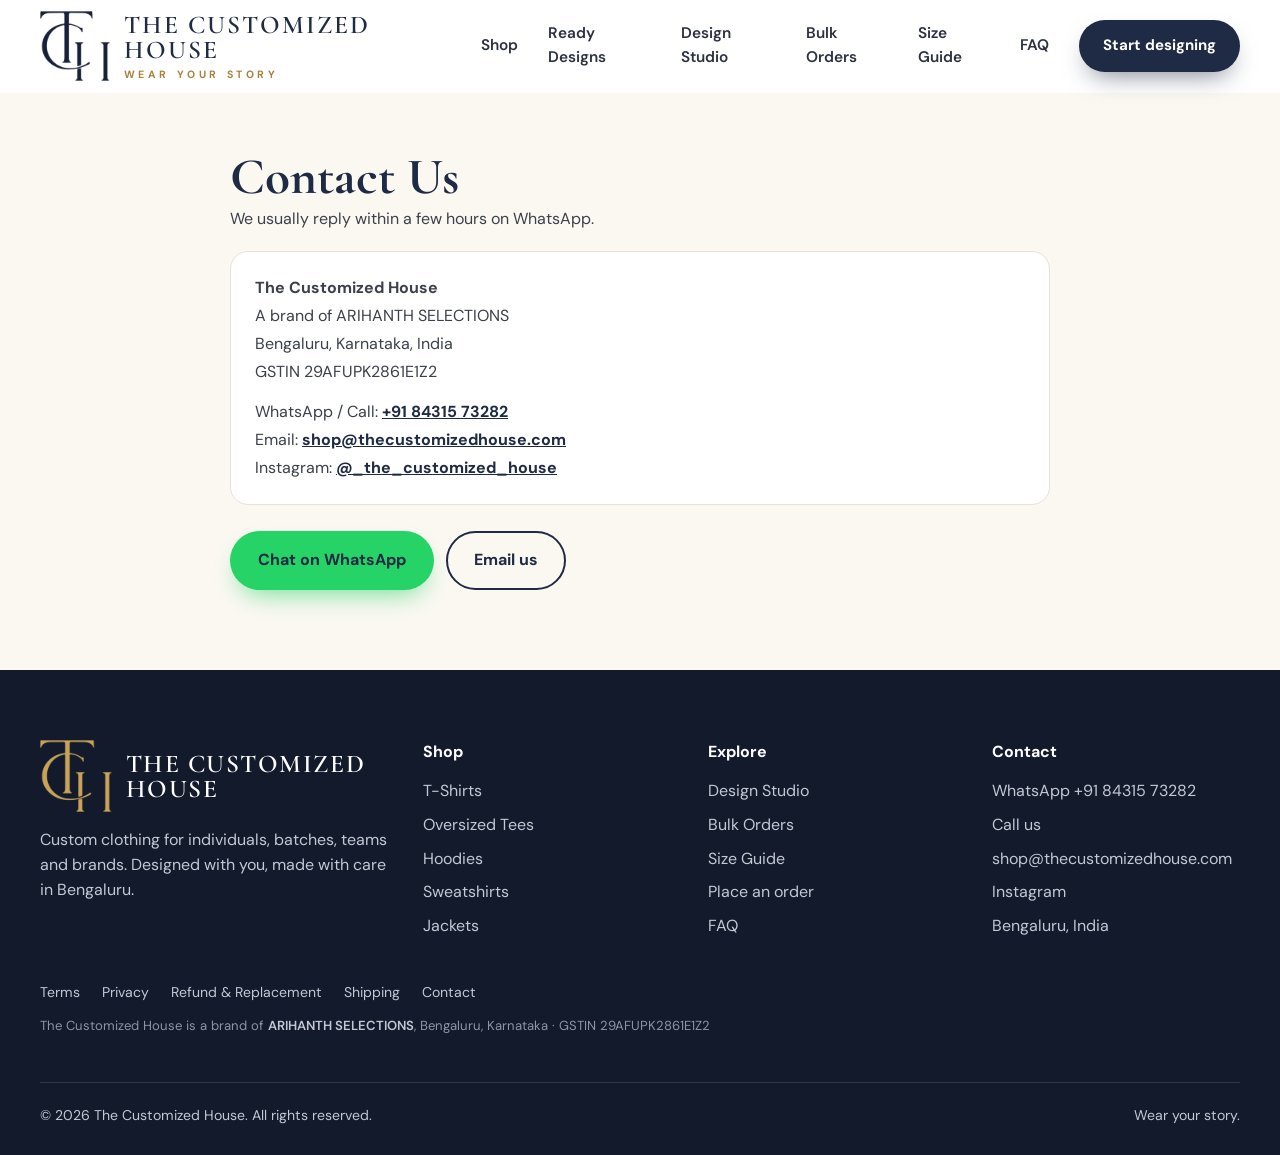
<file: contact.html>
<!DOCTYPE html>
<html lang="en" class="js">
<head>
<meta charset="UTF-8">
<meta name="viewport" content="width=device-width, initial-scale=1.0">
<title>Contact Us - The Customized House</title>
<meta name="description" content="Contact Us - The Customized House, a brand of ARIHANTH SELECTIONS, Bengaluru.">
<meta property="og:title" content="The Customized House - Wear Your Story">
<meta property="og:description" content="Custom clothing for individuals, batches, teams and brands. Design it live, see it before you pay.">
<meta property="og:image" content="assets/hero.jpg">
<meta name="theme-color" content="#1F2A44">
<link rel="icon" type="image/png" href="assets/favicon.png">
<link rel="preconnect" href="https://fonts.googleapis.com">
<link rel="preconnect" href="https://fonts.gstatic.com" crossorigin>
<link href="https://fonts.googleapis.com/css2?family=Cormorant+Garamond:ital,wght@0,500;0,600;1,500&family=DM+Sans:opsz,wght@9..40,400;9..40,500;9..40,600;9..40,700;9..40,800&display=swap" rel="stylesheet">
<link rel="stylesheet" href="css/style.css?v=20261115d">

<script src="js/pixel.js?v=20261116"></script>
</head>
<body>
<header id="hdr">
  <div class="container nav">
    <a href="index.html" class="brand" aria-label="The Customized House home">
      <img src="assets/logo-navy.png" alt="The Customized House logo">
      <div class="wm"><b>THE CUSTOMIZED HOUSE</b><span>WEAR YOUR STORY</span></div>
    </a>
    <nav class="links" id="links">
      <a href="shop.html">Shop</a>
      <a href="https://shop.thecustomizedhouse.com" target="_blank" rel="noopener">Ready Designs</a>
      <a href="studio.html">Design Studio</a>
      <a href="index.html#bulk">Bulk Orders</a>
      <a href="index.html#sizes">Size Guide</a>
      <a href="index.html#faq">FAQ</a>
      <a class="btn btn-primary" href="studio.html">Start designing</a>
    </nav>
    <button class="menu-btn" id="menuBtn" aria-label="Open menu"><span></span><span></span><span></span></button>
  </div>
</header>

<section class="policy">
  <div class="container">
    <h1>Contact Us</h1>
    
    
<p>We usually reply within a few hours on WhatsApp.</p>
<div class="box">
<p><b>The Customized House</b><br>A brand of ARIHANTH SELECTIONS<br>Bengaluru, Karnataka, India<br>GSTIN 29AFUPK2861E1Z2</p>
<p style="margin-top:12px">WhatsApp / Call: <a href="https://wa.me/918431573282" target="_blank" rel="noopener">+91 84315 73282</a><br>Email: <a href="mailto:shop@thecustomizedhouse.com">shop@thecustomizedhouse.com</a><br>Instagram: <a href="https://www.instagram.com/_the_customized_house" target="_blank" rel="noopener">@_the_customized_house</a></p>
</div>
<div class="acts"><a class="btn btn-wa" href="https://wa.me/918431573282?text=Hi%20The%20Customized%20House" target="_blank" rel="noopener">Chat on WhatsApp</a><a class="btn btn-ghost" href="mailto:shop@thecustomizedhouse.com">Email us</a></div>
  </div>
</section>

<footer>
  <div class="container">
    <div class="foot">
      <div>
        <div class="fb"><img src="assets/logo-gold.png" alt="The Customized House"><b>THE CUSTOMIZED<br>HOUSE</b></div>
        <p>Custom clothing for individuals, batches, teams and brands. Designed with you, made with care in Bengaluru.</p>
      </div>
      <div><h4>Shop</h4><a href="shop.html?c=tshirt">T-Shirts</a><a href="shop.html?c=oversized">Oversized Tees</a><a href="shop.html?c=hoodie">Hoodies</a><a href="shop.html?c=sweatshirt">Sweatshirts</a><a href="shop.html?c=jacket">Jackets</a></div>
      <div><h4>Explore</h4><a href="studio.html">Design Studio</a><a href="index.html#bulk">Bulk Orders</a><a href="index.html#sizes">Size Guide</a><a href="index.html#order">Place an order</a><a href="index.html#faq">FAQ</a></div>
      <div><h4>Contact</h4><a href="https://wa.me/918431573282" target="_blank" rel="noopener">WhatsApp +91 84315 73282</a><a href="tel:+918431573282">Call us</a><a href="mailto:shop@thecustomizedhouse.com?subject=Order%20enquiry%20-%20The%20Customized%20House">shop@thecustomizedhouse.com</a><a href="https://www.instagram.com/_the_customized_house" target="_blank" rel="noopener">Instagram</a><a>Bengaluru, India</a></div>
    </div>
    <div class="legal-links"><a href="terms.html">Terms</a><a href="privacy.html">Privacy</a><a href="refund-policy.html">Refund &amp; Replacement</a><a href="shipping-policy.html">Shipping</a><a href="contact.html">Contact</a></div>
    <p class="legal-entity">The Customized House is a brand of <b>ARIHANTH SELECTIONS</b>, Bengaluru, Karnataka &middot; GSTIN 29AFUPK2861E1Z2</p>
    <div class="foot-bottom"><span>© <span id="yr">2026</span> The Customized House. All rights reserved.</span><span>Wear your story.</span></div>
  </div>
</footer>
<script>
document.getElementById('menuBtn')&&document.getElementById('menuBtn').addEventListener('click',()=>document.getElementById('links').classList.toggle('open'));
document.getElementById('yr')&&(document.getElementById('yr').textContent=new Date().getFullYear());
</script>
</body>
</html>
</file>
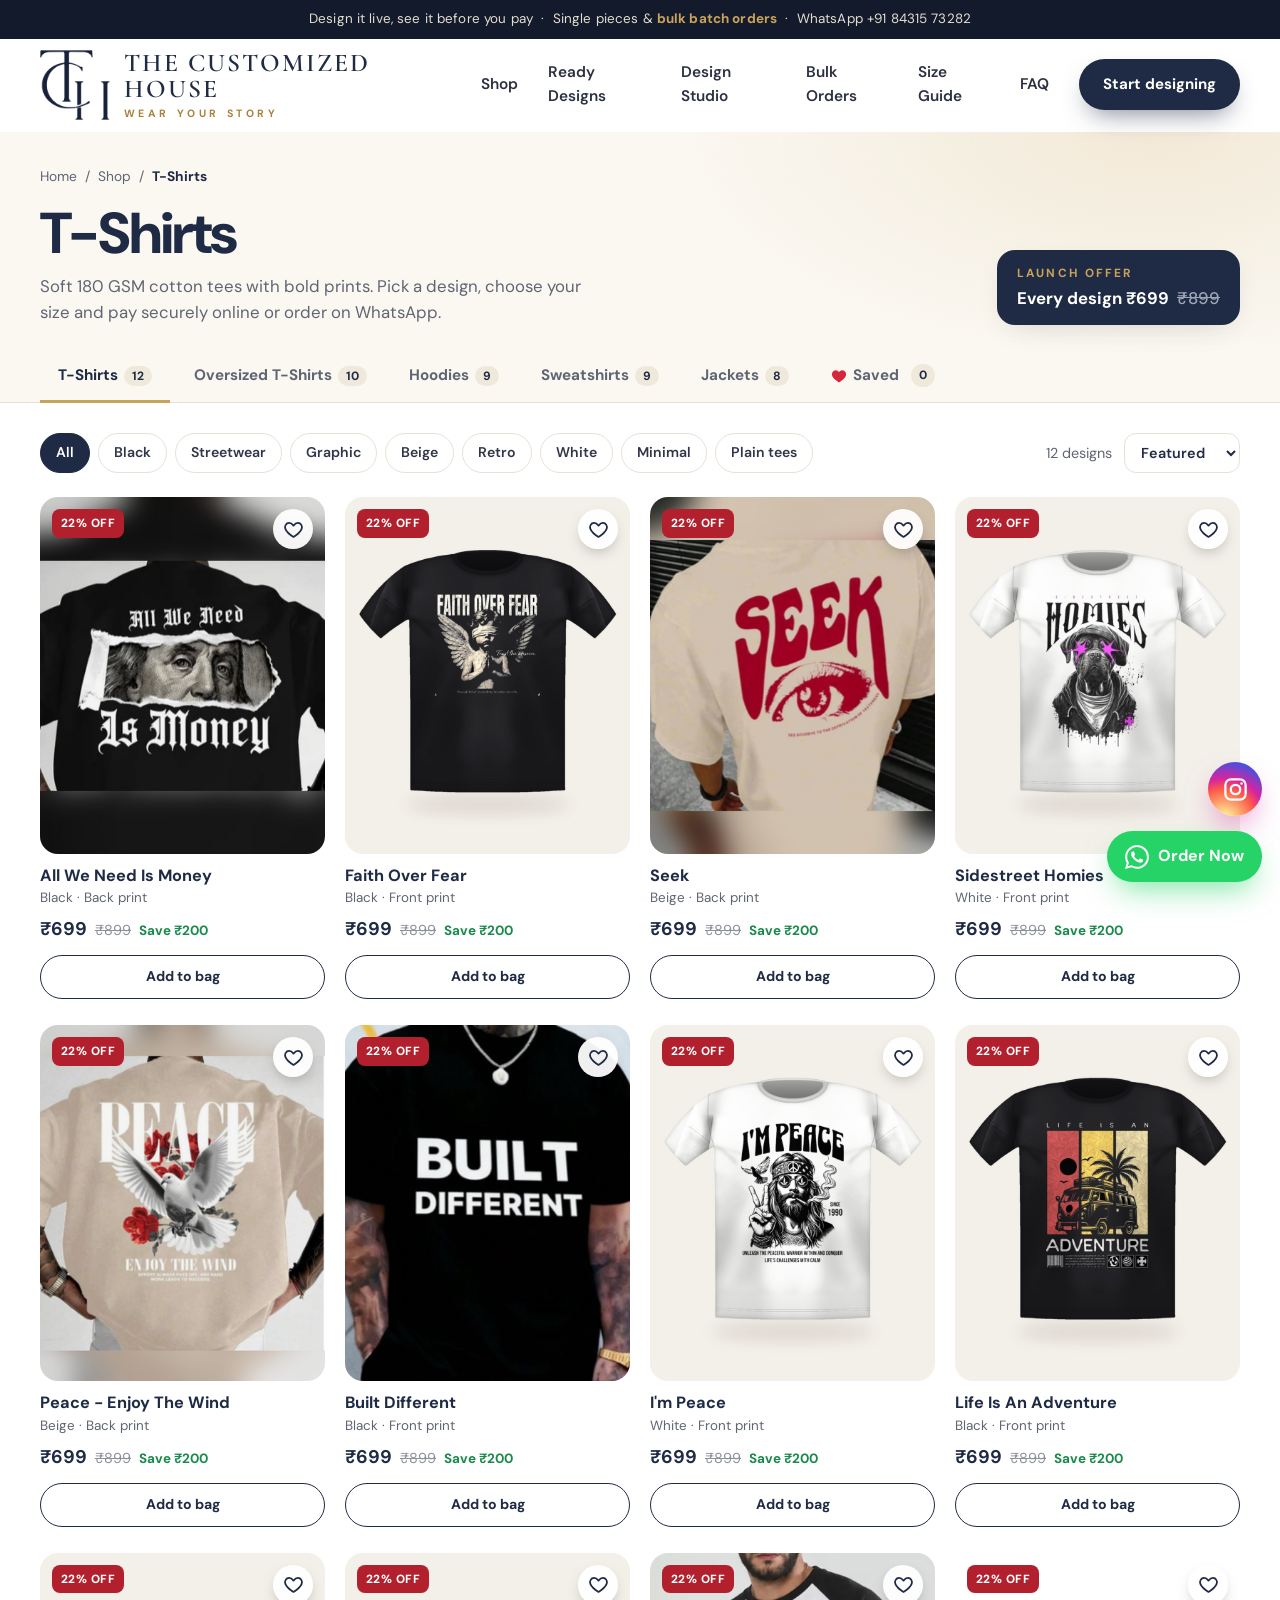
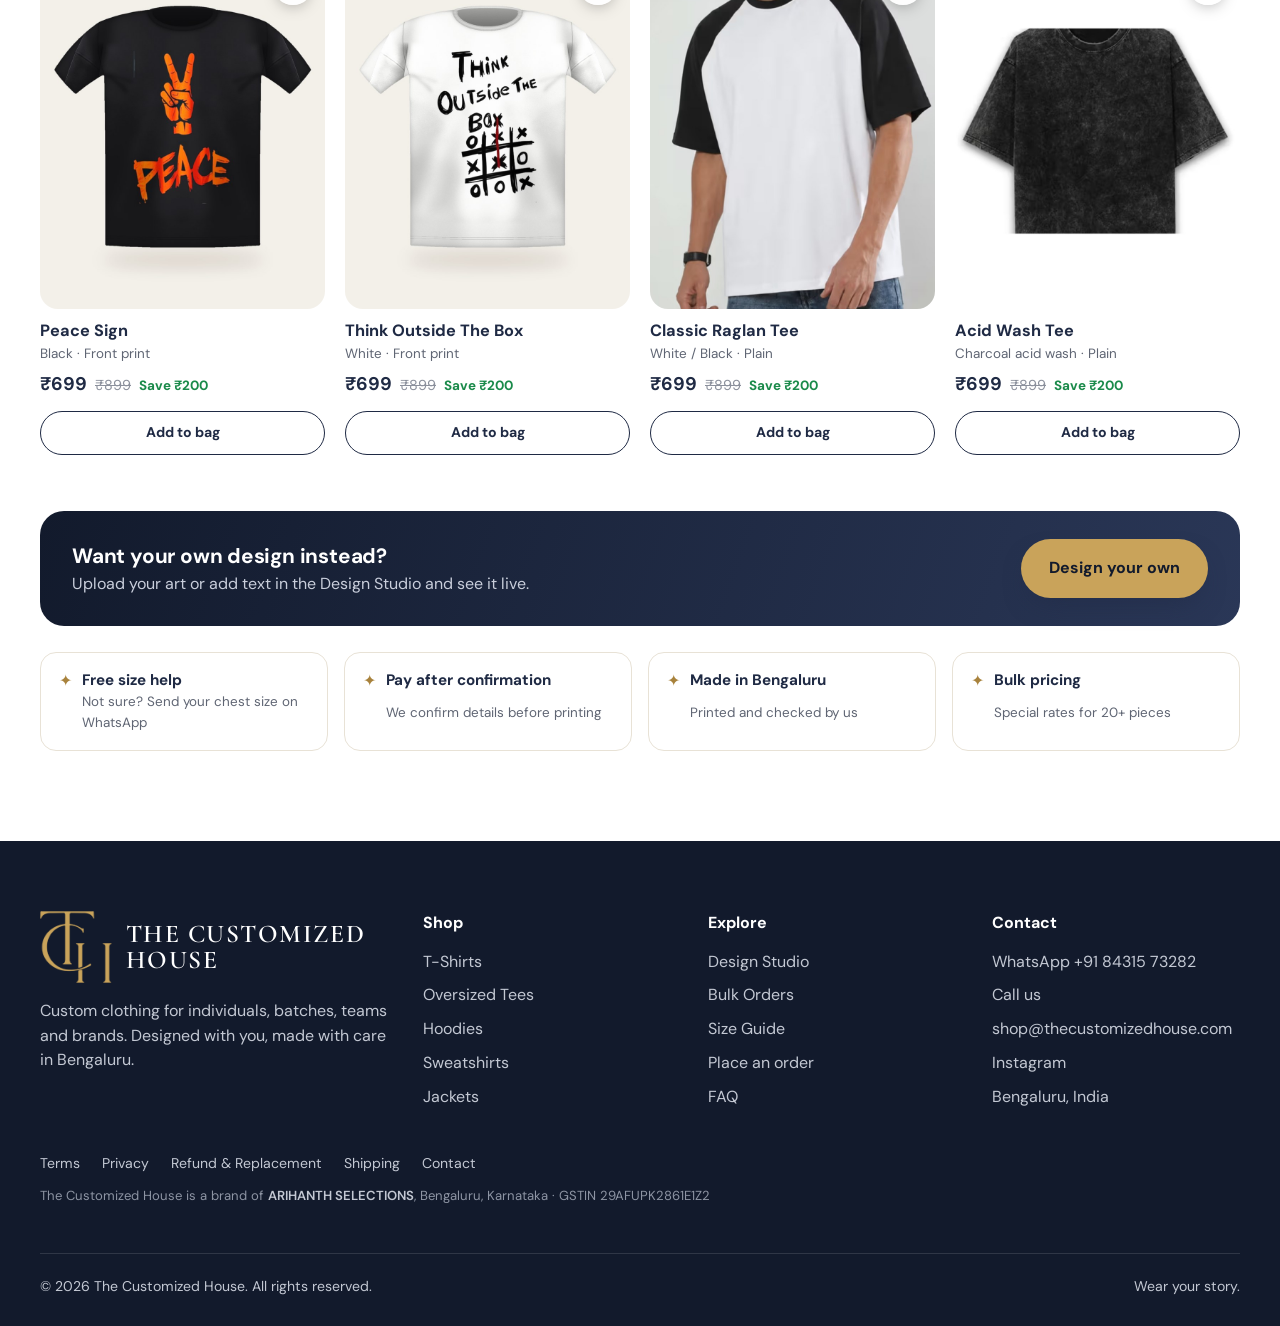
<file: live-try.html>
<!DOCTYPE html>
<html lang="en">
<head>
<meta charset="UTF-8">
<meta name="viewport" content="width=device-width, initial-scale=1.0, viewport-fit=cover">
<title>Live Try-On - The Customized House</title>
<meta name="description" content="Try The Customized House designs on yourself live with your camera.">
<meta name="theme-color" content="#121a2c">
<link rel="icon" type="image/png" href="assets/favicon.png">
<link rel="preconnect" href="https://fonts.googleapis.com">
<link rel="preconnect" href="https://fonts.gstatic.com" crossorigin>
<link href="https://fonts.googleapis.com/css2?family=DM+Sans:opsz,wght@9..40,400;9..40,600;9..40,700;9..40,800&display=swap" rel="stylesheet">
<style>
  *{box-sizing:border-box;margin:0;padding:0}
  html,body{height:100%;background:#0d111b;color:#fff;font-family:'DM Sans',Arial,sans-serif;overflow:hidden}
  button{font:inherit;cursor:pointer;border:0}
  .top{position:fixed;top:0;left:0;right:0;z-index:5;display:flex;align-items:center;gap:12px;padding:calc(env(safe-area-inset-top) + 12px) 16px 12px;background:linear-gradient(#0d111bcc,#0d111b00)}
  .top a{color:#fff;text-decoration:none;font-weight:700;font-size:.95rem;background:#ffffff1f;border-radius:999px;padding:8px 14px}
  .top .t{flex:1;min-width:0}
  .top .t b{display:block;font-size:1rem;white-space:nowrap;overflow:hidden;text-overflow:ellipsis}
  .top .t span{font-size:.78rem;color:#C9A35A;font-weight:700;letter-spacing:.08em;text-transform:uppercase}
  .stage{position:fixed;inset:0;display:grid;place-items:center}
  canvas#view{position:fixed;inset:0;width:100vw;height:100vh;height:100dvh;background:#0d111b}
  video{position:fixed;width:2px;height:2px;opacity:0;pointer-events:none}
  .count{position:fixed;inset:0;z-index:6;display:grid;place-items:center;font-size:9rem;font-weight:800;color:#fff;text-shadow:0 6px 30px #0009;pointer-events:none}
  .count:empty{display:none}
  .flash{position:fixed;inset:0;z-index:7;background:#fff;opacity:0;pointer-events:none;transition:opacity .35s}
  .review{position:fixed;inset:0;z-index:8;background:#0d111b;display:grid;grid-template-rows:auto 1fr auto;gap:12px;padding:calc(env(safe-area-inset-top) + 12px) 16px calc(env(safe-area-inset-bottom) + 16px)}
  .rtop{display:grid;gap:10px;justify-items:center}.rtop b{font-size:1.1rem}
  .segs{display:flex;gap:8px;flex-wrap:wrap;justify-content:center}
  .step{font-weight:800;font-size:.95rem;background:#ffffff1f;border-radius:999px;padding:8px 16px}
  .review[hidden]{display:none}
  .review img{width:100%;height:100%;object-fit:contain;min-height:0;border-radius:16px}
  .review .acts{padding-top:2px}
  .hint{position:fixed;left:50%;top:84px;transform:translateX(-50%);z-index:5;background:#121a2ce6;border:1px solid #ffffff22;border-radius:999px;padding:9px 16px;font-size:.88rem;font-weight:600;white-space:nowrap;max-width:calc(100% - 32px);overflow:hidden;text-overflow:ellipsis}
  .hint:empty{display:none}
  .bar{position:fixed;left:0;right:0;bottom:0;z-index:5;padding:14px 16px calc(env(safe-area-inset-bottom) + 16px);background:linear-gradient(#0d111b00,#0d111bf0 40%);display:grid;gap:12px;justify-items:center}
  .seg{display:flex;background:#ffffff1f;border-radius:999px;padding:4px}
  .seg button{background:none;color:#fff;font-weight:700;font-size:.9rem;padding:8px 18px;border-radius:999px}
  .seg button.on{background:#fff;color:#121a2c}
  .acts{display:flex;gap:10px;flex-wrap:wrap;justify-content:center}
  .btn{display:inline-flex;align-items:center;justify-content:center;gap:8px;border-radius:999px;font-weight:800;font-size:.95rem;padding:13px 22px;text-decoration:none}
  .btn-gold{background:#C9A35A;color:#121a2c}
  .btn-light{background:#fff;color:#121a2c}
  .btn-ghost{background:#ffffff1f;color:#fff}
  .gate{position:fixed;inset:0;z-index:10;display:grid;place-items:center;padding:24px;background:#0d111b}
  .gate[hidden]{display:none}
  .gate .card{max-width:420px;text-align:center}
  .gate img{width:170px;height:200px;object-fit:cover;border-radius:18px;margin-bottom:18px}
  .gate h1{font-size:1.6rem;line-height:1.2;margin-bottom:10px}
  .gate p{color:#c3c8d3;line-height:1.55;font-size:.95rem;margin-bottom:8px}
  .gate ul{text-align:left;color:#c3c8d3;font-size:.9rem;line-height:1.7;margin:12px 0 18px 18px}
  .gate .btn{width:100%;margin-top:6px}
  .gate .small{font-size:.78rem;color:#8d94a3;margin-top:12px}
  .err{color:#ffb4ab!important}
  .spin{width:44px;height:44px;border-radius:50%;border:3px solid #ffffff33;border-top-color:#C9A35A;animation:sp 1s linear infinite;margin:0 auto 14px}
  @keyframes sp{to{transform:rotate(360deg)}}
</style>
<script src="js/pixel.js?v=20261116"></script>
</head>
<body>
<div class="top"><a href="shop.html" id="back">&larr; Shop</a><div class="t"><span>Live try-on</span><b id="pname">The Customized House</b></div></div>
<div class="stage"><canvas id="view" width="720" height="1280"></canvas></div>
<video id="cam" playsinline muted autoplay></video>
<div class="count" id="count"></div><div class="flash" id="flash"></div>
<div class="review" id="review" hidden>
  <div class="rtop"><b>Your look</b><div class="segs">
    <div class="seg" id="rside"><button data-v="front" class="on">Front</button><button data-v="back">Back</button></div>
    <div class="seg" id="rbg"><button data-b="room" class="on">My room</button><button data-b="studio">Studio</button></div></div></div>
  <img id="rimg" alt="You wearing this design">
  <div class="acts"><button class="btn btn-ghost" id="retake">Retake</button><button class="btn btn-light" id="share">Save / share</button><a class="btn btn-gold" id="buy2" href="shop.html">Buy this design</a></div>
</div>
<div class="hint" id="hint"></div>
<div class="bar">
  <div class="step" id="step">Front photo · 1 of 2</div>
  <div class="acts">
    <button class="btn btn-light" id="snap">📸 Capture now</button>
    <a class="btn btn-gold" id="buy" href="shop.html">Buy this design</a>
  </div>
</div>

<div class="gate" id="gate">
  <div class="card">
    <img id="gimg" alt="">
    <h1>See it on you</h1>
    <p>Your camera takes a front and back photo and dresses you in this design.</p>
    <ul>
      <li>Prop your phone up at chest height (or ask a friend to hold it)</li>
      <li>Step back about 2 metres so you are in view from head to waist</li>
      <li>Hold still: it takes your front photo by itself, then asks you to turn around for the back</li>
      <li>Good light, and only one person in the frame</li>
    </ul>
    <button class="btn btn-gold" id="start">Start camera</button>
    <p class="small">Your camera stays on your device. Nothing is recorded or uploaded.</p>
    <p class="err" id="gerr" hidden></p>
  </div>
</div>

<script src="js/catalog.js?v=20261115e"></script>
<script src="js/mockup.js?v=20261115e"></script>
<script type="module">
const $ = s => document.querySelector(s);
const CATS = window.TCH_CATEGORIES, CAT = window.TCH_CATALOG, M = window.TCHMock;
const qs = new URLSearchParams(location.search);
const id = qs.get('id');
let prod = null;
for (const [k, l] of Object.entries(CAT)) { const p = l.find(x => x.id === id); if (p) { prod = { ...p, cat: k }; break; } }
if (!prod || !prod.art) { location.replace('shop.html'); }

const COLOR = { black: '#1B1B1E', white: '#F2F2F0', beige: '#D8C6A6', charcoal: '#3A3C42', navy: '#1F2A44', grey: '#BDBDBD' };
const colour = (() => { const c = (prod.colour || 'black').toLowerCase(); for (const k in COLOR) if (c.includes(k)) return COLOR[k]; return COLOR.black; })();
const backPrint = /back/i.test(prod.print) && !/front/i.test(prod.print);
const kind = CATS[prod.cat].name.replace(/s$/, '');
$('#pname').textContent = prod.name + ' ' + kind;
$('#gimg').src = prod.img; $('#gimg').alt = prod.name;
const shopLink = `shop.html?c=${prod.cat}#${prod.id}`;
$('#buy').href = shopLink; $('#buy2').href = shopLink; $('#back').href = shopLink;

/* garment anchors in mockup space (1000 x 1240): shoulder seams, hem, top cut-off (hides the hood), length below the hips */
const FIT = {
  tshirt:     { L: [225, 295], R: [775, 295], hem: 1040, cut: 0,   below: 0.10 },
  oversized:  { L: [230, 305], R: [770, 305], hem: 1062, cut: 0,   below: 0.16 },
  hoodie:     { L: [230, 320], R: [770, 320], hem: 1090, cut: 245, below: 0.08 },
  sweatshirt: { L: [225, 310], R: [775, 310], hem: 1095, cut: 0,   below: 0.08 },
  jacket:     { L: [230, 320], R: [770, 320], hem: 1090, cut: 245, below: 0.08 }
};
const fit = FIT[prod.cat];
const GCX = (fit.L[0] + fit.R[0]) / 2, SEAM = (fit.L[1] + fit.R[1]) / 2;

/* render the garment once per side with the mockup engine, and measure its outline row by row */
const art = new Image(); art.src = prod.art;
const garments = {}, profiles = {};
async function garment(view) {
  if (garments[view]) return garments[view];
  await art.decode().catch(() => {});
  const c = document.createElement('canvas'); c.width = M.W; c.height = M.H;
  const printHere = backPrint ? view === 'back' : view === 'front';
  await M.render(c.getContext('2d'), {
    product: prod.cat, view, color: colour, backdrop: 'none',
    drawPrint: printHere ? (ctx, a) => {
      const s = Math.min(a[2] / art.naturalWidth, a[3] / art.naturalHeight);
      const w = art.naturalWidth * s, h = art.naturalHeight * s;
      ctx.drawImage(art, a[0] + (a[2] - w) / 2, a[1] + (a[3] - h) * 0.12, w, h);
    } : null
  });
  const x = c.getContext('2d');
  if (fit.cut) { x.clearRect(0, 0, M.W, fit.cut);
    x.globalCompositeOperation = 'destination-out'; const gr = x.createLinearGradient(0, fit.cut, 0, fit.cut + 45);
    gr.addColorStop(0, 'rgba(0,0,0,1)'); gr.addColorStop(1, 'rgba(0,0,0,0)'); x.fillStyle = gr; x.fillRect(0, fit.cut, M.W, 45); x.globalCompositeOperation = 'source-over'; }
  // outline: left/right edge of the garment on every row, and its top and bottom
  const d = x.getImageData(0, 0, M.W, M.H).data, gl = new Float32Array(M.H), gr = new Float32Array(M.H);
  let top = -1, bot = -1;
  for (let y = 0; y < M.H; y++) {
    let l = -1, r = -1;
    for (let i = 0; i < M.W; i++) if (d[(y * M.W + i) * 4 + 3] > 60) { l = i; break; }
    if (l >= 0) { for (let i = M.W - 1; i >= 0; i--) if (d[(y * M.W + i) * 4 + 3] > 60) { r = i; break; } if (top < 0) top = y; bot = y; }
    gl[y] = l < 0 ? GCX : GCX - l; gr[y] = r < 0 ? 0 : r - GCX;
  }
  const torsoHalf = (gl[Math.round(fit.hem * 0.85)] + gr[Math.round(fit.hem * 0.85)]) / 2;
  profiles[view] = { gl, gr, top, bot, torsoHalf };
  garments[view] = c; return c;
}
let view = 'front';
const ready = Promise.all([garment('front'), garment('back')]);

/* canvases: "work" is the camera frame at full size (not mirrored), "view" is the full-screen display */
const cv = $('#view'), cx = cv.getContext('2d');
const work = document.createElement('canvas'), wx = work.getContext('2d');
const layer = document.createElement('canvas'), lx = layer.getContext('2d');
const shade = document.createElement('canvas'), shx = shade.getContext('2d');
const shape = document.createElement('canvas'), shapeX = shape.getContext('2d');
const mk = document.createElement('canvas'), mkx = mk.getContext('2d');
const mk2 = document.createElement('canvas'), mk2x = mk2.getContext('2d');
const FILTER = (() => { try { const t = document.createElement('canvas').getContext('2d'); t.filter = 'blur(2px)'; return t.filter === 'blur(2px)'; } catch (e) { return false; } })();
function size(c, w, h) { if (c.width !== w || c.height !== h) { c.width = w; c.height = h; } }
const sm = {};
function smooth(key, p, a = 0.5) { const o = sm[key]; if (!o) return (sm[key] = { ...p }); for (const k in p) o[k] += (p[k] - o[k]) * a; return o; }
const N = 36, widths = { l: new Float32Array(N + 1), r: new Float32Array(N + 1), ok: false };

function maskAt(m, W, H) {
  const fx = m.w / W, fy = m.h / H;
  return (x, y) => { const mx = Math.round(x * fx), my = Math.round(y * fy); if (mx < 0 || my < 0 || mx >= m.w || my >= m.h) return -1; return m.data[my * m.w + mx]; };
}
/* distance from point p along direction (ux,uy) until the body outline ends */
function walk(at, p, ux, uy, max, step) {
  let d = 0; while (d < max) { const v = at(p.x + ux * (d + step), p.y + uy * (d + step)); if (v < 0.5) break; d += step; } return d;
}
function buildMask(m) {
  const st = Math.max(1, Math.round(m.w / 360)), w = Math.floor(m.w / st), h = Math.floor(m.h / st);
  size(mk, w, h); const id = mkx.createImageData(w, h), d = id.data;
  for (let y = 0; y < h; y++) for (let x = 0; x < w; x++) {
    const v = m.data[(y * st) * m.w + x * st], i = (y * w + x) * 4;
    d[i] = d[i + 1] = d[i + 2] = 255; d[i + 3] = v > 0.4 ? 255 : v * 500;
  }
  mkx.putImageData(id, 0, 0);
  size(mk2, w, h); mk2x.clearRect(0, 0, w, h);
  if (FILTER) { mk2x.filter = 'blur(1.5px)'; for (let k = 0; k < 3; k++) mk2x.drawImage(mk, 0, 0); mk2x.filter = 'none'; }   // soft edge, grown slightly
  else for (const [ox, oy] of [[0, 0], [1, 0], [-1, 0], [0, -1]]) mk2x.drawImage(mk, ox, oy);
  return mk2;
}

/* put the garment on the person in the work canvas. Returns the torso centre (for framing) or null */
let tooClose = false;
function dress(lm, mask, W, H, flip) {
  const g = garments[view], pf = profiles[view];
  if (!lm || !g) return null;
  const P = i => ({ x: lm[i].x * W, y: lm[i].y * H, v: lm[i].visibility ?? 1 });
  let a = P(11), b = P(12);
  if (a.v < 0.5 || b.v < 0.5) return null;
  if (a.x > b.x) [a, b] = [b, a];
  const S = smooth('sh', { ax: a.x, ay: a.y, bx: b.x, by: b.y });
  const dx = S.bx - S.ax, dy = S.by - S.ay, sw = Math.hypot(dx, dy);
  if (sw < 20) return null;
  const u = { x: dx / sw, y: dy / sw }, n = { x: -u.y, y: u.x };
  const jm = { x: (S.ax + S.bx) / 2, y: (S.ay + S.by) / 2 };
  const at = mask ? maskAt(mask, W, H) : null, step = mask ? Math.max(1, W / mask.w) : 1;

  // shoulder line: the top of the shoulders from the body outline, so no real shirt shows above the seams
  let lift = sw * 0.08;
  if (at) {
    const t1 = walk(at, { x: S.ax + u.x * sw * 0.08, y: S.ay + u.y * sw * 0.08 }, -n.x, -n.y, sw * 0.5, step);
    const t2 = walk(at, { x: S.bx - u.x * sw * 0.08, y: S.by - u.y * sw * 0.08 }, -n.x, -n.y, sw * 0.5, step);
    const t = Math.min(t1, t2); if (t > sw * 0.02 && t < sw * 0.3) lift = t + sw * 0.02;
  }
  lift = smooth('lift', { v: lift }, 0.3).v;
  const mid = { x: jm.x - n.x * lift, y: jm.y - n.y * lift };

  // length: shoulders to hips, plus the style's length below the hips
  const h1 = P(23), h2 = P(24); let torso; tooClose = false;
  if (h1.v > 0.45 && h2.v > 0.45) torso = Math.hypot((h1.x + h2.x) / 2 - jm.x, (h1.y + h2.y) / 2 - jm.y) + lift;
  else { torso = sw * 1.4 + lift; tooClose = true; }
  torso = smooth('torso', { v: torso }, 0.3).v;
  const sy = torso * (1 + fit.below) / (fit.hem - SEAM);
  const sx = sw * 1.12 / (fit.R[0] - fit.L[0]);            // width from the shoulders alone

  // width: measure the body outline on each row and stretch that row of the garment to match
  const top = Math.max(pf.top, 0), bot = pf.bot, rows = (bot - top) / N;
  for (let i = 0; i <= N; i++) {
    const gy = Math.min(top + i * rows, M.H - 1), gyi = Math.round(gy);
    const gH = Math.max((pf.gl[gyi] + pf.gr[gyi]) / 2, 1);
    const sleeve = gH > pf.torsoHalf * 1.12;
    const d = (gy - SEAM) * sy, c = { x: mid.x + n.x * d, y: mid.y + n.y * d };
    let sl = sx, sr = sx;
    if (at && d > sw * 0.1) {
      const ml = walk(at, c, -u.x, -u.y, sw * 1.6, step) * 1.06, mr = walk(at, c, u.x, u.y, sw * 1.6, step) * 1.06;
      if (ml > 0 && mr > 0) {
        sl = ml / gH; sr = mr / gH;
        if (sleeve) { sl = Math.max(sl, sx); sr = Math.max(sr, sx); }   // keep sleeves on the arms
      }
    }
    sl = Math.min(Math.max(sl, sx * 0.85), sx * 1.4); sr = Math.min(Math.max(sr, sx * 0.85), sx * 1.4);
    if (!widths.ok) { widths.l[i] = sl; widths.r[i] = sr; }
    else { widths.l[i] += (sl - widths.l[i]) * 0.35; widths.r[i] += (sr - widths.r[i]) * 0.35; }
  }
  widths.ok = true;
  // smooth the width profile down the body so the side seams run in clean curves
  let WL = Float32Array.from(widths.l), WR = Float32Array.from(widths.r);
  for (let pass = 0; pass < 3; pass++) {
    const a = new Float32Array(N + 1), b = new Float32Array(N + 1);
    for (let i = 0; i <= N; i++) { let sa = 0, sb = 0, w = 0;
      for (let k = -2; k <= 2; k++) { const j = Math.min(Math.max(i + k, 0), N), wt = 3 - Math.abs(k); sa += WL[j] * wt; sb += WR[j] * wt; w += wt; }
      a[i] = sa / w; b[i] = sb / w; }
    WL = a; WR = b;
  }

  // draw the garment as a smooth mesh (left and right half). Mirror view: print reads correctly on screen
  size(layer, W, H); lx.setTransform(1, 0, 0, 1, 0, 0); lx.globalCompositeOperation = 'source-over'; lx.globalAlpha = 1; lx.clearRect(0, 0, W, H);
  const sg = flip ? -1 : 1;
  const map = (gx, gy, s) => { const d = (gy - SEAM) * sy, o = (gx - GCX) * s * sg; return [mid.x + u.x * o + n.x * d, mid.y + u.y * o + n.y * d]; };
  const tri = (S0, S1, S2, D0, D1, D2) => {
    const [u0, v0] = S0, [u1, v1] = S1, [u2, v2] = S2;
    const den = u0 * (v1 - v2) + u1 * (v2 - v0) + u2 * (v0 - v1); if (!den) return;
    const [x0, y0] = D0, [x1, y1] = D1, [x2, y2] = D2;
    const A = (x0 * (v1 - v2) + x1 * (v2 - v0) + x2 * (v0 - v1)) / den, C = (x0 * (u2 - u1) + x1 * (u0 - u2) + x2 * (u1 - u0)) / den;
    const E = (x0 * (u1 * v2 - u2 * v1) + x1 * (u2 * v0 - u0 * v2) + x2 * (u0 * v1 - u1 * v0)) / den;
    const B = (y0 * (v1 - v2) + y1 * (v2 - v0) + y2 * (v0 - v1)) / den, D = (y0 * (u2 - u1) + y1 * (u0 - u2) + y2 * (u1 - u0)) / den;
    const F = (y0 * (u1 * v2 - u2 * v1) + y1 * (u2 * v0 - u0 * v2) + y2 * (u0 * v1 - u1 * v0)) / den;
    const cx0 = (x0 + x1 + x2) / 3, cy0 = (y0 + y1 + y2) / 3, gr = (x, y) => { const dx = x - cx0, dy = y - cy0, l = Math.hypot(dx, dy) || 1; return [x + dx / l * 0.8, y + dy / l * 0.8]; };
    lx.save(); lx.setTransform(1, 0, 0, 1, 0, 0); lx.beginPath();
    lx.moveTo(...gr(x0, y0)); lx.lineTo(...gr(x1, y1)); lx.lineTo(...gr(x2, y2)); lx.closePath(); lx.clip();
    lx.setTransform(A, B, C, D, E, F);
    const bx = Math.max(Math.min(u0, u1, u2) - 2, 0), by = Math.max(Math.min(v0, v1, v2) - 2, 0);
    const bw = Math.min(Math.max(u0, u1, u2) + 2, M.W) - bx, bh = Math.min(Math.max(v0, v1, v2) + 2, M.H) - by;
    if (bw > 0 && bh > 0) lx.drawImage(g, bx, by, bw, bh, bx, by, bw, bh);
    lx.restore();
  };
  for (let i = 0; i < N; i++) {
    const y0 = top + i * rows, y1 = top + (i + 1) * rows;
    for (const half of ['L', 'R']) {
      const bodyLeft = (half === 'L') === (sg > 0);
      const s0 = bodyLeft ? WL[i] : WR[i], s1 = bodyLeft ? WL[i + 1] : WR[i + 1];
      const xa = half === 'L' ? 0 : GCX, xb = half === 'L' ? GCX : M.W;
      const p00 = map(xa, y0, s0), p10 = map(xb, y0, s0), p01 = map(xa, y1, s1), p11 = map(xb, y1, s1);
      tri([xa, y0], [xb, y0], [xa, y1], p00, p10, p01);
      tri([xb, y0], [xb, y1], [xa, y1], p10, p11, p01);
    }
  }
  lx.drawImage(layer, 0, 0); lx.drawImage(layer, 0, 0);    // fill the hairline seams between mesh pieces
  size(shape, W, H); shapeX.clearRect(0, 0, W, H); shapeX.drawImage(layer, 0, 0);

  // room lighting: soft light and shadow from the camera picture so the fabric sits in the same light
  if (FILTER) {
    const w4 = Math.round(W / 4), h4 = Math.round(H / 4); size(shade, w4, h4);
    shx.filter = 'grayscale(1) blur(4px) contrast(1.2) brightness(1.5)'; shx.drawImage(work, 0, 0, w4, h4); shx.filter = 'none';
    lx.globalAlpha = 0.4;
    lx.globalCompositeOperation = 'multiply'; lx.drawImage(shade, 0, 0, W, H);
    lx.globalAlpha = 1; lx.globalCompositeOperation = 'destination-in'; lx.drawImage(shape, 0, 0);
  }

  // forearms and hands in front of the garment stay visible
  lx.globalCompositeOperation = 'destination-out'; lx.fillStyle = '#000'; lx.lineCap = 'round';
  for (const [e, w] of [[13, 15], [14, 16]]) {
    const E = P(e), Wr = P(w); if (E.v < 0.5 || Wr.v < 0.5) continue;
    const ex = Wr.x + (Wr.x - E.x) * 0.3, ey = Wr.y + (Wr.y - E.y) * 0.3;
    lx.lineWidth = sw * 0.24; lx.beginPath(); lx.moveTo(E.x + (Wr.x - E.x) * 0.2, E.y + (Wr.y - E.y) * 0.2); lx.lineTo(ex, ey); lx.stroke();
  }
  // clip to this person's outline: nothing floating in the air or drawn over other people
  if (mask) {
    lx.globalCompositeOperation = 'destination-in'; lx.imageSmoothingEnabled = true; lx.drawImage(buildMask(mask), 0, 0, W, H);
  }
  lx.globalCompositeOperation = 'source-over';
  wx.drawImage(layer, 0, 0);
  return { x: mid.x, y: mid.y + n.y * torso * 0.45, sw };
}

/* show the work canvas full screen, mirrored, cropped to keep the person centred */
const frame = smooth('frame', { x: 0.5, y: 0.5, z: 1 });
function present(W, H, focus, mirror) {
  const dpr = Math.min(window.devicePixelRatio || 1, 2), SW = Math.round(innerWidth * dpr), SH = Math.round(innerHeight * dpr);
  size(cv, SW, SH);
  const cover = Math.max(SW / W, SH / H);
  const vw = SW / cover, vh = SH / cover;
  const f = smooth('frame', focus ? { x: focus.x / W, y: focus.y / H, z: 1 } : { x: frame.x, y: frame.y, z: 1 }, 0.08);
  const sxp = Math.min(Math.max(f.x * W - vw / 2, 0), W - vw), syp = Math.min(Math.max(f.y * H - vh / 2, 0), H - vh);
  cx.setTransform(1, 0, 0, 1, 0, 0); cx.fillStyle = '#0d111b'; cx.fillRect(0, 0, SW, SH);
  if (mirror) cx.setTransform(-1, 0, 0, 1, SW, 0);
  cx.drawImage(work, sxp, syp, vw, vh, 0, 0, SW, SH);
  cx.setTransform(1, 0, 0, 1, 0, 0);
}

/* one full frame: camera picture + garment */
function render(src, W, H, hit, mirror) {
  size(work, W, H); wx.drawImage(src, 0, 0, W, H);
  const focus = hit ? dress(hit.lm, hit.mask, W, H, mirror) : null;
  present(W, H, focus, mirror);
  return !!focus;
}

/* pick one person and stay locked on them */
let lockX = null;
function pick(r) {
  const L = r.landmarks || []; let best = -1, score = -1e9;
  L.forEach((lm, i) => {
    const a = lm[11], b = lm[12]; if (!a || !b || (a.visibility ?? 1) < 0.5 || (b.visibility ?? 1) < 0.5) return;
    const mx = (a.x + b.x) / 2, w = Math.abs(a.x - b.x);
    const sc = lockX !== null ? -Math.abs(mx - lockX) * 3 + w : w - Math.abs(mx - 0.5) * 0.8;
    if (sc > score) { score = sc; best = i; }
  });
  if (best < 0) return null;
  const lm = L[best], mx = (lm[11].x + lm[12].x) / 2;
  if (lockX !== null && Math.abs(mx - lockX) > 0.18) { for (const k in sm) if (k !== 'frame') delete sm[k]; widths.ok = false; }
  lockX = mx;
  let mask = null; const m = r.segmentationMasks && r.segmentationMasks[best];
  if (m) { try { mask = { data: new Float32Array(m.getAsFloat32Array()), w: m.width, h: m.height }; } catch (e) {} }
  return { lm, mask };
}

/* MediaPipe pose + body outline, runs fully in the browser */
const MP = 'https://cdn.jsdelivr.net/npm/@mediapipe/tasks-vision@0.10.14';
async function makeLandmarker(mode) {
  const vision = await import(MP);
  const fileset = await vision.FilesetResolver.forVisionTasks(MP + '/wasm');
  const opts = m => ({ baseOptions: { modelAssetPath: 'https://storage.googleapis.com/mediapipe-models/pose_landmarker/pose_landmarker_full/float16/1/pose_landmarker_full.task', delegate: m },
    runningMode: mode, numPoses: 2, outputSegmentationMasks: true, minPoseDetectionConfidence: 0.5, minTrackingConfidence: 0.5 });
  try { return await vision.PoseLandmarker.createFromOptions(fileset, opts('GPU')); }
  catch (e) { return await vision.PoseLandmarker.createFromOptions(fileset, opts('CPU')); }
}

const hint = t => { $('#hint').textContent = t; };
let landmarker = null, video = $('#cam'), lastT = -1, lastSeen = 0;
async function start() {
  const btn = $('#start'), err = $('#gerr'); err.hidden = true;
  btn.disabled = true; btn.innerHTML = '<span class="spin" style="width:18px;height:18px;margin:0;border-width:2px"></span> Starting...';
  try {
    const stream = await navigator.mediaDevices.getUserMedia({ video: { facingMode: 'user', width: { ideal: 1920 }, height: { ideal: 1080 } }, audio: false });
    video.srcObject = stream; await video.play();
    await ready;
    landmarker = await makeLandmarker('VIDEO');
    $('#gate').hidden = true;
    resetCapture();
    loop();
  } catch (e) {
    btn.disabled = false; btn.textContent = 'Try again';
    err.hidden = false;
    err.textContent = (e && e.name === 'NotAllowedError') ? 'Camera access was blocked. Allow camera access for this site in your browser settings, then try again.'
      : 'Live try-on could not start on this device. Try the latest Chrome or Safari, or open the site on your phone.';
  }
}
function loop() {
  if (phase !== 'done' && video.readyState >= 2 && landmarker && video.videoWidth) {
    const t = performance.now();
    if (t !== lastT) {
      lastT = t; let hit = null;
      const r = landmarker.detectForVideo(video, t); hit = pick(r);
      const k = Math.min(1, 1280 / Math.max(video.videoWidth, video.videoHeight));   // cap work size for smooth frame rate
      const ok = render(video, Math.round(video.videoWidth * k), Math.round(video.videoHeight * k), hit, true);
      if (r.close) r.close();
      if (ok) lastSeen = t; else if (t - lastSeen > 1500) lockX = null;
      autoCapture(hit, ok, t);
    }
  }
  requestAnimationFrame(loop);
}
$('#start').addEventListener('click', start);

/* guided capture: front photo, then back photo, taken automatically once the person holds still */
let phase = 'front', shots = {}, steady = [], countEnd = 0, readyAt = 0, seenSince = 0, lastHit = null;
const FRONT_HINT = 'Step back until you are in view from head to waist, then hold still';
const BACK_HINT = 'Now turn around so your back faces the camera';
function setPhase(p) {
  phase = p; steady = []; countEnd = 0; seenSince = 0;
  view = p === 'back' ? 'back' : 'front';
  $('#step').textContent = p === 'back' ? 'Back photo · 2 of 2' : 'Front photo · 1 of 2';
  hint(p === 'back' ? BACK_HINT : FRONT_HINT);
}
function resetCapture() { shots = {}; for (const k in sm) if (k !== 'frame') delete sm[k]; widths.ok = false; setPhase('front'); readyAt = performance.now() + 800; }
function grab(hit) {
  const k = Math.min(1, 1280 / Math.max(video.videoWidth, video.videoHeight));
  const c = document.createElement('canvas'); c.width = Math.round(video.videoWidth * k); c.height = Math.round(video.videoHeight * k);
  c.getContext('2d').drawImage(video, 0, 0, c.width, c.height);
  return { img: c, lm: hit.lm.map(p => ({ ...p })), mask: hit.mask };
}
function autoCapture(hit, ok, t) {
  if (ok && hit) lastHit = hit;
  if (countEnd) {                                    // counting down
    const left = Math.ceil((countEnd - t) / 1000);
    $('#count').textContent = left > 0 ? left : '';
    if (t >= countEnd) {
      $('#count').textContent = '';
      const h = (ok && hit) ? hit : lastHit;
      if (!h) { countEnd = 0; return; }
      shots[phase] = grab(h);
      const fl = $('#flash'); fl.style.opacity = 0.9; setTimeout(() => fl.style.opacity = 0, 150);
      try { navigator.vibrate && navigator.vibrate(80); } catch (e) {}
      if (phase === 'front') { setPhase('back'); readyAt = t + 2500; for (const k in sm) if (k !== 'frame') delete sm[k]; widths.ok = false; }
      else { phase = 'done'; showResult(); }
    }
    return;
  }
  if (t < readyAt) return;
  if (!ok || !hit) { steady = []; seenSince = 0; hint(phase === 'back' ? BACK_HINT : FRONT_HINT); return; }
  if (!seenSince) seenSince = t;
  const lm = hit.lm, hips = (lm[23].visibility ?? 1) > 0.5 && (lm[24].visibility ?? 1) > 0.5;
  steady.push({ x: (lm[11].x + lm[12].x) / 2, y: (lm[11].y + lm[12].y) / 2 }); if (steady.length > 18) steady.shift();
  const still = steady.length >= 18 && steady.every(p => Math.abs(p.x - steady[0].x) < 0.025 && Math.abs(p.y - steady[0].y) < 0.025);
  if ((still && hips) || (still && t - seenSince > 4000)) { countEnd = t + 3000; hint(''); }
  else hint(hips ? 'Hold still...' : 'Step back a little so your waist is in view');
}
$('#snap').addEventListener('click', () => { if (!countEnd && phase !== 'done') { countEnd = performance.now() + 3000; hint(''); } });

/* result: the person centred in a portrait frame, wearing the garment, front and back */
const results = {};
let rSide = 'front', rBg = 'room';
function compose(shot, side, bg) {
  const { img, lm, mask } = shot, W = img.width, H = img.height;
  view = side; for (const k in sm) if (k !== 'frame') delete sm[k]; widths.ok = false;
  size(work, W, H); wx.drawImage(img, 0, 0);
  const f = dress(lm, mask, W, H, false);
  const OW = 900, OH = 1200, out = document.createElement('canvas'); out.width = OW; out.height = OH; const o = out.getContext('2d');
  const P = i => ({ x: lm[i].x * W, y: lm[i].y * H, v: lm[i].visibility ?? 1 });
  const s1 = P(11), s2 = P(12), sw = Math.hypot(s1.x - s2.x, s1.y - s2.y) || W * 0.3;
  const cxp = (s1.x + s2.x) / 2, shy = (s1.y + s2.y) / 2;
  const hipOk = P(23).v > 0.45 && P(24).v > 0.45, hipY = hipOk ? (P(23).y + P(24).y) / 2 : shy + sw * 1.45;
  let top = shy - sw * 1.05, bottom = hipY + sw * 1.1;
  let bh = bottom - top, bw = bh * OW / OH;
  if (bw < sw * 2.7) { bw = sw * 2.7; bh = bw * OH / OW; const mid = (top + bottom) / 2; top = mid - bh * 0.48; }
  const bx = cxp - bw / 2, sc = OW / bw;
  if (bg === 'studio') {
    const gr = o.createLinearGradient(0, 0, 0, OH); gr.addColorStop(0, '#efe9df'); gr.addColorStop(0.72, '#e2d9cb'); gr.addColorStop(1, '#cfc4b3');
    o.fillStyle = gr; o.fillRect(0, 0, OW, OH);
    const v = o.createRadialGradient(OW / 2, OH * 0.45, OW * 0.2, OW / 2, OH * 0.45, OW * 0.9); v.addColorStop(0, 'rgba(255,255,255,0.35)'); v.addColorStop(1, 'rgba(0,0,0,0.12)');
    o.fillStyle = v; o.fillRect(0, 0, OW, OH);
    // cut the person out: body outline plus the garment
    const cut = document.createElement('canvas'); cut.width = W; cut.height = H; const c2 = cut.getContext('2d');
    if (mask) c2.drawImage(buildMask(mask), 0, 0, W, H); c2.drawImage(layer, 0, 0);
    c2.globalCompositeOperation = 'source-in'; c2.drawImage(work, 0, 0);
    o.save(); o.shadowColor = 'rgba(0,0,0,0.28)'; o.shadowBlur = 40; o.shadowOffsetY = 18;
    o.drawImage(cut, bx, top, bw, bh, 0, 0, OW, OH); o.restore();
  } else {
    // your own room: blurred backdrop for any edge outside the camera picture, then the sharp photo
    o.save(); if (FILTER) o.filter = 'blur(24px) brightness(0.9)';
    const cs = Math.max(OW / W, OH / H); o.drawImage(work, (OW - W * cs) / 2, (OH - H * cs) / 2, W * cs, H * cs); o.restore();
    o.drawImage(work, bx, top, bw, bh, 0, 0, OW, OH);
  }
  // small brand tag
  o.fillStyle = 'rgba(18,26,44,0.75)'; o.font = '700 22px DM Sans, Arial'; o.textAlign = 'right';
  o.fillText('THE CUSTOMIZED HOUSE', OW - 28, OH - 30);
  return out;
}
function drawResult() {
  const key = rSide + '-' + rBg, shot = shots[rSide] || shots.front;
  if (!results[key]) results[key] = compose(shot, rSide, rBg);
  $('#rimg').src = results[key].toDataURL('image/jpeg', 0.9);
}
function showResult() {
  for (const k in results) delete results[k];
  rSide = 'front'; hint(''); $('#review').hidden = false; drawResult();
  document.querySelectorAll('#rside button').forEach(b => b.classList.toggle('on', b.dataset.v === rSide));
  document.querySelectorAll('#rbg button').forEach(b => b.classList.toggle('on', b.dataset.b === rBg));
}
$('#rside').addEventListener('click', e => { const b = e.target.closest('button'); if (!b) return; rSide = b.dataset.v;
  document.querySelectorAll('#rside button').forEach(x => x.classList.toggle('on', x === b)); drawResult(); });
$('#rbg').addEventListener('click', e => { const b = e.target.closest('button'); if (!b) return; rBg = b.dataset.b;
  document.querySelectorAll('#rbg button').forEach(x => x.classList.toggle('on', x === b)); drawResult(); });
$('#retake').addEventListener('click', () => { $('#review').hidden = true; resetCapture(); });
$('#share').addEventListener('click', async () => {
  // front and back side by side in one picture
  const f = results['front-' + rBg] || compose(shots.front, 'front', rBg), b = shots.back ? (results['back-' + rBg] || compose(shots.back, 'back', rBg)) : null;
  const c = document.createElement('canvas'); c.width = b ? 1800 : 900; c.height = 1200; const x = c.getContext('2d');
  x.drawImage(f, 0, 0); if (b) x.drawImage(b, 900, 0);
  const blob = await new Promise(r => c.toBlob(r, 'image/jpeg', 0.92));
  const file = new File([blob], `tch-${prod.id}.jpg`, { type: 'image/jpeg' });
  if (navigator.canShare && navigator.canShare({ files: [file] })) { try { await navigator.share({ files: [file], title: 'My TCH look' }); return; } catch (e) { if (e.name === 'AbortError') return; } }
  const a = document.createElement('a'); a.href = URL.createObjectURL(blob); a.download = file.name; a.click(); setTimeout(() => URL.revokeObjectURL(a.href), 4000);
});
/* testing hooks: run the real pipeline on a still photo */
window.__tchReady = ready;
window.__tchRenderStill = async (img, opts = {}) => {
  await ready;
  if (!window.__tchImgLm) window.__tchImgLm = await makeLandmarker('IMAGE');
  const r = window.__tchImgLm.detect(img); const hit = pick(r);
  const ok = render(img, img.naturalWidth, img.naturalHeight, hit, !!opts.mirror);
  return { ok, poses: (r.landmarks || []).length, hasMask: !!(hit && hit.mask) };
};
window.__tchResult = async (front, back, bg = 'room') => { await ready; shots = { front, back }; rBg = bg; phase = 'done'; showResult(); return true; };
window.__tchRenderManual = async (img, lm, mask, mirror) => { await ready; return render(img, img.naturalWidth, img.naturalHeight, lm ? { lm, mask } : null, !!mirror); };
</script>
</body>
</html>
</file>
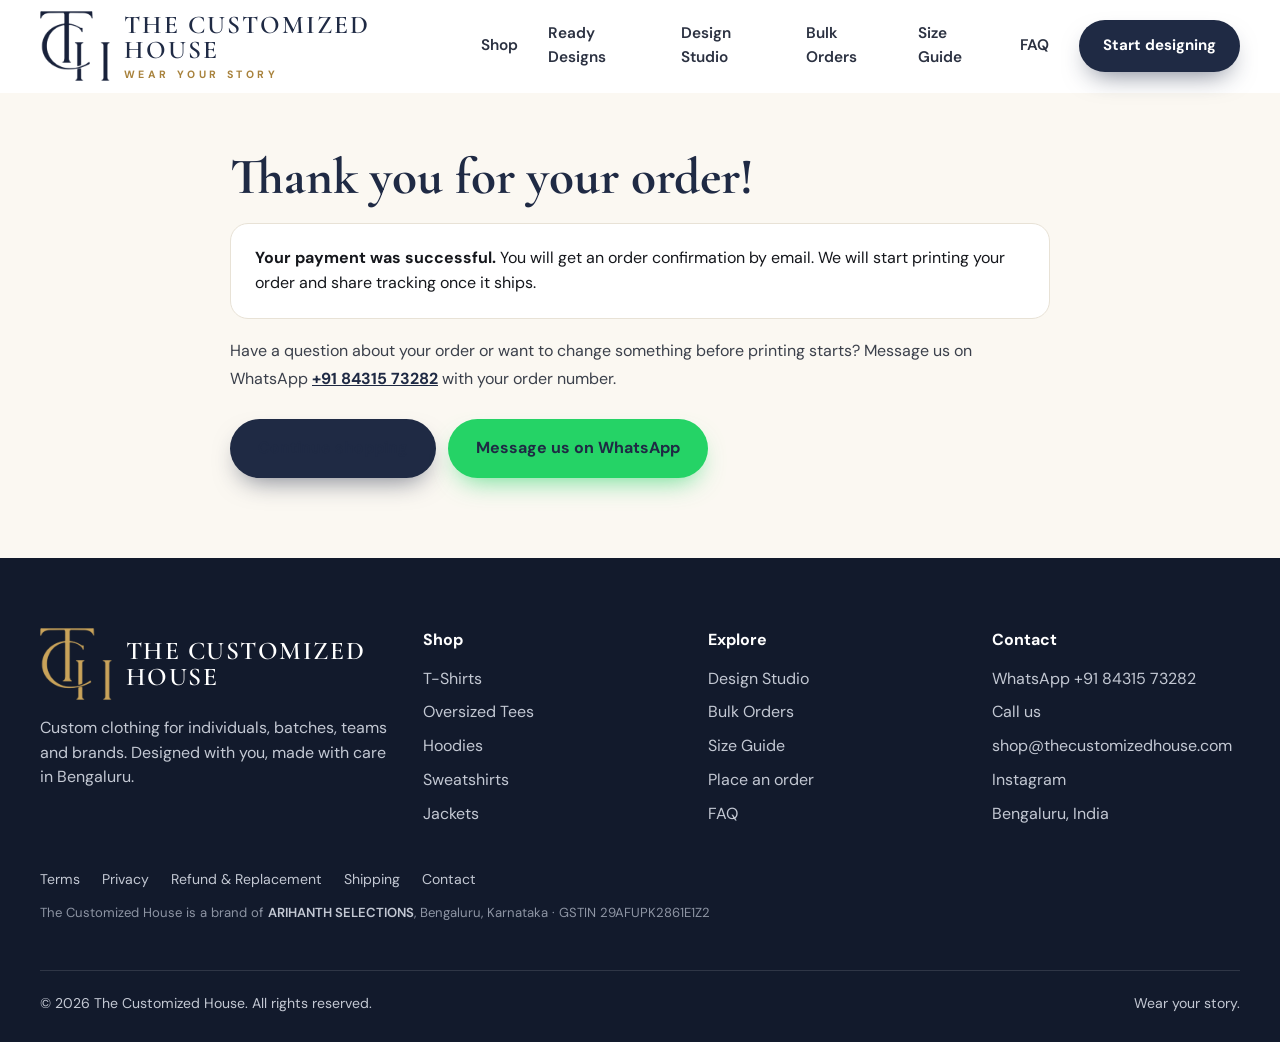
<file: order-success.html>
<!DOCTYPE html>
<html lang="en" class="js">
<head>
<meta charset="UTF-8">
<meta name="robots" content="noindex">
<meta name="viewport" content="width=device-width, initial-scale=1.0">
<title>Thank you for your order! - The Customized House</title>
<meta name="description" content="Thank you for your order! - The Customized House, a brand of ARIHANTH SELECTIONS, Bengaluru.">
<meta property="og:title" content="The Customized House - Wear Your Story">
<meta property="og:description" content="Custom clothing for individuals, batches, teams and brands. Design it live, see it before you pay.">
<meta property="og:image" content="assets/hero.jpg">
<meta name="theme-color" content="#1F2A44">
<link rel="icon" type="image/png" href="assets/favicon.png">
<link rel="preconnect" href="https://fonts.googleapis.com">
<link rel="preconnect" href="https://fonts.gstatic.com" crossorigin>
<link href="https://fonts.googleapis.com/css2?family=Cormorant+Garamond:ital,wght@0,500;0,600;1,500&family=DM+Sans:opsz,wght@9..40,400;9..40,500;9..40,600;9..40,700;9..40,800&display=swap" rel="stylesheet">
<link rel="stylesheet" href="css/style.css?v=20261115d">

<script src="js/pixel.js?v=20261116"></script>
</head>
<body>
<header id="hdr">
  <div class="container nav">
    <a href="index.html" class="brand" aria-label="The Customized House home">
      <img src="assets/logo-navy.png" alt="The Customized House logo">
      <div class="wm"><b>THE CUSTOMIZED HOUSE</b><span>WEAR YOUR STORY</span></div>
    </a>
    <nav class="links" id="links">
      <a href="shop.html">Shop</a>
      <a href="https://shop.thecustomizedhouse.com" target="_blank" rel="noopener">Ready Designs</a>
      <a href="studio.html">Design Studio</a>
      <a href="index.html#bulk">Bulk Orders</a>
      <a href="index.html#sizes">Size Guide</a>
      <a href="index.html#faq">FAQ</a>
      <a class="btn btn-primary" href="studio.html">Start designing</a>
    </nav>
    <button class="menu-btn" id="menuBtn" aria-label="Open menu"><span></span><span></span><span></span></button>
  </div>
</header>

<section class="policy">
  <div class="container">
    <h1>Thank you for your order!</h1>
    
    
<div class="box"><b>Your payment was successful.</b> You will get an order confirmation by email. We will start printing your order and share tracking once it ships.</div>
<p>Have a question about your order or want to change something before printing starts? Message us on WhatsApp <a href="https://wa.me/918431573282" target="_blank" rel="noopener">+91 84315 73282</a> with your order number.</p>
<div class="acts"><a class="btn btn-primary" href="shop.html">Continue shopping</a><a class="btn btn-wa" href="https://wa.me/918431573282?text=Hi%20The%20Customized%20House%2C%20I%20just%20placed%20an%20order" target="_blank" rel="noopener">Message us on WhatsApp</a></div>
<script>try{localStorage.removeItem('tch_bag');}catch(e){}</script>
  </div>
</section>

<footer>
  <div class="container">
    <div class="foot">
      <div>
        <div class="fb"><img src="assets/logo-gold.png" alt="The Customized House"><b>THE CUSTOMIZED<br>HOUSE</b></div>
        <p>Custom clothing for individuals, batches, teams and brands. Designed with you, made with care in Bengaluru.</p>
      </div>
      <div><h4>Shop</h4><a href="shop.html?c=tshirt">T-Shirts</a><a href="shop.html?c=oversized">Oversized Tees</a><a href="shop.html?c=hoodie">Hoodies</a><a href="shop.html?c=sweatshirt">Sweatshirts</a><a href="shop.html?c=jacket">Jackets</a></div>
      <div><h4>Explore</h4><a href="studio.html">Design Studio</a><a href="index.html#bulk">Bulk Orders</a><a href="index.html#sizes">Size Guide</a><a href="index.html#order">Place an order</a><a href="index.html#faq">FAQ</a></div>
      <div><h4>Contact</h4><a href="https://wa.me/918431573282" target="_blank" rel="noopener">WhatsApp +91 84315 73282</a><a href="tel:+918431573282">Call us</a><a href="mailto:shop@thecustomizedhouse.com?subject=Order%20enquiry%20-%20The%20Customized%20House">shop@thecustomizedhouse.com</a><a href="https://www.instagram.com/_the_customized_house" target="_blank" rel="noopener">Instagram</a><a>Bengaluru, India</a></div>
    </div>
    <div class="legal-links"><a href="terms.html">Terms</a><a href="privacy.html">Privacy</a><a href="refund-policy.html">Refund &amp; Replacement</a><a href="shipping-policy.html">Shipping</a><a href="contact.html">Contact</a></div>
    <p class="legal-entity">The Customized House is a brand of <b>ARIHANTH SELECTIONS</b>, Bengaluru, Karnataka &middot; GSTIN 29AFUPK2861E1Z2</p>
    <div class="foot-bottom"><span>© <span id="yr">2026</span> The Customized House. All rights reserved.</span><span>Wear your story.</span></div>
  </div>
</footer>
<script>
document.getElementById('menuBtn')&&document.getElementById('menuBtn').addEventListener('click',()=>document.getElementById('links').classList.toggle('open'));
document.getElementById('yr')&&(document.getElementById('yr').textContent=new Date().getFullYear());
</script>
</body>
</html>
</file>
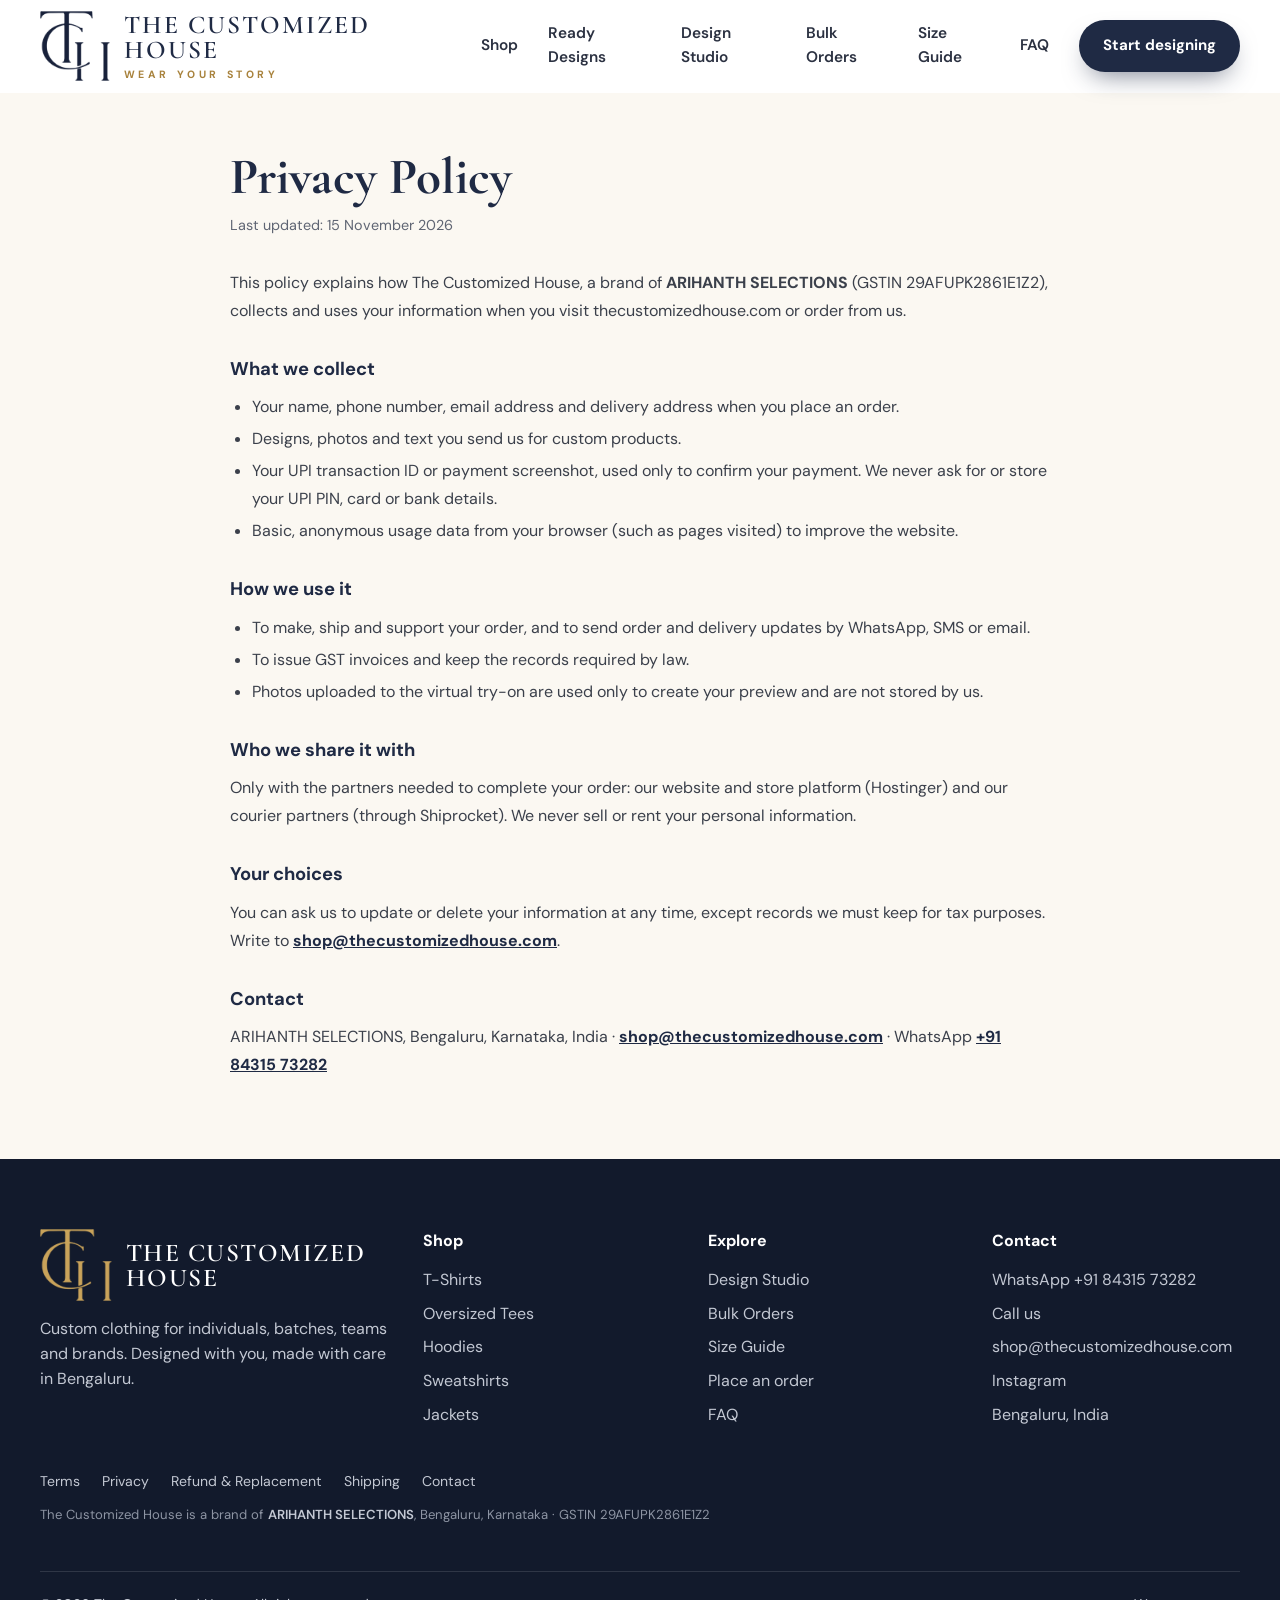
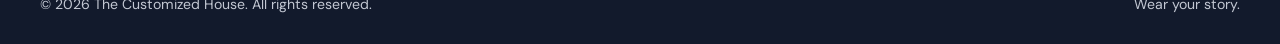
<file: privacy.html>
<!DOCTYPE html>
<html lang="en" class="js">
<head>
<meta charset="UTF-8">
<meta name="viewport" content="width=device-width, initial-scale=1.0">
<title>Privacy Policy - The Customized House</title>
<meta name="description" content="Privacy Policy - The Customized House, a brand of ARIHANTH SELECTIONS, Bengaluru.">
<meta property="og:title" content="The Customized House - Wear Your Story">
<meta property="og:description" content="Custom clothing for individuals, batches, teams and brands. Design it live, see it before you pay.">
<meta property="og:image" content="assets/hero.jpg">
<meta name="theme-color" content="#1F2A44">
<link rel="icon" type="image/png" href="assets/favicon.png">
<link rel="preconnect" href="https://fonts.googleapis.com">
<link rel="preconnect" href="https://fonts.gstatic.com" crossorigin>
<link href="https://fonts.googleapis.com/css2?family=Cormorant+Garamond:ital,wght@0,500;0,600;1,500&family=DM+Sans:opsz,wght@9..40,400;9..40,500;9..40,600;9..40,700;9..40,800&display=swap" rel="stylesheet">
<link rel="stylesheet" href="css/style.css?v=20261115d">

<script src="js/pixel.js?v=20261116"></script>
</head>
<body>
<header id="hdr">
  <div class="container nav">
    <a href="index.html" class="brand" aria-label="The Customized House home">
      <img src="assets/logo-navy.png" alt="The Customized House logo">
      <div class="wm"><b>THE CUSTOMIZED HOUSE</b><span>WEAR YOUR STORY</span></div>
    </a>
    <nav class="links" id="links">
      <a href="shop.html">Shop</a>
      <a href="https://shop.thecustomizedhouse.com" target="_blank" rel="noopener">Ready Designs</a>
      <a href="studio.html">Design Studio</a>
      <a href="index.html#bulk">Bulk Orders</a>
      <a href="index.html#sizes">Size Guide</a>
      <a href="index.html#faq">FAQ</a>
      <a class="btn btn-primary" href="studio.html">Start designing</a>
    </nav>
    <button class="menu-btn" id="menuBtn" aria-label="Open menu"><span></span><span></span><span></span></button>
  </div>
</header>

<section class="policy">
  <div class="container">
    <h1>Privacy Policy</h1>
    <p class="upd">Last updated: 15 November 2026</p>
    
<p>This policy explains how The Customized House, a brand of <b>ARIHANTH SELECTIONS</b> (GSTIN 29AFUPK2861E1Z2), collects and uses your information when you visit thecustomizedhouse.com or order from us.</p>
<h2>What we collect</h2>
<ul><li>Your name, phone number, email address and delivery address when you place an order.</li>
<li>Designs, photos and text you send us for custom products.</li>
<li>Your UPI transaction ID or payment screenshot, used only to confirm your payment. We never ask for or store your UPI PIN, card or bank details.</li>
<li>Basic, anonymous usage data from your browser (such as pages visited) to improve the website.</li></ul>
<h2>How we use it</h2>
<ul><li>To make, ship and support your order, and to send order and delivery updates by WhatsApp, SMS or email.</li>
<li>To issue GST invoices and keep the records required by law.</li>
<li>Photos uploaded to the virtual try-on are used only to create your preview and are not stored by us.</li></ul>
<h2>Who we share it with</h2>
<p>Only with the partners needed to complete your order: our website and store platform (Hostinger) and our courier partners (through Shiprocket). We never sell or rent your personal information.</p>
<h2>Your choices</h2>
<p>You can ask us to update or delete your information at any time, except records we must keep for tax purposes. Write to <a href="mailto:shop@thecustomizedhouse.com">shop@thecustomizedhouse.com</a>.</p>
<h2>Contact</h2>
<p>ARIHANTH SELECTIONS, Bengaluru, Karnataka, India &middot; <a href="mailto:shop@thecustomizedhouse.com">shop@thecustomizedhouse.com</a> &middot; WhatsApp <a href="https://wa.me/918431573282" target="_blank" rel="noopener">+91 84315 73282</a></p>
  </div>
</section>

<footer>
  <div class="container">
    <div class="foot">
      <div>
        <div class="fb"><img src="assets/logo-gold.png" alt="The Customized House"><b>THE CUSTOMIZED<br>HOUSE</b></div>
        <p>Custom clothing for individuals, batches, teams and brands. Designed with you, made with care in Bengaluru.</p>
      </div>
      <div><h4>Shop</h4><a href="shop.html?c=tshirt">T-Shirts</a><a href="shop.html?c=oversized">Oversized Tees</a><a href="shop.html?c=hoodie">Hoodies</a><a href="shop.html?c=sweatshirt">Sweatshirts</a><a href="shop.html?c=jacket">Jackets</a></div>
      <div><h4>Explore</h4><a href="studio.html">Design Studio</a><a href="index.html#bulk">Bulk Orders</a><a href="index.html#sizes">Size Guide</a><a href="index.html#order">Place an order</a><a href="index.html#faq">FAQ</a></div>
      <div><h4>Contact</h4><a href="https://wa.me/918431573282" target="_blank" rel="noopener">WhatsApp +91 84315 73282</a><a href="tel:+918431573282">Call us</a><a href="mailto:shop@thecustomizedhouse.com?subject=Order%20enquiry%20-%20The%20Customized%20House">shop@thecustomizedhouse.com</a><a href="https://www.instagram.com/_the_customized_house" target="_blank" rel="noopener">Instagram</a><a>Bengaluru, India</a></div>
    </div>
    <div class="legal-links"><a href="terms.html">Terms</a><a href="privacy.html">Privacy</a><a href="refund-policy.html">Refund &amp; Replacement</a><a href="shipping-policy.html">Shipping</a><a href="contact.html">Contact</a></div>
    <p class="legal-entity">The Customized House is a brand of <b>ARIHANTH SELECTIONS</b>, Bengaluru, Karnataka &middot; GSTIN 29AFUPK2861E1Z2</p>
    <div class="foot-bottom"><span>© <span id="yr">2026</span> The Customized House. All rights reserved.</span><span>Wear your story.</span></div>
  </div>
</footer>
<script>
document.getElementById('menuBtn')&&document.getElementById('menuBtn').addEventListener('click',()=>document.getElementById('links').classList.toggle('open'));
document.getElementById('yr')&&(document.getElementById('yr').textContent=new Date().getFullYear());
</script>
</body>
</html>
</file>
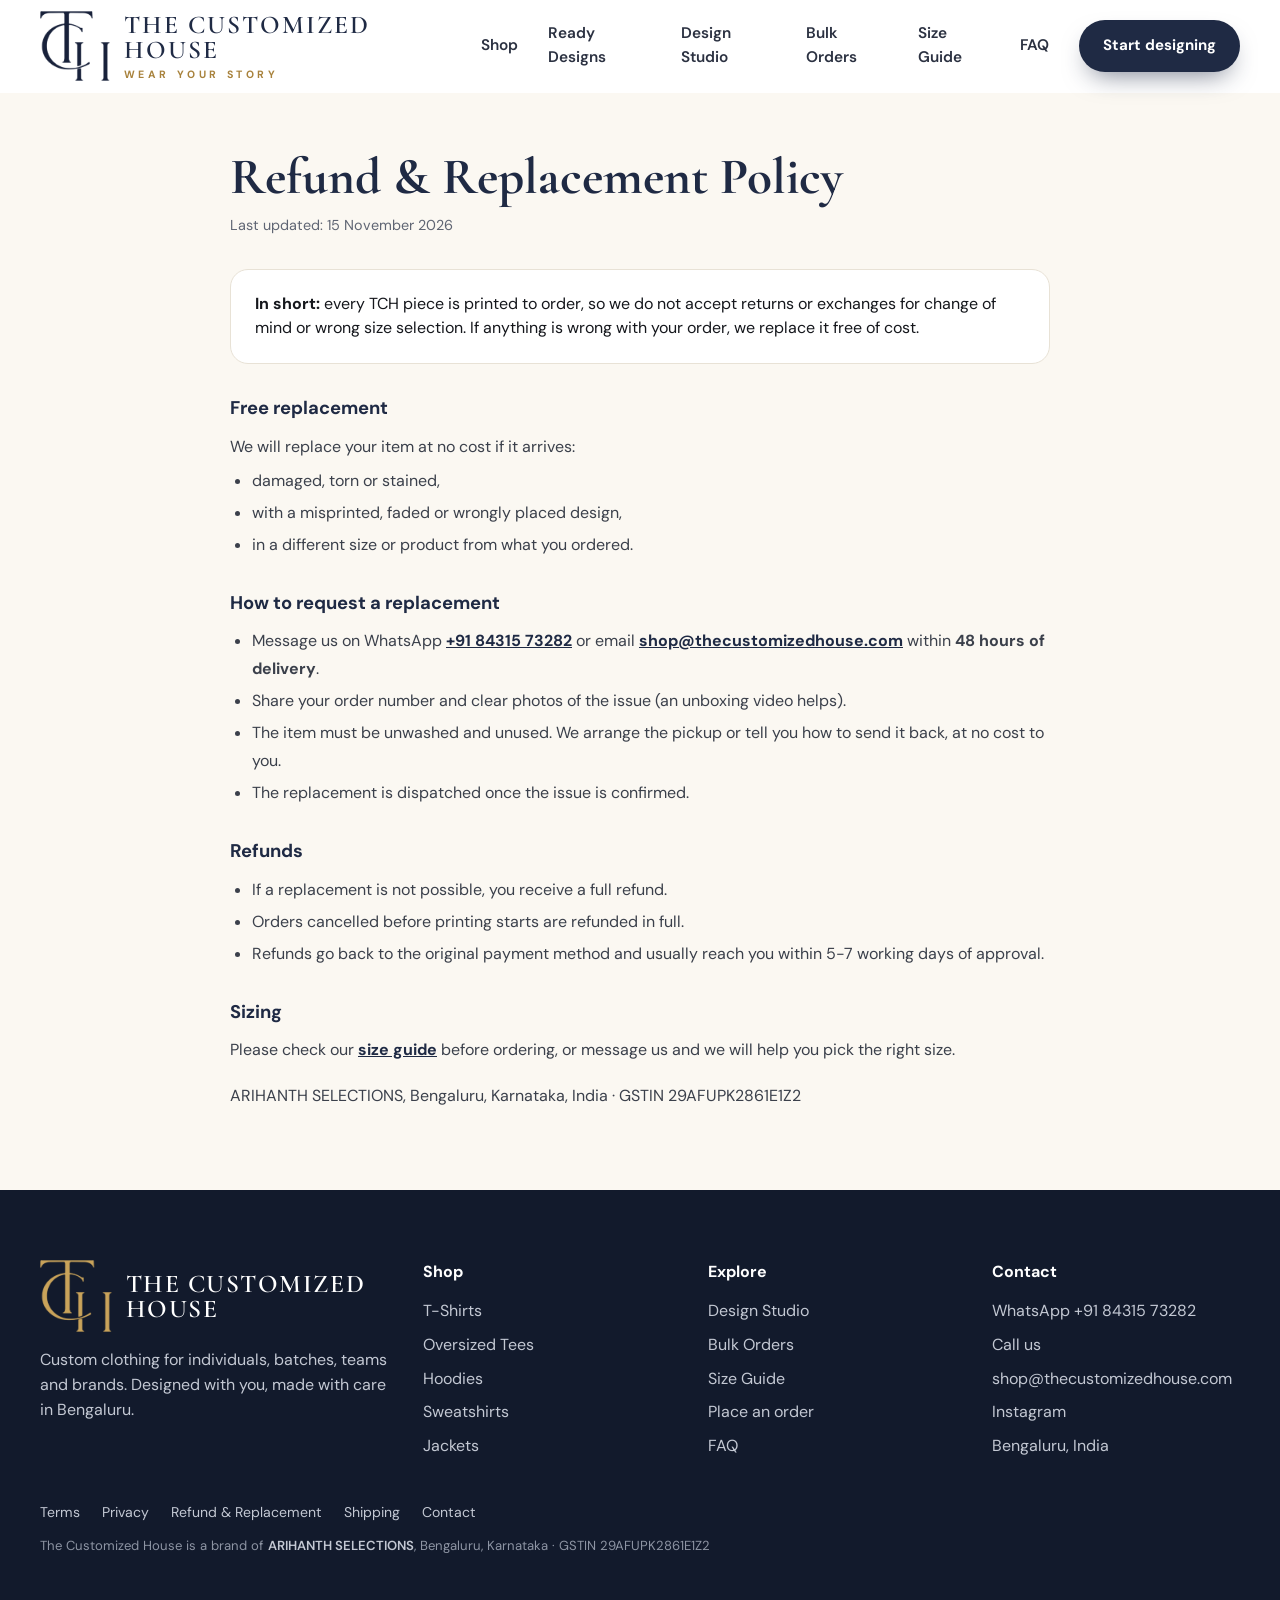
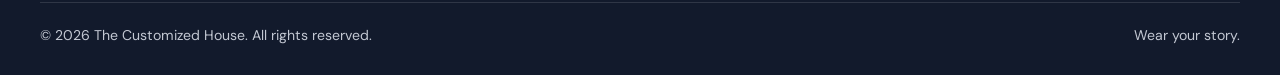
<file: refund-policy.html>
<!DOCTYPE html>
<html lang="en" class="js">
<head>
<meta charset="UTF-8">
<meta name="viewport" content="width=device-width, initial-scale=1.0">
<title>Refund & Replacement Policy - The Customized House</title>
<meta name="description" content="Refund & Replacement Policy - The Customized House, a brand of ARIHANTH SELECTIONS, Bengaluru.">
<meta property="og:title" content="The Customized House - Wear Your Story">
<meta property="og:description" content="Custom clothing for individuals, batches, teams and brands. Design it live, see it before you pay.">
<meta property="og:image" content="assets/hero.jpg">
<meta name="theme-color" content="#1F2A44">
<link rel="icon" type="image/png" href="assets/favicon.png">
<link rel="preconnect" href="https://fonts.googleapis.com">
<link rel="preconnect" href="https://fonts.gstatic.com" crossorigin>
<link href="https://fonts.googleapis.com/css2?family=Cormorant+Garamond:ital,wght@0,500;0,600;1,500&family=DM+Sans:opsz,wght@9..40,400;9..40,500;9..40,600;9..40,700;9..40,800&display=swap" rel="stylesheet">
<link rel="stylesheet" href="css/style.css?v=20261115d">

<script src="js/pixel.js?v=20261116"></script>
</head>
<body>
<header id="hdr">
  <div class="container nav">
    <a href="index.html" class="brand" aria-label="The Customized House home">
      <img src="assets/logo-navy.png" alt="The Customized House logo">
      <div class="wm"><b>THE CUSTOMIZED HOUSE</b><span>WEAR YOUR STORY</span></div>
    </a>
    <nav class="links" id="links">
      <a href="shop.html">Shop</a>
      <a href="https://shop.thecustomizedhouse.com" target="_blank" rel="noopener">Ready Designs</a>
      <a href="studio.html">Design Studio</a>
      <a href="index.html#bulk">Bulk Orders</a>
      <a href="index.html#sizes">Size Guide</a>
      <a href="index.html#faq">FAQ</a>
      <a class="btn btn-primary" href="studio.html">Start designing</a>
    </nav>
    <button class="menu-btn" id="menuBtn" aria-label="Open menu"><span></span><span></span><span></span></button>
  </div>
</header>

<section class="policy">
  <div class="container">
    <h1>Refund &amp; Replacement Policy</h1>
    <p class="upd">Last updated: 15 November 2026</p>
    
<div class="box"><b>In short:</b> every TCH piece is printed to order, so we do not accept returns or exchanges for change of mind or wrong size selection. If anything is wrong with your order, we replace it free of cost.</div>
<h2>Free replacement</h2>
<p>We will replace your item at no cost if it arrives:</p>
<ul><li>damaged, torn or stained,</li><li>with a misprinted, faded or wrongly placed design,</li><li>in a different size or product from what you ordered.</li></ul>
<h2>How to request a replacement</h2>
<ul><li>Message us on WhatsApp <a href="https://wa.me/918431573282" target="_blank" rel="noopener">+91 84315 73282</a> or email <a href="mailto:shop@thecustomizedhouse.com">shop@thecustomizedhouse.com</a> within <b>48 hours of delivery</b>.</li>
<li>Share your order number and clear photos of the issue (an unboxing video helps).</li>
<li>The item must be unwashed and unused. We arrange the pickup or tell you how to send it back, at no cost to you.</li>
<li>The replacement is dispatched once the issue is confirmed.</li></ul>
<h2>Refunds</h2>
<ul><li>If a replacement is not possible, you receive a full refund.</li>
<li>Orders cancelled before printing starts are refunded in full.</li>
<li>Refunds go back to the original payment method and usually reach you within 5-7 working days of approval.</li></ul>
<h2>Sizing</h2>
<p>Please check our <a href="index.html#sizes">size guide</a> before ordering, or message us and we will help you pick the right size.</p>
<p style="margin-top:18px">ARIHANTH SELECTIONS, Bengaluru, Karnataka, India &middot; GSTIN 29AFUPK2861E1Z2</p>
  </div>
</section>

<footer>
  <div class="container">
    <div class="foot">
      <div>
        <div class="fb"><img src="assets/logo-gold.png" alt="The Customized House"><b>THE CUSTOMIZED<br>HOUSE</b></div>
        <p>Custom clothing for individuals, batches, teams and brands. Designed with you, made with care in Bengaluru.</p>
      </div>
      <div><h4>Shop</h4><a href="shop.html?c=tshirt">T-Shirts</a><a href="shop.html?c=oversized">Oversized Tees</a><a href="shop.html?c=hoodie">Hoodies</a><a href="shop.html?c=sweatshirt">Sweatshirts</a><a href="shop.html?c=jacket">Jackets</a></div>
      <div><h4>Explore</h4><a href="studio.html">Design Studio</a><a href="index.html#bulk">Bulk Orders</a><a href="index.html#sizes">Size Guide</a><a href="index.html#order">Place an order</a><a href="index.html#faq">FAQ</a></div>
      <div><h4>Contact</h4><a href="https://wa.me/918431573282" target="_blank" rel="noopener">WhatsApp +91 84315 73282</a><a href="tel:+918431573282">Call us</a><a href="mailto:shop@thecustomizedhouse.com?subject=Order%20enquiry%20-%20The%20Customized%20House">shop@thecustomizedhouse.com</a><a href="https://www.instagram.com/_the_customized_house" target="_blank" rel="noopener">Instagram</a><a>Bengaluru, India</a></div>
    </div>
    <div class="legal-links"><a href="terms.html">Terms</a><a href="privacy.html">Privacy</a><a href="refund-policy.html">Refund &amp; Replacement</a><a href="shipping-policy.html">Shipping</a><a href="contact.html">Contact</a></div>
    <p class="legal-entity">The Customized House is a brand of <b>ARIHANTH SELECTIONS</b>, Bengaluru, Karnataka &middot; GSTIN 29AFUPK2861E1Z2</p>
    <div class="foot-bottom"><span>© <span id="yr">2026</span> The Customized House. All rights reserved.</span><span>Wear your story.</span></div>
  </div>
</footer>
<script>
document.getElementById('menuBtn')&&document.getElementById('menuBtn').addEventListener('click',()=>document.getElementById('links').classList.toggle('open'));
document.getElementById('yr')&&(document.getElementById('yr').textContent=new Date().getFullYear());
</script>
</body>
</html>
</file>
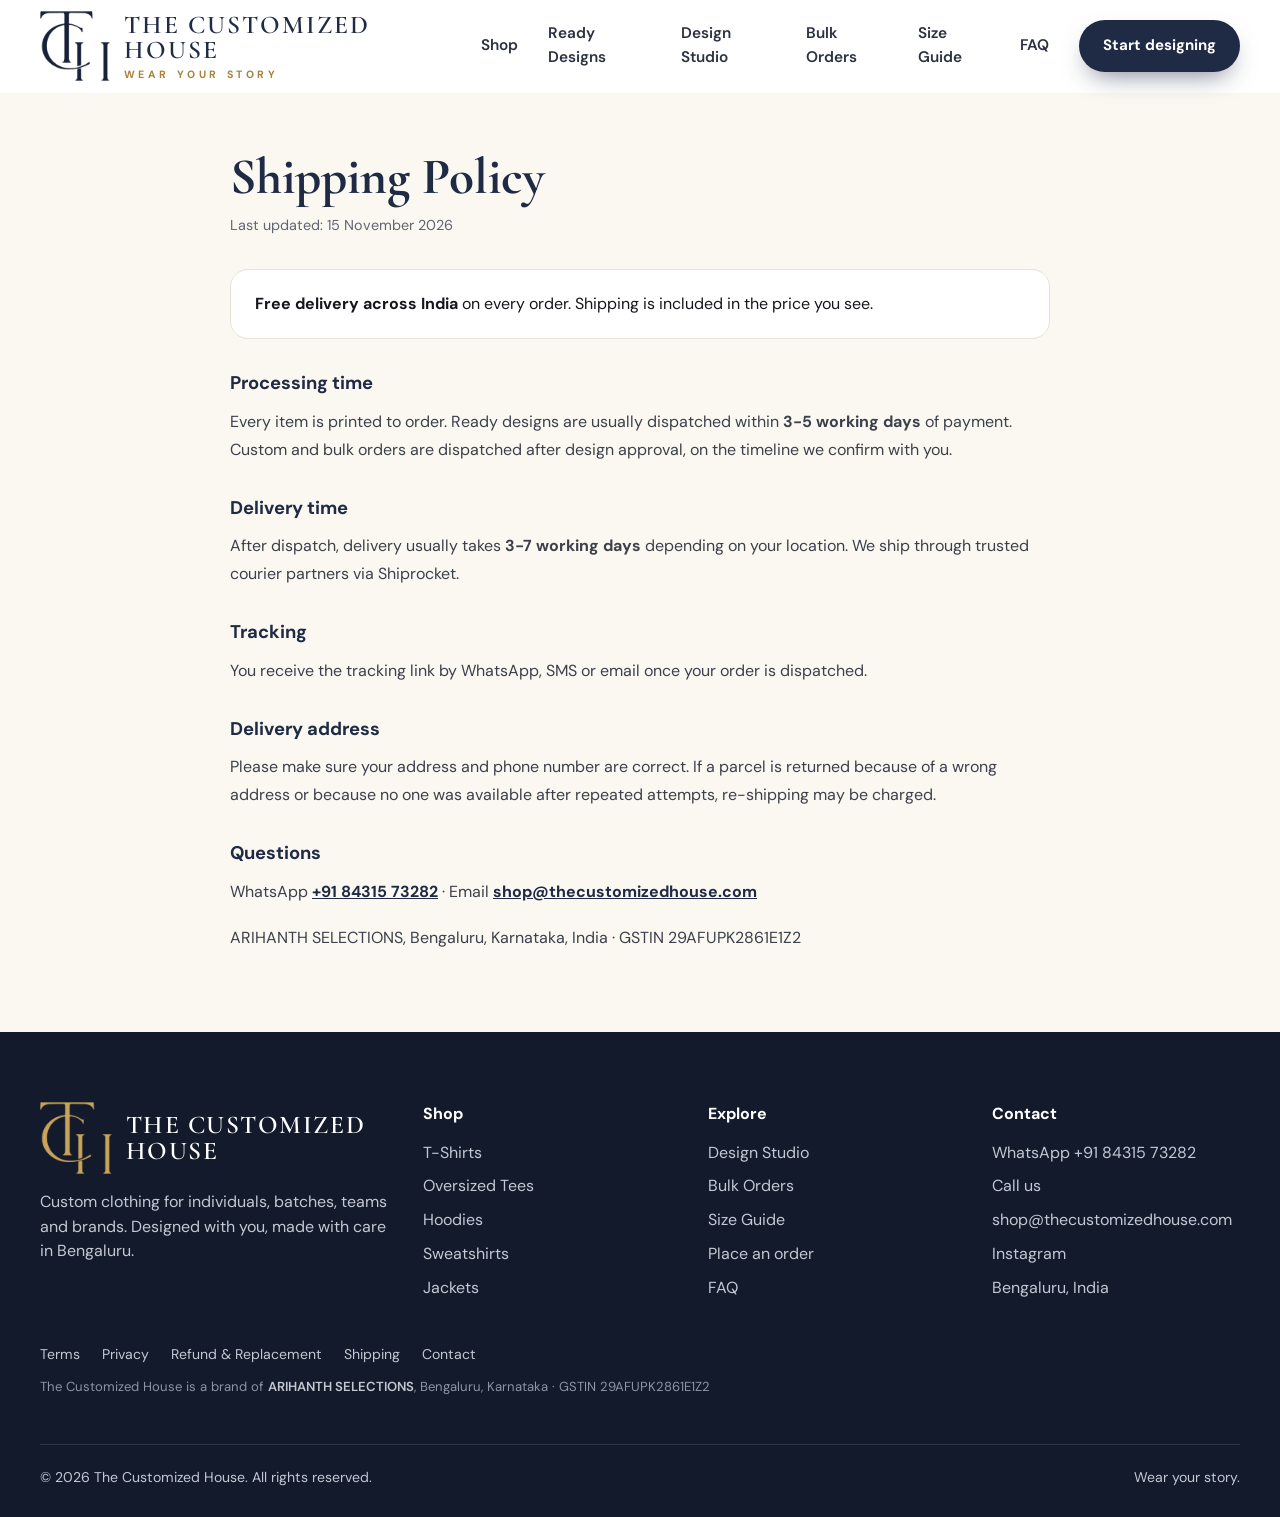
<file: shipping-policy.html>
<!DOCTYPE html>
<html lang="en" class="js">
<head>
<meta charset="UTF-8">
<meta name="viewport" content="width=device-width, initial-scale=1.0">
<title>Shipping Policy - The Customized House</title>
<meta name="description" content="Shipping Policy - The Customized House, a brand of ARIHANTH SELECTIONS, Bengaluru.">
<meta property="og:title" content="The Customized House - Wear Your Story">
<meta property="og:description" content="Custom clothing for individuals, batches, teams and brands. Design it live, see it before you pay.">
<meta property="og:image" content="assets/hero.jpg">
<meta name="theme-color" content="#1F2A44">
<link rel="icon" type="image/png" href="assets/favicon.png">
<link rel="preconnect" href="https://fonts.googleapis.com">
<link rel="preconnect" href="https://fonts.gstatic.com" crossorigin>
<link href="https://fonts.googleapis.com/css2?family=Cormorant+Garamond:ital,wght@0,500;0,600;1,500&family=DM+Sans:opsz,wght@9..40,400;9..40,500;9..40,600;9..40,700;9..40,800&display=swap" rel="stylesheet">
<link rel="stylesheet" href="css/style.css?v=20261115d">

<script src="js/pixel.js?v=20261116"></script>
</head>
<body>
<header id="hdr">
  <div class="container nav">
    <a href="index.html" class="brand" aria-label="The Customized House home">
      <img src="assets/logo-navy.png" alt="The Customized House logo">
      <div class="wm"><b>THE CUSTOMIZED HOUSE</b><span>WEAR YOUR STORY</span></div>
    </a>
    <nav class="links" id="links">
      <a href="shop.html">Shop</a>
      <a href="https://shop.thecustomizedhouse.com" target="_blank" rel="noopener">Ready Designs</a>
      <a href="studio.html">Design Studio</a>
      <a href="index.html#bulk">Bulk Orders</a>
      <a href="index.html#sizes">Size Guide</a>
      <a href="index.html#faq">FAQ</a>
      <a class="btn btn-primary" href="studio.html">Start designing</a>
    </nav>
    <button class="menu-btn" id="menuBtn" aria-label="Open menu"><span></span><span></span><span></span></button>
  </div>
</header>

<section class="policy">
  <div class="container">
    <h1>Shipping Policy</h1>
    <p class="upd">Last updated: 15 November 2026</p>
    
<div class="box"><b>Free delivery across India</b> on every order. Shipping is included in the price you see.</div>
<h2>Processing time</h2>
<p>Every item is printed to order. Ready designs are usually dispatched within <b>3-5 working days</b> of payment. Custom and bulk orders are dispatched after design approval, on the timeline we confirm with you.</p>
<h2>Delivery time</h2>
<p>After dispatch, delivery usually takes <b>3-7 working days</b> depending on your location. We ship through trusted courier partners via Shiprocket.</p>
<h2>Tracking</h2>
<p>You receive the tracking link by WhatsApp, SMS or email once your order is dispatched.</p>
<h2>Delivery address</h2>
<p>Please make sure your address and phone number are correct. If a parcel is returned because of a wrong address or because no one was available after repeated attempts, re-shipping may be charged.</p>
<h2>Questions</h2>
<p>WhatsApp <a href="https://wa.me/918431573282" target="_blank" rel="noopener">+91 84315 73282</a> &middot; Email <a href="mailto:shop@thecustomizedhouse.com">shop@thecustomizedhouse.com</a></p>
<p style="margin-top:18px">ARIHANTH SELECTIONS, Bengaluru, Karnataka, India &middot; GSTIN 29AFUPK2861E1Z2</p>
  </div>
</section>

<footer>
  <div class="container">
    <div class="foot">
      <div>
        <div class="fb"><img src="assets/logo-gold.png" alt="The Customized House"><b>THE CUSTOMIZED<br>HOUSE</b></div>
        <p>Custom clothing for individuals, batches, teams and brands. Designed with you, made with care in Bengaluru.</p>
      </div>
      <div><h4>Shop</h4><a href="shop.html?c=tshirt">T-Shirts</a><a href="shop.html?c=oversized">Oversized Tees</a><a href="shop.html?c=hoodie">Hoodies</a><a href="shop.html?c=sweatshirt">Sweatshirts</a><a href="shop.html?c=jacket">Jackets</a></div>
      <div><h4>Explore</h4><a href="studio.html">Design Studio</a><a href="index.html#bulk">Bulk Orders</a><a href="index.html#sizes">Size Guide</a><a href="index.html#order">Place an order</a><a href="index.html#faq">FAQ</a></div>
      <div><h4>Contact</h4><a href="https://wa.me/918431573282" target="_blank" rel="noopener">WhatsApp +91 84315 73282</a><a href="tel:+918431573282">Call us</a><a href="mailto:shop@thecustomizedhouse.com?subject=Order%20enquiry%20-%20The%20Customized%20House">shop@thecustomizedhouse.com</a><a href="https://www.instagram.com/_the_customized_house" target="_blank" rel="noopener">Instagram</a><a>Bengaluru, India</a></div>
    </div>
    <div class="legal-links"><a href="terms.html">Terms</a><a href="privacy.html">Privacy</a><a href="refund-policy.html">Refund &amp; Replacement</a><a href="shipping-policy.html">Shipping</a><a href="contact.html">Contact</a></div>
    <p class="legal-entity">The Customized House is a brand of <b>ARIHANTH SELECTIONS</b>, Bengaluru, Karnataka &middot; GSTIN 29AFUPK2861E1Z2</p>
    <div class="foot-bottom"><span>© <span id="yr">2026</span> The Customized House. All rights reserved.</span><span>Wear your story.</span></div>
  </div>
</footer>
<script>
document.getElementById('menuBtn')&&document.getElementById('menuBtn').addEventListener('click',()=>document.getElementById('links').classList.toggle('open'));
document.getElementById('yr')&&(document.getElementById('yr').textContent=new Date().getFullYear());
</script>
</body>
</html>
</file>
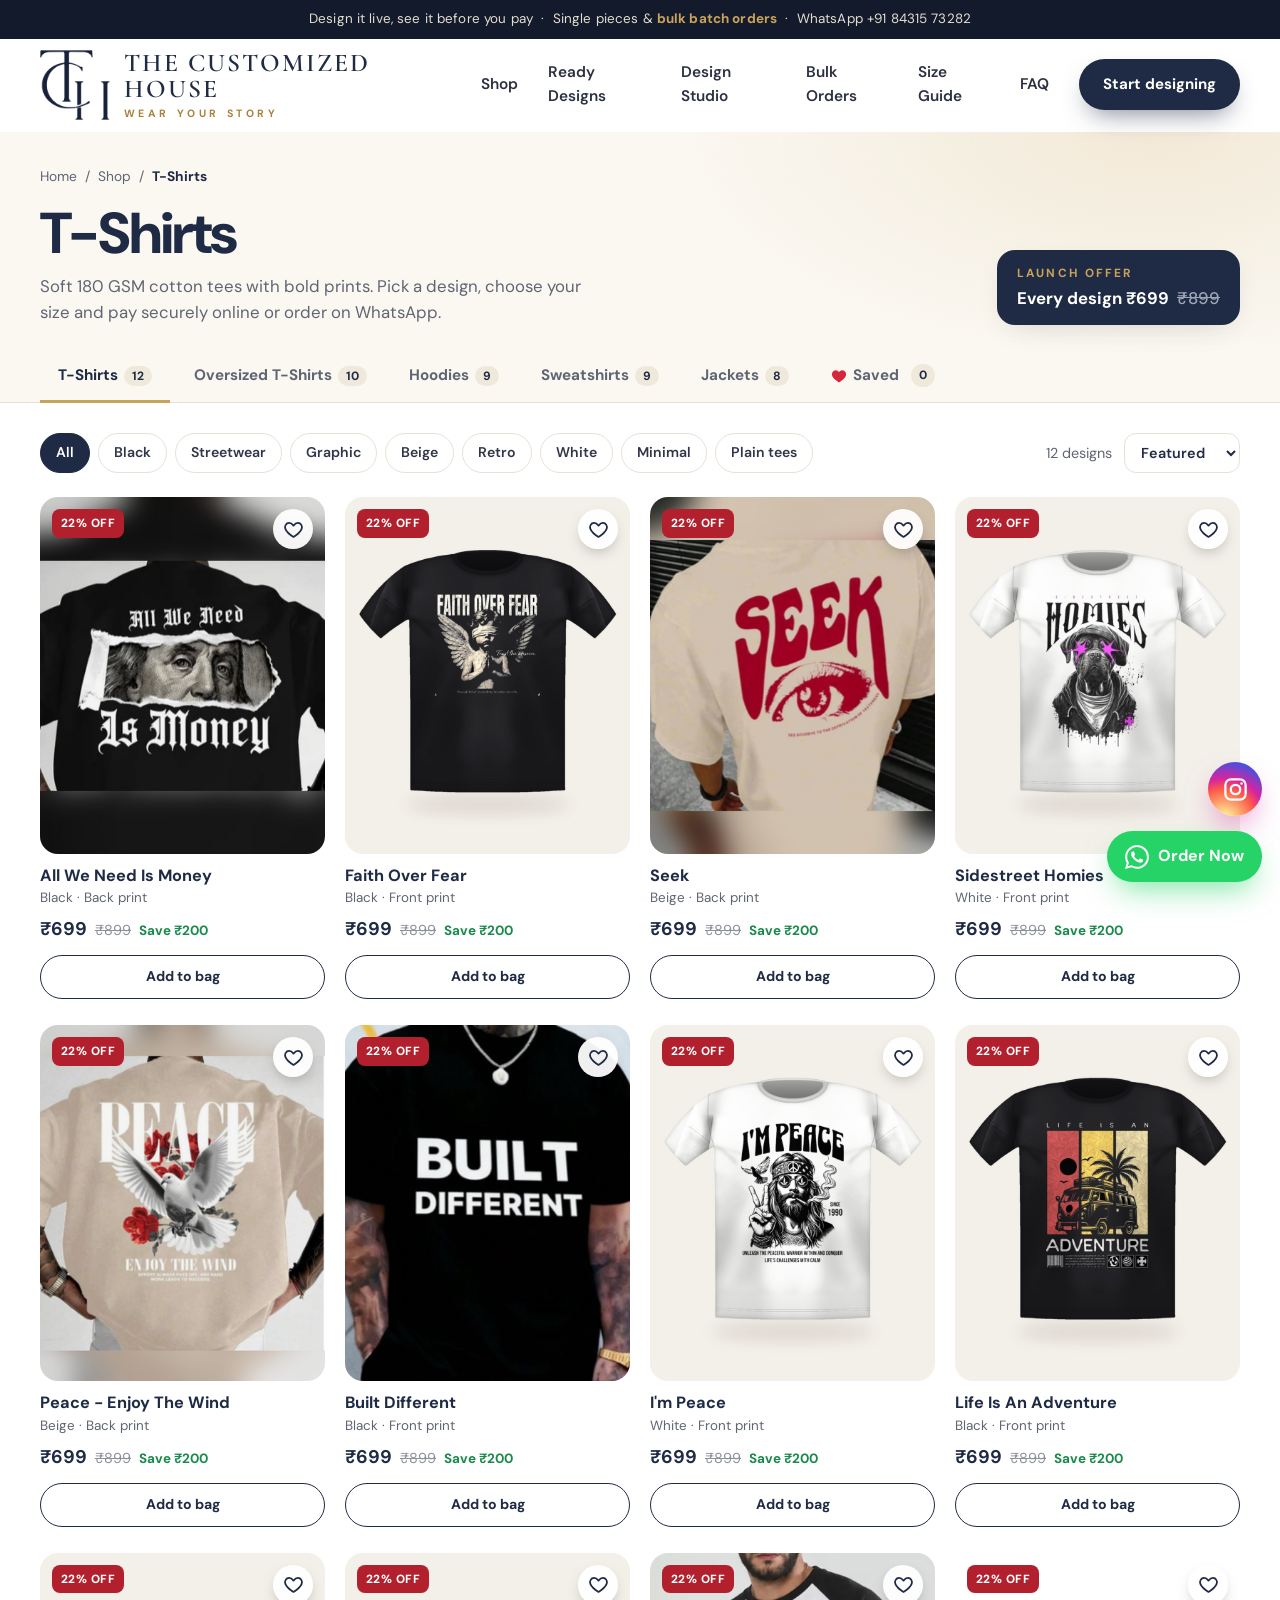
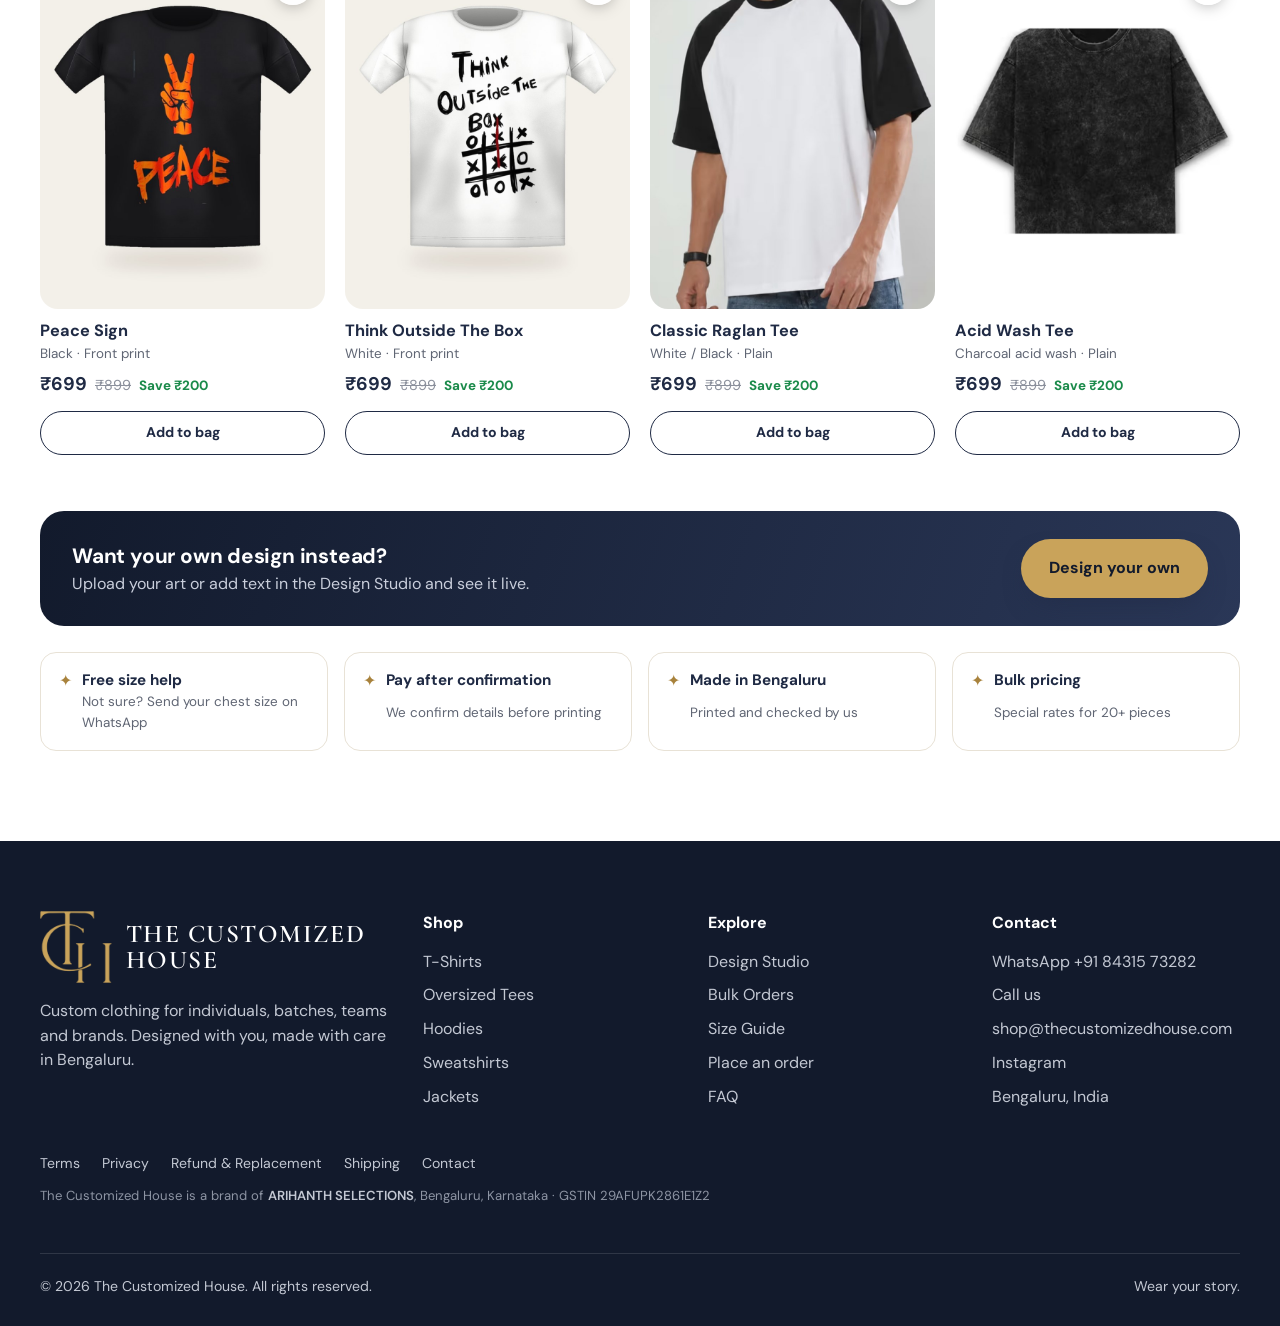
<file: shop.html>
<!DOCTYPE html>
<html lang="en" class="js">
<head>
<meta charset="UTF-8">
<meta name="viewport" content="width=device-width, initial-scale=1.0">
<title>Shop T-Shirts, Hoodies & More - The Customized House</title>
<meta name="description" content="Custom hoodies, T-shirts, sweatshirts and jackets made for you, your batch or your team. Design it yourself with a realistic live preview, single pieces and bulk orders. Order on WhatsApp +91 84315 73282.">
<meta property="og:title" content="The Customized House - Wear Your Story">
<meta property="og:description" content="Custom clothing for individuals, batches, teams and brands. Design it live, see it before you pay.">
<meta property="og:image" content="assets/hero.jpg">
<meta name="theme-color" content="#1F2A44">
<link rel="icon" type="image/png" href="assets/favicon.png">
<link rel="preconnect" href="https://fonts.googleapis.com">
<link rel="preconnect" href="https://fonts.gstatic.com" crossorigin>
<link href="https://fonts.googleapis.com/css2?family=Cormorant+Garamond:ital,wght@0,500;0,600;1,500&family=DM+Sans:opsz,wght@9..40,400;9..40,500;9..40,600;9..40,700;9..40,800&display=swap" rel="stylesheet">
<link rel="stylesheet" href="css/style.css?v=20261115d">
<link rel="stylesheet" href="css/shop.css?v=20261115d">
<script src="js/pixel.js?v=20261116"></script>
</head>
<body>
<div class="topbar">Design it live, see it before you pay &nbsp;·&nbsp; Single pieces & <b>bulk batch orders</b> &nbsp;·&nbsp; WhatsApp +91 84315 73282</div>

<header id="hdr">
  <div class="container nav">
    <a href="index.html" class="brand" aria-label="The Customized House home">
      <img src="assets/logo-navy.png" alt="The Customized House logo">
      <div class="wm"><b>THE CUSTOMIZED HOUSE</b><span>WEAR YOUR STORY</span></div>
    </a>
    <nav class="links" id="links">
      <a href="shop.html">Shop</a>
      <a href="https://shop.thecustomizedhouse.com" target="_blank" rel="noopener">Ready Designs</a>
      <a href="studio.html">Design Studio</a>
      <a href="index.html#bulk">Bulk Orders</a>
      <a href="index.html#sizes">Size Guide</a>
      <a href="index.html#faq">FAQ</a>
      <a class="btn btn-primary" href="studio.html">Start designing</a>
    </nav>
    <button class="menu-btn" id="menuBtn" aria-label="Open menu"><span></span><span></span><span></span></button>
  </div>
</header>


<section class="shop-hero">
  <div class="container">
    <nav class="crumbs"><a href="index.html">Home</a><span>/</span><a href="shop.html">Shop</a><span>/</span><b id="crumb">T-Shirts</b></nav>
    <div class="shop-head">
      <div><h1 id="catTitle">T-Shirts</h1><p id="catBlurb"></p></div>
      <div class="offer"><b>Launch offer</b><span>Every T-shirt ₹699 <s>₹899</s></span></div>
    </div>
    <div class="cat-tabs" id="catTabs"></div>
  </div>
</section>

<section class="shop-body">
  <div class="container">
    <div class="toolbar">
      <div class="chips" id="chips"></div>
      <div class="tb-right"><span id="count"></span>
        <select id="sort" aria-label="Sort"><option value="feat">Featured</option><option value="az">Name A-Z</option><option value="za">Name Z-A</option></select></div>
    </div>
    <div class="pgrid" id="pgrid"></div>
    <div class="own">
      <div><b>Want your own design instead?</b><span>Upload your art or add text in the Design Studio and see it live.</span></div>
      <a class="btn btn-primary" id="ownBtn" href="studio.html?p=tshirt">Design your own</a>
    </div>
    <div class="perks">
      <div><i>✦</i><b>Free size help</b><span>Not sure? Send your chest size on WhatsApp</span></div>
      <div><i>✦</i><b>Pay after confirmation</b><span>We confirm details before printing</span></div>
      <div><i>✦</i><b>Made in Bengaluru</b><span>Printed and checked by us</span></div>
      <div><i>✦</i><b>Bulk pricing</b><span>Special rates for 20+ pieces</span></div>
    </div>
  </div>
</section>

<!-- product modal -->
<div class="pm" id="pm" aria-hidden="true">
  <div class="pm-card" role="dialog" aria-modal="true" aria-labelledby="pmName">
    <button class="pm-x" id="pmClose" aria-label="Close">×</button>
    <div class="pm-img"><img id="pmImg" alt=""><span class="badge" id="pmBadge"></span></div>
    <div class="pm-info">
      <span class="eyebrow" id="pmCat">T-Shirt</span>
      <div class="pm-title"><h2 id="pmName"></h2><button class="fav" id="pmFav" aria-pressed="false" aria-label="Save to favourites"><svg viewBox="0 0 24 24" aria-hidden="true"><path d="M12 20.5s-7.5-4.6-9.3-9.2C1.5 8.2 3.4 4.5 7 4.5c2 0 3.4 1.1 5 3 1.6-1.9 3-3 5-3 3.6 0 5.5 3.7 4.3 6.8-1.8 4.6-9.3 9.2-9.3 9.2Z"/></svg></button></div>
      <div class="pm-price"><b id="pmPrice"></b><s id="pmMrp"></s><em id="pmSave"></em></div>
      <p class="tax">Inclusive of all taxes</p>
      <p id="pmDesc"></p>
      <div class="pm-meta"><span id="pmColour"></span><span id="pmPrint"></span><span>180 GSM cotton</span></div>
      <div class="lbl-row"><span class="lbl">Select size</span><a href="index.html#sizes" class="link">Size guide</a></div>
      <div class="szs" id="pmSizes"></div>
      <span class="lbl">Quantity</span>
      <div class="qty"><button id="qMinus" aria-label="Less">−</button><span id="qVal">1</span><button id="qPlus" aria-label="More">+</button></div>
      <div class="pm-acts">
        <button class="btn btn-ghost" id="addBag">Add to bag</button>
        <button class="btn btn-primary" id="buyNow">Buy now</button>
      </div>
      <p class="pay-note">Pay by UPI: GPay, PhonePe, Paytm &nbsp;·&nbsp; <a href="#" id="buyWa">or order on WhatsApp</a></p>
      <a class="pm-try pm-live" id="pmLive" href="live-try.html" hidden><svg viewBox="0 0 24 24" aria-hidden="true"><path d="M4 7h3l2-2.5h6L17 7h3a1 1 0 0 1 1 1v10a1 1 0 0 1-1 1H4a1 1 0 0 1-1-1V8a1 1 0 0 1 1-1Zm8 2.5a4 4 0 1 0 0 8 4 4 0 0 0 0-8Z"/></svg>Try it on live with your camera</a>
      <a class="pm-try" id="pmTry" href="try-on.html" hidden><svg viewBox="0 0 24 24" aria-hidden="true"><path d="M12 3l1.8 4.6L18 9.4l-4.2 1.8L12 16l-1.8-4.8L6 9.4l4.2-1.8z"/><path d="M19 14l.9 2.1 2.1.9-2.1.9L19 20l-.9-2.1-2.1-.9 2.1-.9z"/></svg>Try it on yourself</a>
      <a class="pm-custom" id="pmStudio" href="#">Customise this design in the Design Studio →</a>
      <ul class="pm-notes"><li>Free design check before printing</li><li>Free delivery across India</li><li>Free replacement for any print or size defect</li><li>Wash inside out in cold water</li></ul>
    </div>
  </div>
</div>

<!-- bag -->
<button class="bag-btn" id="bagBtn" aria-label="Open bag"><svg viewBox="0 0 24 24" fill="none" stroke="currentColor" stroke-width="2"><path d="M6 7h12l1 14H5L6 7Z"/><path d="M9 7a3 3 0 0 1 6 0"/></svg><span id="bagCount">0</span></button>
<div class="drawer" id="drawer" aria-hidden="true">
  <div class="dr-card">
    <div class="dr-head"><b>Your bag</b><button id="drClose" aria-label="Close">×</button></div>
    <div class="dr-items" id="drItems"></div>
    <div class="dr-foot">
      <div class="ln"><span>MRP</span><s id="drMrp"></s></div>
      <div class="ln save"><span>Discount</span><span id="drSave"></span></div>
      <div class="ln tot"><span>Total</span><b id="drTot"></b></div>
      <button class="btn btn-primary" id="checkout">Checkout &amp; pay by UPI</button>
      <button class="btn btn-ghost" id="checkoutWa">Order on WhatsApp instead</button>
      <small>Pay by UPI (GPay, PhonePe, Paytm). Free delivery across India. Prices include GST.</small>
    </div>
  </div>
</div>
<div class="toast" id="toast"></div>

<footer>
  <div class="container">
    <div class="foot">
      <div>
        <div class="fb"><img src="assets/logo-gold.png" alt="The Customized House"><b>THE CUSTOMIZED<br>HOUSE</b></div>
        <p>Custom clothing for individuals, batches, teams and brands. Designed with you, made with care in Bengaluru.</p>
      </div>
      <div><h4>Shop</h4><a href="shop.html?c=tshirt">T-Shirts</a><a href="shop.html?c=oversized">Oversized Tees</a><a href="shop.html?c=hoodie">Hoodies</a><a href="shop.html?c=sweatshirt">Sweatshirts</a><a href="shop.html?c=jacket">Jackets</a></div>
      <div><h4>Explore</h4><a href="studio.html">Design Studio</a><a href="index.html#bulk">Bulk Orders</a><a href="index.html#sizes">Size Guide</a><a href="index.html#order">Place an order</a><a href="index.html#faq">FAQ</a></div>
      <div><h4>Contact</h4><a href="https://wa.me/918431573282" target="_blank" rel="noopener">WhatsApp +91 84315 73282</a><a href="tel:+918431573282">Call us</a><a href="mailto:shop@thecustomizedhouse.com?subject=Order%20enquiry%20-%20The%20Customized%20House">shop@thecustomizedhouse.com</a><a href="https://www.instagram.com/_the_customized_house" target="_blank" rel="noopener">Instagram</a><a>Bengaluru, India</a></div>
    </div>
    <div class="legal-links"><a href="terms.html">Terms</a><a href="privacy.html">Privacy</a><a href="refund-policy.html">Refund &amp; Replacement</a><a href="shipping-policy.html">Shipping</a><a href="contact.html">Contact</a></div>
    <p class="legal-entity">The Customized House is a brand of <b>ARIHANTH SELECTIONS</b>, Bengaluru, Karnataka &middot; GSTIN 29AFUPK2861E1Z2</p>
    <div class="foot-bottom"><span>© <span id="yr">2026</span> The Customized House. All rights reserved.</span><span>Wear your story.</span></div>
  </div>
</footer>

<a class="float-ig" href="https://www.instagram.com/_the_customized_house" target="_blank" rel="noopener" aria-label="Follow The Customized House on Instagram"><svg viewBox="0 0 24 24" fill="none" stroke="#fff" stroke-width="2"><rect x="3" y="3" width="18" height="18" rx="5"/><circle cx="12" cy="12" r="4.2"/><circle cx="17.4" cy="6.6" r="1.1" fill="#fff" stroke="none"/></svg></a>
<a class="float-wa" href="https://wa.me/918431573282?text=Hi%20The%20Customized%20House%2C%20I%20want%20to%20place%20an%20order" target="_blank" rel="noopener" aria-label="Order on WhatsApp">
  <svg width="24" height="24" viewBox="0 0 24 24" fill="#fff" aria-hidden="true"><path d="M17.5 14.4c-.3-.15-1.76-.87-2.03-.97-.27-.1-.47-.15-.67.15-.2.3-.77.97-.94 1.16-.17.2-.35.22-.64.07-.3-.15-1.26-.46-2.39-1.47-.88-.79-1.48-1.76-1.65-2.06-.17-.3-.02-.46.13-.6.13-.14.3-.35.45-.52.15-.17.2-.3.3-.5.1-.2.05-.37-.03-.52-.07-.15-.67-1.61-.92-2.2-.24-.58-.49-.5-.67-.51h-.57c-.2 0-.52.07-.79.37-.27.3-1.04 1.02-1.04 2.48s1.07 2.88 1.21 3.07c.15.2 2.1 3.2 5.08 4.49.71.31 1.26.49 1.7.63.71.22 1.36.19 1.87.12.57-.09 1.76-.72 2-1.41.25-.7.25-1.29.18-1.41-.08-.13-.28-.2-.57-.35M12.05 21.8a9.87 9.87 0 0 1-5.03-1.38l-.36-.21-3.74.98 1-3.65-.24-.37a9.86 9.86 0 0 1-1.51-5.26c0-5.45 4.44-9.88 9.89-9.88a9.87 9.87 0 0 1 9.88 9.89c0 5.45-4.44 9.88-9.89 9.88m8.41-18.3A11.82 11.82 0 0 0 12.05 0C5.5 0 .16 5.34.16 11.9c0 2.1.55 4.14 1.59 5.94L.06 24l6.3-1.65a11.88 11.88 0 0 0 5.68 1.45h.01c6.55 0 11.89-5.34 11.89-11.9 0-3.18-1.24-6.17-3.48-8.41"/></svg>
  <span>Order Now</span>
</a>

<script src="js/catalog.js?v=20261115d"></script>
<script src="js/store.js?v=20261115d"></script>
<script src="js/upi-checkout.js?v=20261115d"></script>
<script src="js/shop.js?v=20261115d"></script>
</body>
</html>
</file>
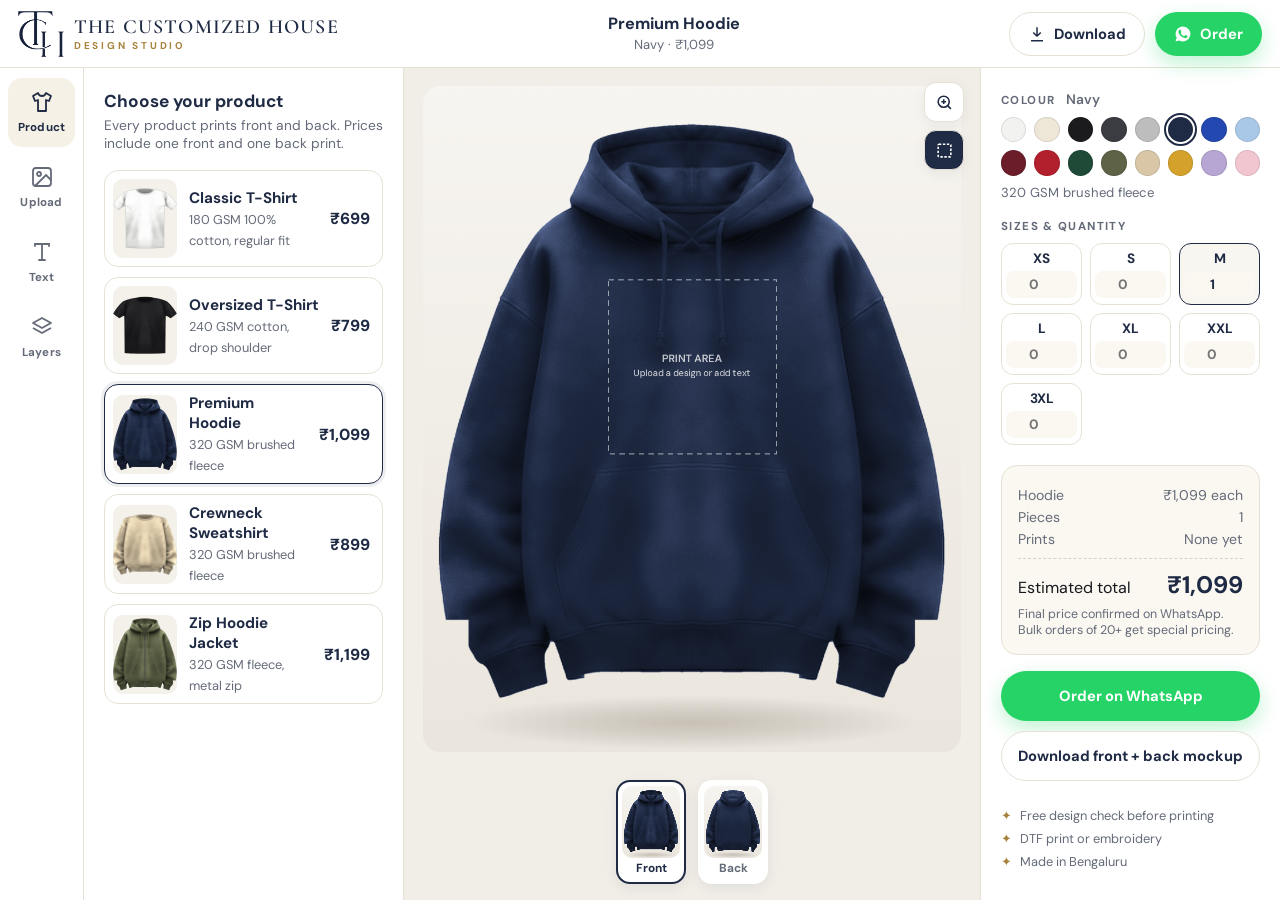
<file: studio.html>
<!DOCTYPE html>
<html lang="en">
<head>
<meta charset="UTF-8">
<meta name="viewport" content="width=device-width, initial-scale=1.0, viewport-fit=cover">
<title>Design Studio - The Customized House</title>
<meta name="description" content="Design your own hoodie, T-shirt, sweatshirt or jacket and see a realistic live preview. Upload your art or add text, pick a colour and order on WhatsApp.">
<link rel="icon" type="image/png" href="assets/favicon.png">
<link rel="preconnect" href="https://fonts.googleapis.com">
<link rel="preconnect" href="https://fonts.gstatic.com" crossorigin>
<link href="https://fonts.googleapis.com/css2?family=Cormorant+Garamond:wght@500;600&family=DM+Sans:opsz,wght@9..40,400;9..40,500;9..40,700;9..40,800&family=Anton&family=Bebas+Neue&family=Caveat:wght@700&family=Oswald:wght@600&family=Pacifico&family=Permanent+Marker&family=Playfair+Display:ital,wght@0,800;1,700&family=Poppins:wght@800&family=Rubik+Mono+One&family=UnifrakturMaguntia&family=Graduate&family=Montserrat:wght@900&display=swap" rel="stylesheet">
<link rel="stylesheet" href="css/studio.css?v=20261115d">
<script src="js/pixel.js?v=20261116"></script>
</head>
<body>

<header class="st-top">
  <a class="st-brand" href="index.html" aria-label="Back to The Customized House home">
    <img src="assets/logo-navy.png" alt="TCH">
    <div><b>THE CUSTOMIZED HOUSE</b><small>DESIGN STUDIO</small></div>
  </a>
  <div class="st-title"><b id="tProd">Premium Hoodie</b><span id="tSub">Navy · ₹899</span></div>
  <div class="st-actions">
    <button class="btn btn-line" id="dlBtn" title="Download mockup"><svg viewBox="0 0 24 24" fill="none" stroke="currentColor" stroke-width="2"><path d="M12 3v12m0 0-5-5m5 5 5-5M4 21h16"/></svg>Download</button>
    <button class="btn btn-wa" id="orderTop"><svg viewBox="0 0 24 24" fill="currentColor"><path d="M12.05 2a9.9 9.9 0 0 0-8.5 14.9L2 22l5.2-1.4A9.9 9.9 0 1 0 12.05 2Zm5.8 14.1c-.25.7-1.44 1.33-2 1.4-.52.08-1.17.11-1.88-.12-.44-.14-.99-.32-1.7-.63-3-1.29-4.95-4.3-5.1-4.5-.14-.2-1.2-1.6-1.2-3.05 0-1.46.76-2.17 1.04-2.47.27-.3.6-.37.79-.37h.57c.18 0 .43-.07.67.51.25.59.84 2.05.92 2.2.07.15.12.32.02.52-.1.2-.15.32-.3.5-.15.17-.31.38-.45.51-.15.15-.3.31-.13.6.17.3.77 1.27 1.65 2.06 1.13 1.01 2.09 1.32 2.39 1.47.3.15.47.13.64-.07.17-.2.74-.87.94-1.16.2-.3.4-.25.67-.15.27.1 1.73.82 2.03.97.3.15.5.22.57.35.07.12.07.71-.18 1.41Z"/></svg><span>Order</span></button>
  </div>
</header>

<main class="st">
  <nav class="st-rail" id="rail">
    <button data-pane="product" class="on"><svg viewBox="0 0 24 24" fill="none" stroke="currentColor" stroke-width="1.8" stroke-linejoin="round"><path d="M8 3 3 6l2 5 3-1v11h8V10l3 1 2-5-5-3c-.5 1.7-2 3-4 3S8.5 4.7 8 3Z"/></svg>Product</button>
    <button data-pane="upload"><svg viewBox="0 0 24 24" fill="none" stroke="currentColor" stroke-width="1.8"><rect x="3" y="3" width="18" height="18" rx="3"/><circle cx="9" cy="9" r="2"/><path d="m21 15-5-5L5 21"/></svg>Upload</button>
    <button data-pane="text"><svg viewBox="0 0 24 24" fill="none" stroke="currentColor" stroke-width="1.8" stroke-linecap="round"><path d="M5 6V4h14v2M12 4v16M9 20h6"/></svg>Text</button>
    <button data-pane="order" class="mob-only"><svg viewBox="0 0 24 24" fill="none" stroke="currentColor" stroke-width="1.8"><path d="M6 6h15l-1.5 9h-12L5 3H2"/><circle cx="9" cy="20" r="1.5"/><circle cx="18" cy="20" r="1.5"/></svg>Sizes</button>
    <button data-pane="layers"><svg viewBox="0 0 24 24" fill="none" stroke="currentColor" stroke-width="1.8" stroke-linejoin="round"><path d="m12 3 9 5-9 5-9-5 9-5Z"/><path d="m3 13 9 5 9-5"/></svg>Layers</button>
  </nav>

  <div class="mcolors" id="mcolors"></div>
  <section class="st-panel">
    <div class="pane on" id="pane-product">
      <h3>Choose your product</h3><p class="sub">Every product prints front and back. Prices include one front and one back print.</p>
      <div class="prod-list" id="prodList"></div>
    </div>

    <div class="pane" id="pane-upload">
      <h3>Upload your design</h3><p class="sub">It goes on the <b id="upSide">front</b>. Switch to Back below the preview to add a back print.</p>
      <label class="drop" id="drop">
        <input type="file" id="file" accept="image/png,image/jpeg,image/webp" hidden>
        <svg viewBox="0 0 24 24" fill="none" stroke="currentColor" stroke-width="1.6"><path d="M12 16V4m0 0-4 4m4-4 4 4M4 16v3a2 2 0 0 0 2 2h12a2 2 0 0 0 2-2v-3"/></svg>
        <b>Tap to upload or drop a file</b><span>PNG, JPG or WEBP</span>
      </label>
      <div class="tips">
        <div><i>✦</i>Transparent PNG gives the cleanest print.</div>
        <div><i>✦</i>White background? Use "Remove white" after uploading.</div>
        <div><i>✦</i>At least 2000 px wide prints sharp on a full back.</div>
      </div>
      <div id="imgTools" style="display:none">
        <span class="lbl">Selected image</span>
        <button class="btn btn-line" id="rmBg" style="width:100%">Remove white background</button>
      </div>
      <div class="uploads" id="uploads"></div>
    </div>

    <div class="pane" id="pane-text">
      <h3>Add text</h3><p class="sub">Names, numbers, batch year - anything.</p>
      <textarea class="field" id="txt" placeholder="Type here">CLASS OF 2026</textarea>
      <button class="btn btn-navy" id="addTxt" style="width:100%;margin-top:10px">Add text to design</button>
      <span class="lbl">Font</span>
      <div class="font-grid" id="fonts"></div>
      <span class="lbl">Text colour</span>
      <div class="swatches" id="tColors"></div>
      <span class="lbl">Outline</span>
      <div class="row2">
        <div class="swatches" id="oColors"></div>
        <div class="rangewrap"><input type="range" class="range" id="oWidth" min="0" max="14" value="0"><output id="oWOut">0</output></div>
      </div>
      <span class="lbl">Curve</span>
      <div class="rangewrap"><input type="range" class="range" id="curve" min="-100" max="100" value="0"><output id="cOut">0</output></div>
      <span class="lbl">Letter spacing</span>
      <div class="rangewrap"><input type="range" class="range" id="spacing" min="-5" max="40" value="2"><output id="sOut">2</output></div>
    </div>

    <div class="pane" id="pane-order"></div>
    <div class="pane" id="pane-layers">
      <h3>Layers</h3><p class="sub">Everything on the <b id="lySide">front</b>. Top of the list is printed on top.</p>
      <div class="layers" id="layerList"></div>
    </div>
  </section>

  <section class="st-stage">
    <div class="tool-float" id="toolFloat">
      <button data-act="center" title="Centre"><svg viewBox="0 0 24 24" fill="none" stroke="currentColor" stroke-width="2"><path d="M12 3v18M7 8h10M5 16h14"/></svg>Centre</button>
      <button data-act="dup" title="Duplicate"><svg viewBox="0 0 24 24" fill="none" stroke="currentColor" stroke-width="2"><rect x="8" y="8" width="13" height="13" rx="2"/><path d="M16 8V5a2 2 0 0 0-2-2H5a2 2 0 0 0-2 2v9a2 2 0 0 0 2 2h3"/></svg>Copy</button>
      <button data-act="flip" title="Flip"><svg viewBox="0 0 24 24" fill="none" stroke="currentColor" stroke-width="2"><path d="M12 3v18M8 7 3 12l5 5V7ZM16 7l5 5-5 5V7Z"/></svg>Flip</button>
      <button data-act="del" class="del" title="Delete"><svg viewBox="0 0 24 24" fill="none" stroke="currentColor" stroke-width="2"><path d="M4 7h16M9 7V4h6v3M6 7l1 14h10l1-14"/></svg>Delete</button>
    </div>
    <div class="zoom-btns">
      <button id="zoomBtn" title="Zoom"><svg viewBox="0 0 24 24" fill="none" stroke="currentColor" stroke-width="2"><circle cx="11" cy="11" r="7"/><path d="m20 20-4-4M11 8v6M8 11h6"/></svg></button>
      <button id="guideBtn" class="on" title="Show print area"><svg viewBox="0 0 24 24" fill="none" stroke="currentColor" stroke-width="2" stroke-dasharray="3 2"><rect x="4" y="4" width="16" height="16" rx="1"/></svg></button>
    </div>
    <div class="stage-scroll" id="scroll">
      <div class="stage" id="stage">
        <canvas id="cv" width="1000" height="1240"></canvas>
        <canvas id="ui" width="1000" height="1240"></canvas>
        <div class="loading" id="loading">Loading preview…</div>
      </div>
    </div>
    <div class="warn" id="warn">Low resolution - this may print blurry at this size</div>
    <div class="view-bar">
      <button class="vt on" data-view="front"><canvas width="250" height="310"></canvas>Front</button>
      <button class="vt" data-view="back"><canvas width="250" height="310"></canvas>Back</button>
    </div>
  </section>

  <aside class="st-side">
    <span class="lbl" style="margin-top:0">Colour <span class="cname" id="cName">Navy</span></span>
    <div class="colors" id="colors"></div>
    <p class="fabric" id="fabric"></p>
    <span class="lbl">Sizes &amp; quantity</span>
    <div class="sizes" id="sizes"></div>
    <div class="summary">
      <div class="ln"><span id="sProd">Hoodie</span><span id="sEach">₹899 each</span></div>
      <div class="ln"><span>Pieces</span><span id="sQty">1</span></div>
      <div class="ln"><span>Prints</span><span id="sPrints">-</span></div>
      <div class="tot"><span>Estimated total</span><b id="sTot">₹899</b></div>
      <small>Final price confirmed on WhatsApp. Bulk orders of 20+ get special pricing.</small>
    </div>
    <div class="side-cta">
      <button class="btn btn-wa" id="orderSide">Order on WhatsApp</button>
      <button class="btn btn-line" id="dlBoth">Download front + back mockup</button>
    </div>
    <div class="side-note">
      <div><i>✦</i>Free design check before printing</div>
      <div><i>✦</i>DTF print or embroidery</div>
      <div><i>✦</i>Made in Bengaluru</div>
    </div>
  </aside>
</main>

<div class="mob-bar">
  <div class="p"><b id="mTot">₹899</b><span id="mSub">1 piece</span></div>
  <button class="btn btn-wa" id="orderMob">Order on WhatsApp</button>
</div>
<div class="toast" id="toast"></div>

<script src="js/mockup.js?v=20261115d"></script>
<script src="js/studio.js?v=20261115d"></script>
</body>
</html>
</file>
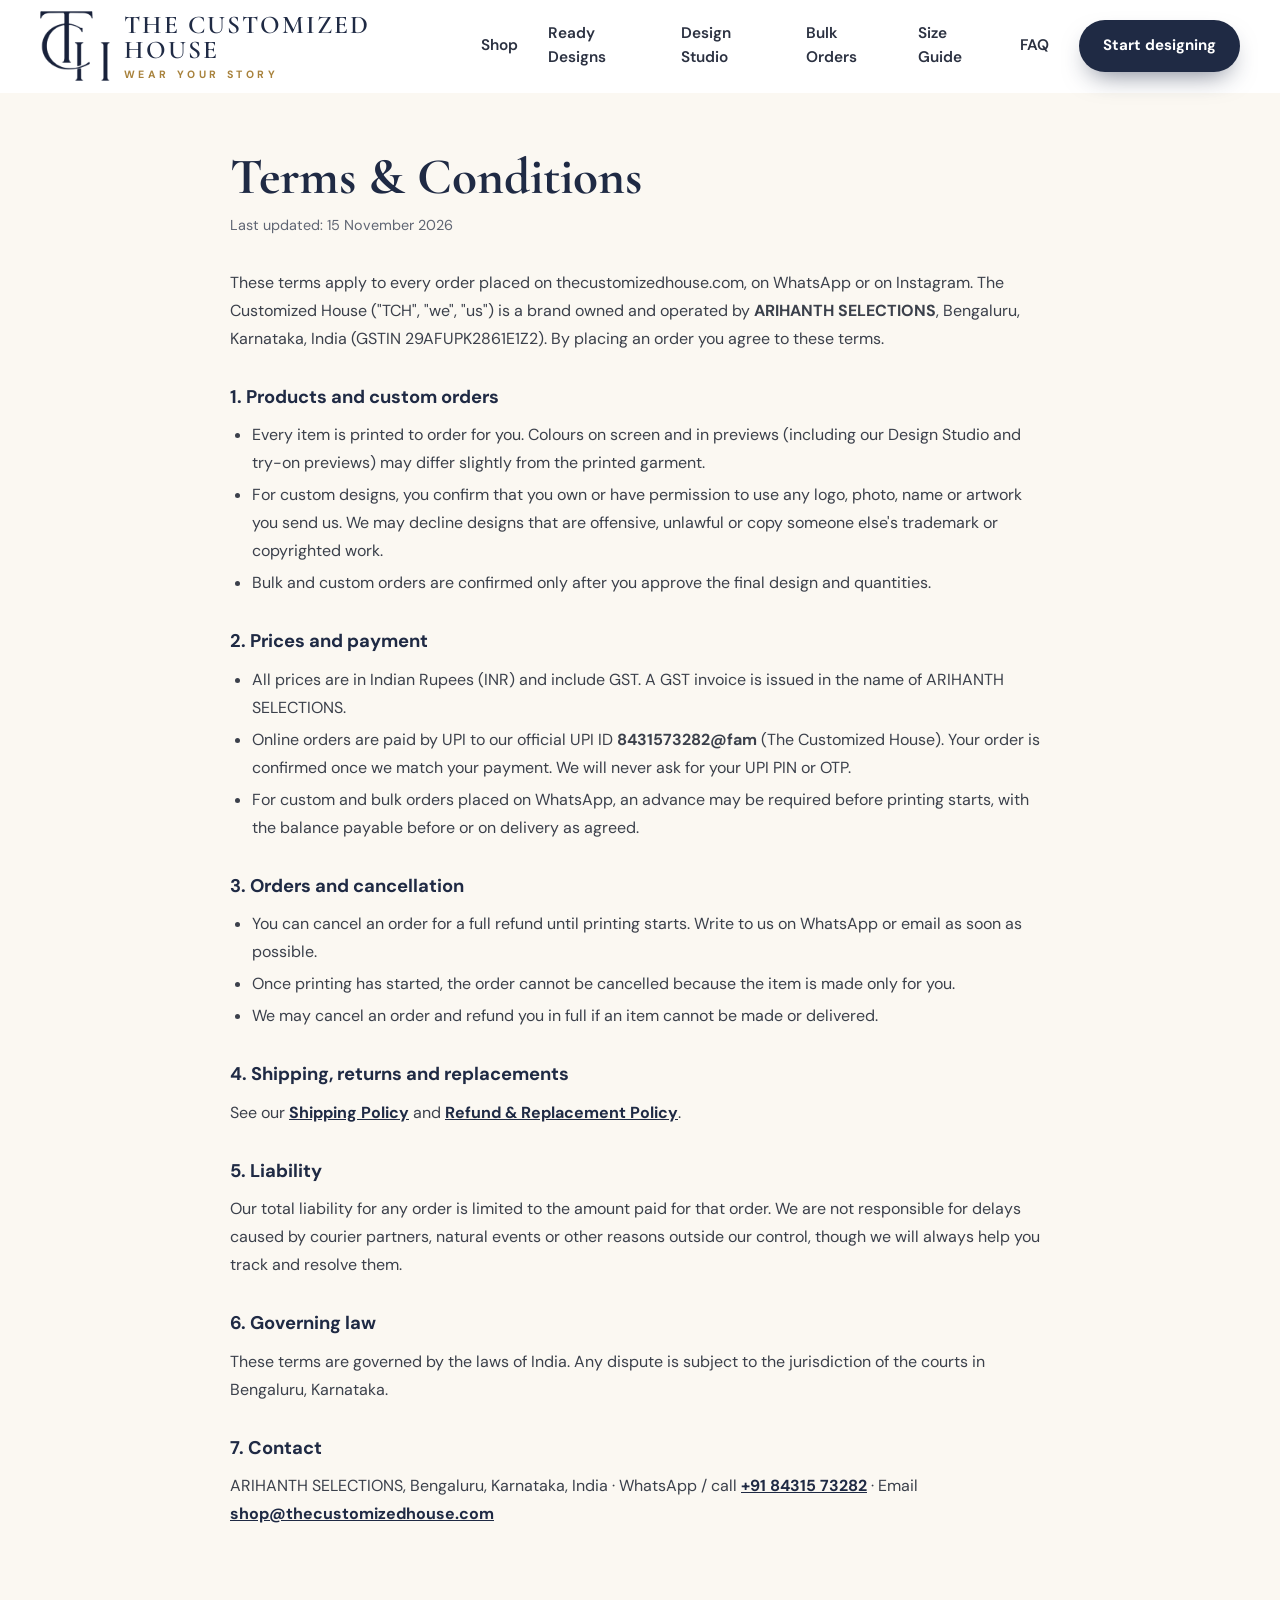
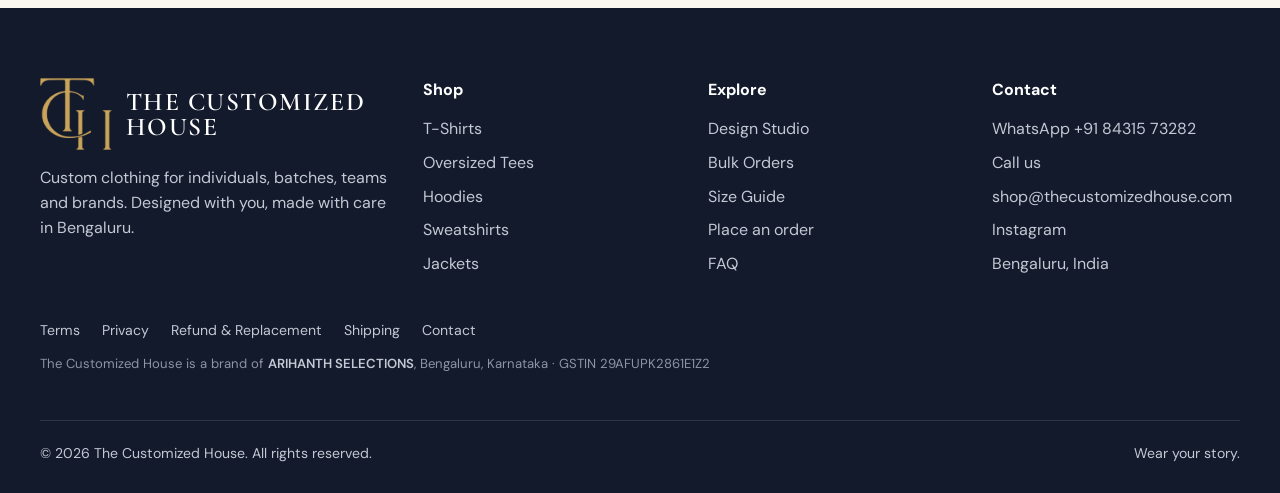
<file: terms.html>
<!DOCTYPE html>
<html lang="en" class="js">
<head>
<meta charset="UTF-8">
<meta name="viewport" content="width=device-width, initial-scale=1.0">
<title>Terms & Conditions - The Customized House</title>
<meta name="description" content="Terms & Conditions - The Customized House, a brand of ARIHANTH SELECTIONS, Bengaluru.">
<meta property="og:title" content="The Customized House - Wear Your Story">
<meta property="og:description" content="Custom clothing for individuals, batches, teams and brands. Design it live, see it before you pay.">
<meta property="og:image" content="assets/hero.jpg">
<meta name="theme-color" content="#1F2A44">
<link rel="icon" type="image/png" href="assets/favicon.png">
<link rel="preconnect" href="https://fonts.googleapis.com">
<link rel="preconnect" href="https://fonts.gstatic.com" crossorigin>
<link href="https://fonts.googleapis.com/css2?family=Cormorant+Garamond:ital,wght@0,500;0,600;1,500&family=DM+Sans:opsz,wght@9..40,400;9..40,500;9..40,600;9..40,700;9..40,800&display=swap" rel="stylesheet">
<link rel="stylesheet" href="css/style.css?v=20261115d">

<script src="js/pixel.js?v=20261116"></script>
</head>
<body>
<header id="hdr">
  <div class="container nav">
    <a href="index.html" class="brand" aria-label="The Customized House home">
      <img src="assets/logo-navy.png" alt="The Customized House logo">
      <div class="wm"><b>THE CUSTOMIZED HOUSE</b><span>WEAR YOUR STORY</span></div>
    </a>
    <nav class="links" id="links">
      <a href="shop.html">Shop</a>
      <a href="https://shop.thecustomizedhouse.com" target="_blank" rel="noopener">Ready Designs</a>
      <a href="studio.html">Design Studio</a>
      <a href="index.html#bulk">Bulk Orders</a>
      <a href="index.html#sizes">Size Guide</a>
      <a href="index.html#faq">FAQ</a>
      <a class="btn btn-primary" href="studio.html">Start designing</a>
    </nav>
    <button class="menu-btn" id="menuBtn" aria-label="Open menu"><span></span><span></span><span></span></button>
  </div>
</header>

<section class="policy">
  <div class="container">
    <h1>Terms &amp; Conditions</h1>
    <p class="upd">Last updated: 15 November 2026</p>
    
<p>These terms apply to every order placed on thecustomizedhouse.com, on WhatsApp or on Instagram. The Customized House ("TCH", "we", "us") is a brand owned and operated by <b>ARIHANTH SELECTIONS</b>, Bengaluru, Karnataka, India (GSTIN 29AFUPK2861E1Z2). By placing an order you agree to these terms.</p>
<h2>1. Products and custom orders</h2>
<ul><li>Every item is printed to order for you. Colours on screen and in previews (including our Design Studio and try-on previews) may differ slightly from the printed garment.</li>
<li>For custom designs, you confirm that you own or have permission to use any logo, photo, name or artwork you send us. We may decline designs that are offensive, unlawful or copy someone else's trademark or copyrighted work.</li>
<li>Bulk and custom orders are confirmed only after you approve the final design and quantities.</li></ul>
<h2>2. Prices and payment</h2>
<ul><li>All prices are in Indian Rupees (INR) and include GST. A GST invoice is issued in the name of ARIHANTH SELECTIONS.</li>
<li>Online orders are paid by UPI to our official UPI ID <b>8431573282@fam</b> (The Customized House). Your order is confirmed once we match your payment. We will never ask for your UPI PIN or OTP.</li>
<li>For custom and bulk orders placed on WhatsApp, an advance may be required before printing starts, with the balance payable before or on delivery as agreed.</li></ul>
<h2>3. Orders and cancellation</h2>
<ul><li>You can cancel an order for a full refund until printing starts. Write to us on WhatsApp or email as soon as possible.</li>
<li>Once printing has started, the order cannot be cancelled because the item is made only for you.</li>
<li>We may cancel an order and refund you in full if an item cannot be made or delivered.</li></ul>
<h2>4. Shipping, returns and replacements</h2>
<p>See our <a href="shipping-policy.html">Shipping Policy</a> and <a href="refund-policy.html">Refund &amp; Replacement Policy</a>.</p>
<h2>5. Liability</h2>
<p>Our total liability for any order is limited to the amount paid for that order. We are not responsible for delays caused by courier partners, natural events or other reasons outside our control, though we will always help you track and resolve them.</p>
<h2>6. Governing law</h2>
<p>These terms are governed by the laws of India. Any dispute is subject to the jurisdiction of the courts in Bengaluru, Karnataka.</p>
<h2>7. Contact</h2>
<p>ARIHANTH SELECTIONS, Bengaluru, Karnataka, India &middot; WhatsApp / call <a href="https://wa.me/918431573282" target="_blank" rel="noopener">+91 84315 73282</a> &middot; Email <a href="mailto:shop@thecustomizedhouse.com">shop@thecustomizedhouse.com</a></p>
  </div>
</section>

<footer>
  <div class="container">
    <div class="foot">
      <div>
        <div class="fb"><img src="assets/logo-gold.png" alt="The Customized House"><b>THE CUSTOMIZED<br>HOUSE</b></div>
        <p>Custom clothing for individuals, batches, teams and brands. Designed with you, made with care in Bengaluru.</p>
      </div>
      <div><h4>Shop</h4><a href="shop.html?c=tshirt">T-Shirts</a><a href="shop.html?c=oversized">Oversized Tees</a><a href="shop.html?c=hoodie">Hoodies</a><a href="shop.html?c=sweatshirt">Sweatshirts</a><a href="shop.html?c=jacket">Jackets</a></div>
      <div><h4>Explore</h4><a href="studio.html">Design Studio</a><a href="index.html#bulk">Bulk Orders</a><a href="index.html#sizes">Size Guide</a><a href="index.html#order">Place an order</a><a href="index.html#faq">FAQ</a></div>
      <div><h4>Contact</h4><a href="https://wa.me/918431573282" target="_blank" rel="noopener">WhatsApp +91 84315 73282</a><a href="tel:+918431573282">Call us</a><a href="mailto:shop@thecustomizedhouse.com?subject=Order%20enquiry%20-%20The%20Customized%20House">shop@thecustomizedhouse.com</a><a href="https://www.instagram.com/_the_customized_house" target="_blank" rel="noopener">Instagram</a><a>Bengaluru, India</a></div>
    </div>
    <div class="legal-links"><a href="terms.html">Terms</a><a href="privacy.html">Privacy</a><a href="refund-policy.html">Refund &amp; Replacement</a><a href="shipping-policy.html">Shipping</a><a href="contact.html">Contact</a></div>
    <p class="legal-entity">The Customized House is a brand of <b>ARIHANTH SELECTIONS</b>, Bengaluru, Karnataka &middot; GSTIN 29AFUPK2861E1Z2</p>
    <div class="foot-bottom"><span>© <span id="yr">2026</span> The Customized House. All rights reserved.</span><span>Wear your story.</span></div>
  </div>
</footer>
<script>
document.getElementById('menuBtn')&&document.getElementById('menuBtn').addEventListener('click',()=>document.getElementById('links').classList.toggle('open'));
document.getElementById('yr')&&(document.getElementById('yr').textContent=new Date().getFullYear());
</script>
</body>
</html>
</file>
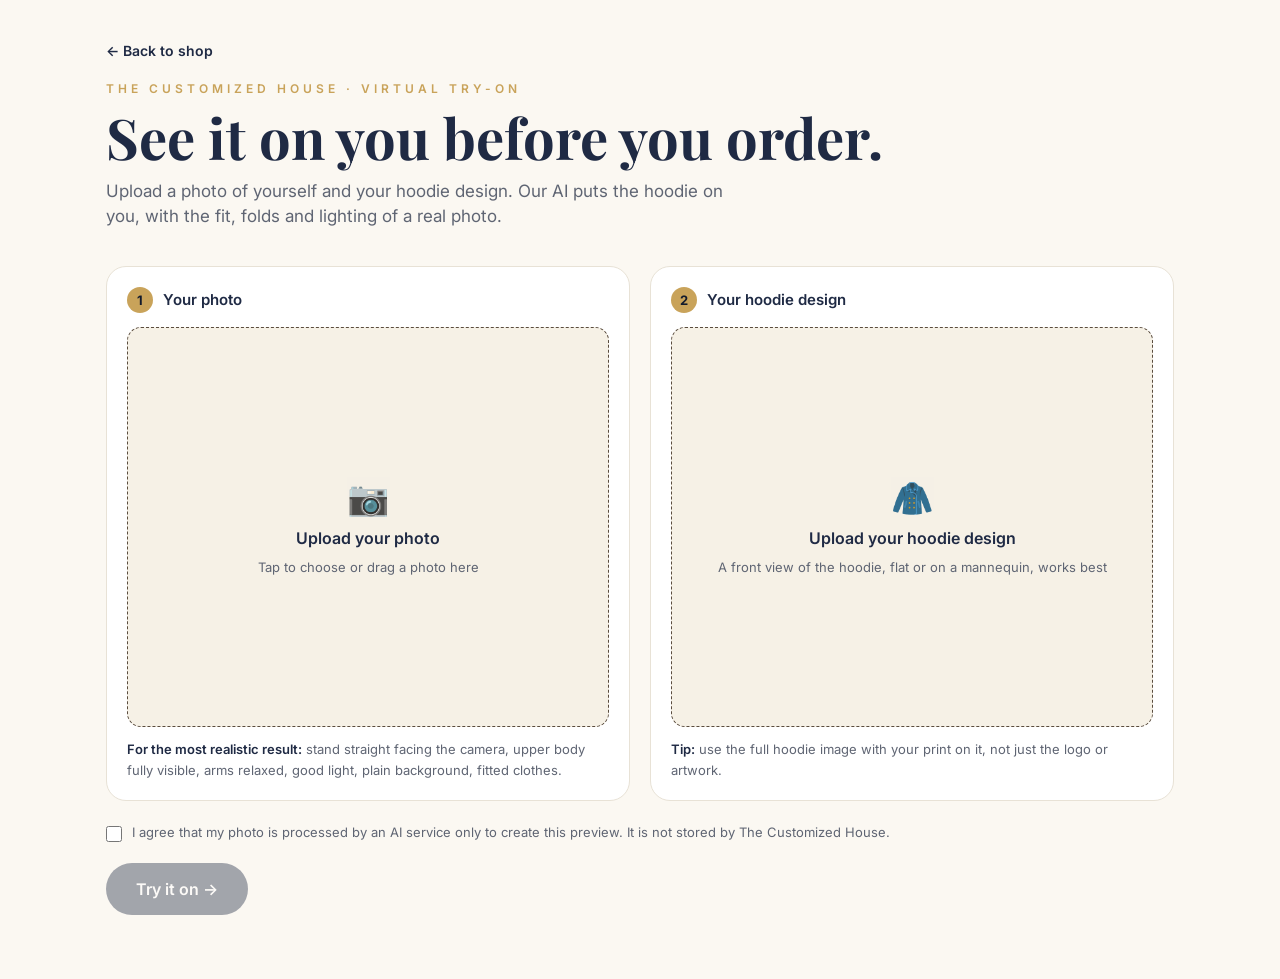
<file: try-on.html>
<!doctype html>
<html lang="en">
<head>
<meta charset="utf-8">
<meta name="viewport" content="width=device-width, initial-scale=1">
<title>Virtual Try-On - The Customized House</title>
<link rel="preconnect" href="https://fonts.googleapis.com">
<link href="https://fonts.googleapis.com/css2?family=Inter:wght@400;500;600;700&family=Playfair+Display:wght@600;700&display=swap" rel="stylesheet">
<link rel="icon" type="image/png" href="assets/favicon.png">
<!-- ================= SETTINGS: change these two lines only ================= -->
<script>
  // 1. Paste your Cloudflare Worker URL here after setup (see README).
  window.TCH_TRYON_ENDPOINT = "https://tch-tryon.YOUR-NAME.workers.dev/tryon";
  // 2. WhatsApp number for the "Order this hoodie" button.
  window.TCH_WHATSAPP = "918431573282";
</script>
<style>
  :root{
    --ink:#FBF8F2; --panel:#ffffff; --panel2:#F6F1E6; --line:#e8e2d6;
    --cream:#1F2A44; --muted:#5f6573; --gold:#C9A35A; --gold2:#E2C27F;
  }
  *{box-sizing:border-box;margin:0;padding:0}
  body{background:var(--ink);color:var(--cream);font-family:Inter,Arial,sans-serif;min-height:100vh}
  .wrap{max-width:1100px;margin:0 auto;padding:40px 16px 64px}
  .back{display:inline-block;margin-bottom:22px;color:var(--cream);font-weight:600;font-size:14px;text-decoration:none}
  .trying{margin:4px 0 10px;font-weight:600;color:var(--cream)}.trying b{color:#a8823c}
  .backnote{margin-top:12px;background:#efe2c6;border-radius:12px;padding:10px 12px;font-size:13px;line-height:1.5;color:#1F2A44}
  .eyebrow{font-size:12px;letter-spacing:4px;text-transform:uppercase;color:var(--gold);font-weight:600}
  h1{font-family:'Playfair Display',Georgia,serif;font-size:clamp(34px,6vw,56px);line-height:1.05;margin:12px 0 12px}
  .sub{color:var(--muted);font-size:17px;line-height:1.5;max-width:640px}
  .grid{display:grid;grid-template-columns:1fr 1fr;gap:20px;margin-top:36px}
  .card{background:var(--panel);border:1px solid var(--line);border-radius:20px;padding:20px}
  .card h2{font-size:15px;font-weight:600;display:flex;align-items:center;gap:10px;margin-bottom:14px}
  .num{width:26px;height:26px;border-radius:50%;background:var(--gold);color:#121a2c;display:grid;place-items:center;font-size:13px;font-weight:700}
  .drop{position:relative;height:400px;border:1.5px dashed #5A4C3E;border-radius:14px;background:var(--panel2);display:flex;flex-direction:column;align-items:center;justify-content:center;gap:10px;text-align:center;padding:20px;cursor:pointer;overflow:hidden;transition:border-color .2s}
  .drop:hover,.drop.over{border-color:var(--gold)}
  .drop img{position:absolute;inset:0;width:100%;height:100%;object-fit:contain;background:var(--panel2)}
  .drop .icon{font-size:34px;opacity:.8}
  .drop .t{font-weight:600}
  .drop .s{font-size:13px;color:var(--muted);line-height:1.45}
  .drop input{display:none}
  .change{position:absolute;bottom:10px;right:10px;background:rgba(21,18,15,.85);color:#fff;border:1px solid var(--line);border-radius:999px;font-size:12px;padding:6px 12px;z-index:2;display:none}
  .drop.has .change{display:block}
  .tips{margin-top:12px;font-size:13px;color:var(--muted);line-height:1.6}
  .tips b{color:var(--cream);font-weight:600}
  .consent{display:flex;gap:10px;align-items:flex-start;margin:22px 0 0;font-size:13px;color:var(--muted);line-height:1.5}
  .consent input{margin-top:3px;accent-color:var(--gold);width:16px;height:16px;flex:none}
  .btn{display:inline-flex;align-items:center;justify-content:center;gap:10px;border:none;border-radius:999px;font:600 16px Inter,Arial,sans-serif;padding:16px 30px;cursor:pointer;transition:transform .15s,opacity .2s;text-decoration:none}
  .btn:active{transform:scale(.98)}
  .btn-gold{background:#1F2A44;color:#fff}
  .btn-gold:hover{background:#2a3757}
  .btn-gold:disabled{opacity:.4;cursor:not-allowed}
  .btn-ghost{background:transparent;color:var(--cream);border:1px solid var(--line)}
  .actions{margin-top:20px;display:flex;gap:12px;flex-wrap:wrap}
  .result{display:none;margin-top:36px}
  .result.show{display:block}
  .stage{position:relative;max-width:520px;margin:0 auto;aspect-ratio:3/4;border-radius:20px;overflow:hidden;background:var(--panel2);border:1px solid var(--line)}
  .stage img{position:absolute;inset:0;width:100%;height:100%;object-fit:cover}
  .stage .after{clip-path:inset(0 0 0 50%)}
  .handle{position:absolute;top:0;bottom:0;left:50%;width:2px;background:var(--gold);transform:translateX(-1px);pointer-events:none}
  .handle::after{content:"\2194";position:absolute;top:50%;left:50%;transform:translate(-50%,-50%);width:38px;height:38px;border-radius:50%;background:var(--gold);color:#121a2c;display:grid;place-items:center;font-weight:700}
  .stage input[type=range]{position:absolute;inset:0;width:100%;height:100%;opacity:0;cursor:ew-resize}
  .lbl{position:absolute;top:12px;font-size:11px;letter-spacing:2px;text-transform:uppercase;background:rgba(21,18,15,.8);color:#fff;padding:5px 10px;border-radius:999px;z-index:2;pointer-events:none}
  .lbl.l{left:12px}.lbl.r{right:12px;color:var(--gold)}
  .center{text-align:center}
  .loading{display:none;margin-top:36px;text-align:center}
  .loading.show{display:block}
  .spinner{width:56px;height:56px;border-radius:50%;border:3px solid var(--line);border-top-color:var(--gold);margin:0 auto 18px;animation:spin 1s linear infinite}
  @keyframes spin{to{transform:rotate(360deg)}}
  .loading p{color:var(--muted)}
  .loading .msg{color:var(--cream);font-weight:600;font-size:18px;margin-bottom:6px}
  .err{display:none;margin-top:20px;background:#fdecea;border:1px solid #f1b3ab;color:#8c1d18;border-radius:14px;padding:14px 16px;font-size:14px;line-height:1.5}
  .err.show{display:block}
  .note{margin-top:14px;font-size:12px;color:#8C8174;text-align:center}
  @media (max-width:720px){.grid{grid-template-columns:1fr}.wrap{padding-top:28px}}
</style>
<script src="js/pixel.js?v=20261116"></script>
</head>
<body>
<div class="wrap">
  <a class="back" href="shop.html">&larr; Back to shop</a>
  <p class="eyebrow">The Customized House &middot; Virtual Try-On</p>
  <h1>See it on you before you order.</h1>
  <p class="trying" id="trying" hidden></p>
  <p class="sub">Upload a photo of yourself and your hoodie design. Our AI puts the hoodie on you, with the fit, folds and lighting of a real photo.</p>

  <div class="grid">
    <div class="card">
      <h2><span class="num">1</span>Your photo</h2>
      <label class="drop" id="dropPerson">
        <input type="file" accept="image/*" id="filePerson">
        <span class="icon">&#128247;</span>
        <span class="t">Upload your photo</span>
        <span class="s">Tap to choose or drag a photo here</span>
        <span class="change">Change</span>
      </label>
      <p class="tips"><b>For the most realistic result:</b> stand straight facing the camera, upper body fully visible, arms relaxed, good light, plain background, fitted clothes.</p>
    </div>

    <div class="card">
      <h2><span class="num">2</span>Your hoodie design</h2>
      <label class="drop" id="dropGarment">
        <input type="file" accept="image/*" id="fileGarment">
        <span class="icon">&#129509;</span>
        <span class="t">Upload your hoodie design</span>
        <span class="s">A front view of the hoodie, flat or on a mannequin, works best</span>
        <span class="change">Change</span>
      </label>
      <p class="tips"><b>Tip:</b> use the full hoodie image with your print on it, not just the logo or artwork.</p>
    </div>
  </div>

  <label class="consent"><input type="checkbox" id="consent">I agree that my photo is processed by an AI service only to create this preview. It is not stored by The Customized House.</label>

  <div class="actions">
    <button class="btn btn-gold" id="go" disabled>Try it on &rarr;</button>
  </div>
  <div class="err" id="err"></div>

  <div class="loading" id="loading">
    <div class="spinner"></div>
    <p class="msg" id="loadMsg">Putting the hoodie on you...</p>
    <p>This takes about 10-20 seconds.</p>
  </div>

  <div class="result" id="result">
    <div class="stage" id="stage">
      <img id="imgBefore" alt="Your photo">
      <img id="imgAfter" class="after" alt="You wearing your TCH hoodie">
      <span class="lbl l">Before</span><span class="lbl r">TCH</span>
      <div class="handle" id="handle"></div>
      <input type="range" min="0" max="100" value="50" id="slider" aria-label="Compare before and after">
    </div>
    <p class="note">Drag to compare. Final print colours may vary slightly from the preview.</p>
    <div class="actions" style="justify-content:center">
      <a class="btn btn-gold" id="order" target="_blank" rel="noopener">Order this hoodie</a>
      <a class="btn btn-ghost" id="download" download="tch-try-on.png">Download</a>
      <button class="btn btn-ghost" id="again">Try another</button>
    </div>
  </div>
</div>

<script>
(function(){
  const $ = id => document.getElementById(id);
  const state = { person:null, garment:null };

  // Downscale big phone photos so uploads are fast (max 1280px long side).
  function toDataURL(file, max=1280){
    return new Promise((resolve, reject)=>{
      const img = new Image();
      img.onload = ()=>{
        const s = Math.min(1, max/Math.max(img.width, img.height));
        const c = document.createElement('canvas');
        c.width = Math.round(img.width*s); c.height = Math.round(img.height*s);
        const ctx = c.getContext('2d');
        ctx.fillStyle = '#fff'; ctx.fillRect(0,0,c.width,c.height);
        ctx.drawImage(img,0,0,c.width,c.height);
        URL.revokeObjectURL(img.src);
        resolve(c.toDataURL('image/jpeg',0.9));
      };
      img.onerror = ()=>reject(new Error('Could not read that image. Try a JPG or PNG.'));
      img.src = URL.createObjectURL(file);
    });
  }

  function setupDrop(dropId, inputId, key){
    const drop = $(dropId), input = $(inputId);
    const load = async file => {
      if(!file || !file.type.startsWith('image/')) return;
      try{
        state[key] = await toDataURL(file);
        let img = drop.querySelector('img');
        if(!img){ img = document.createElement('img'); drop.prepend(img); }
        img.src = state[key];
        drop.classList.add('has');
        refresh();
      }catch(e){ showErr(e.message); }
    };
    input.addEventListener('change', e => load(e.target.files[0]));
    drop.addEventListener('dragover', e => { e.preventDefault(); drop.classList.add('over'); });
    drop.addEventListener('dragleave', () => drop.classList.remove('over'));
    drop.addEventListener('drop', e => { e.preventDefault(); drop.classList.remove('over'); load(e.dataTransfer.files[0]); });
  }
  setupDrop('dropPerson','filePerson','person');
  setupDrop('dropGarment','fileGarment','garment');

  // Your design tool can open this page with the hoodie pre-filled:
  // try-on.html?garment=https://your-site/designs/abc.png
  const pre = new URLSearchParams(location.search).get('garment');
  const P=new URLSearchParams(location.search), pname=P.get('name');
  if(pname){ const t=document.getElementById('trying'); t.innerHTML='Trying on: <b></b>'; t.querySelector('b').textContent=pname; t.hidden=false; }
  if(P.get('view')==='back'){ const n=document.createElement('p'); n.className='backnote'; n.textContent='This design is printed on the back. For the most accurate preview, upload a photo of your back.'; document.querySelector('#dropPerson').after(n); }
  if(pre){
    state.garment = pre;
    const d = $('dropGarment'); const img = document.createElement('img');
    img.src = pre; d.prepend(img); d.classList.add('has');
  }

  $('consent').addEventListener('change', refresh);
  function refresh(){ $('go').disabled = !(state.person && state.garment && $('consent').checked); }

  function showErr(msg){ const e=$('err'); e.textContent = msg; e.classList.add('show'); }
  function hideErr(){ $('err').classList.remove('show'); }

  const msgs = ['Putting the hoodie on you...','Matching the fit to your body...','Adding real folds and lighting...','Almost ready...'];
  let msgTimer;

  $('go').addEventListener('click', async ()=>{
    hideErr();
    if(window.TCH_TRYON_ENDPOINT.includes('YOUR-NAME')){
      showErr('Try-on is not connected yet. Add your Worker URL in the settings at the top of this file (see README).');
      return;
    }
    $('go').disabled = true; $('result').classList.remove('show'); $('loading').classList.add('show');
    let i=0; $('loadMsg').textContent = msgs[0];
    msgTimer = setInterval(()=>{ i=Math.min(i+1,msgs.length-1); $('loadMsg').textContent = msgs[i]; }, 5000);
    try{
      const res = await fetch(window.TCH_TRYON_ENDPOINT, {
        method:'POST', headers:{'Content-Type':'application/json'},
        body: JSON.stringify({ model_image: state.person, garment_image: state.garment })
      });
      const data = await res.json().catch(()=>({}));
      if(!res.ok || !data.image) throw new Error(data.error || 'Something went wrong. Please try again.');
      showResult(data.image);
    }catch(e){
      showErr(e.message);
    }finally{
      clearInterval(msgTimer); $('loading').classList.remove('show'); refresh();
    }
  });

  function showResult(url){
    $('imgBefore').src = state.person;
    $('imgAfter').src = url;
    $('download').href = url;
    const text = encodeURIComponent('Hi TCH! I tried my design on with your virtual try-on and I want to order this hoodie.');
    $('order').href = `https://wa.me/${window.TCH_WHATSAPP}?text=${text}`;
    setSlider(50);
    $('result').classList.add('show');
    $('result').scrollIntoView({behavior:'smooth', block:'start'});
  }

  function setSlider(v){
    $('imgAfter').style.clipPath = `inset(0 0 0 ${v}%)`;
    $('handle').style.left = v + '%';
  }
  $('slider').addEventListener('input', e => setSlider(e.target.value));

  $('again').addEventListener('click', ()=>{
    $('result').classList.remove('show');
    window.scrollTo({top:0, behavior:'smooth'});
  });
})();
</script>
</body>
</html>
</file>
<file: css/style.css>
/* The Customized House - site styles */
:root{
  --navy:#1F2A44; --navy-2:#121a2c; --navy-3:#2a3757; --gold:#C9A35A; --gold-2:#a8823c; --gold-soft:#efe2c6;
  --cream:#F6F1E6; --paper:#FBF8F2; --ink:#15171c; --muted:#5f6573; --line:#e8e2d6;
  --wa:#25D366; --r:20px; --shadow:0 24px 60px -24px rgba(18,26,44,.28); --shadow-s:0 10px 30px -12px rgba(18,26,44,.18);
}
*{box-sizing:border-box;margin:0;padding:0}
html{scroll-behavior:smooth;scroll-padding-top:90px}
body{font-family:'DM Sans',system-ui,-apple-system,Segoe UI,Roboto,sans-serif;color:var(--ink);background:#fff;line-height:1.55;-webkit-font-smoothing:antialiased;overflow-x:hidden}
img{max-width:100%;display:block}
a{color:inherit;text-decoration:none}
button{font:inherit;cursor:pointer}
.container{width:min(1200px,100% - 40px);margin-inline:auto}
.serif{font-family:'Cormorant Garamond',Georgia,serif}

/* buttons */
.btn{display:inline-flex;align-items:center;justify-content:center;gap:10px;padding:15px 26px;border-radius:999px;font-weight:700;font-size:1rem;border:2px solid transparent;transition:transform .18s,box-shadow .18s,background .18s,color .18s;white-space:nowrap}
.btn:hover{transform:translateY(-2px)}
.btn svg{width:20px;height:20px;flex:none}
.btn-primary{background:var(--navy);color:#fff;box-shadow:0 12px 26px -10px rgba(31,42,68,.6)}
.btn-primary:hover{background:var(--navy-3)}
.btn-gold{background:var(--gold);color:var(--navy-2);box-shadow:0 12px 26px -10px rgba(201,163,90,.7)}
.btn-wa{background:var(--wa);color:#fff;box-shadow:0 12px 26px -10px rgba(37,211,102,.7)}
.btn-ghost{border-color:var(--navy);color:var(--navy);background:transparent}
.btn-ghost:hover{background:var(--navy);color:#fff}
.btn-light{border-color:rgba(255,255,255,.5);color:#fff}
.btn-light:hover{background:#fff;color:var(--navy)}

.eyebrow{display:inline-flex;align-items:center;gap:10px;font-size:.76rem;font-weight:800;letter-spacing:.2em;text-transform:uppercase;color:var(--gold-2)}
.eyebrow:before{content:"";width:22px;height:1.5px;background:currentColor}
.section{padding:110px 0}
.section-head{text-align:center;max-width:720px;margin:0 auto 56px}
.section-head .eyebrow:after{content:"";width:22px;height:1.5px;background:currentColor}
.section-head h2,.h2{font-size:clamp(2.1rem,4.4vw,3.4rem);line-height:1.04;font-weight:800;letter-spacing:-.035em;margin:14px 0 16px;color:var(--navy)}
.section-head h2 em,.h2 em{font-family:'Cormorant Garamond',Georgia,serif;font-style:italic;font-weight:500;color:var(--gold-2);letter-spacing:-.01em}
.section-head p{color:var(--muted);font-size:1.1rem}

/* top strip + header */
.topbar{background:var(--navy-2);color:#e5dece;font-size:.84rem;text-align:center;padding:9px 16px;letter-spacing:.01em}
.topbar b{color:var(--gold);font-weight:700}
header{position:sticky;top:0;z-index:50;background:rgba(255,255,255,.88);backdrop-filter:saturate(1.4) blur(14px);-webkit-backdrop-filter:saturate(1.4) blur(14px);border-bottom:1px solid transparent;transition:border-color .2s,box-shadow .2s}
header.scrolled{border-color:var(--line);box-shadow:0 8px 30px -18px rgba(18,26,44,.25)}
.nav{display:flex;align-items:center;justify-content:space-between;height:92px;gap:20px;transition:height .2s}
header.scrolled .nav{height:76px}
.brand{display:flex;align-items:center;gap:14px}
.brand img{height:70px;width:auto;transition:height .2s}
header.scrolled .brand img{height:56px}
.brand .wm{display:flex;flex-direction:column;line-height:1}
.brand .wm b{font-family:'Cormorant Garamond',Georgia,serif;font-weight:600;font-size:1.6rem;letter-spacing:.08em;color:var(--navy)}
.brand .wm span{font-size:.66rem;letter-spacing:.34em;color:var(--gold-2);margin-top:7px;font-weight:700}
.links{display:flex;align-items:center;gap:30px;font-weight:600;font-size:.96rem;color:#2b3141}
.links a:not(.btn){position:relative;padding:6px 0}
.links a:not(.btn):after{content:"";position:absolute;left:0;right:0;bottom:0;height:2px;background:var(--gold);transform:scaleX(0);transition:transform .2s;transform-origin:left}
.links a:not(.btn):hover:after{transform:scaleX(1)}
.links .btn{padding:12px 22px;font-size:.94rem}
.menu-btn{display:none;background:none;border:0;padding:8px}
.menu-btn span{display:block;width:26px;height:2.5px;background:var(--navy);margin:5px 0;border-radius:2px;transition:.2s}

/* hero */
.hero{position:relative;background:radial-gradient(900px 520px at 88% 0%,rgba(201,163,90,.20),transparent 60%),radial-gradient(700px 500px at 0% 100%,rgba(31,42,68,.06),transparent 60%),var(--paper);padding:70px 0 86px;overflow:hidden}
.hero-grid{display:grid;grid-template-columns:1.05fr .95fr;gap:64px;align-items:center}
.hero-logo{display:flex;align-items:center;gap:18px;margin-bottom:28px}
.hero-logo img{height:112px}
.hero-logo div{font-family:'Cormorant Garamond',Georgia,serif;font-size:2.15rem;line-height:1;letter-spacing:.06em;color:var(--navy);font-weight:600}
.hero-logo small{display:block;font-family:'DM Sans',sans-serif;font-size:.72rem;letter-spacing:.3em;color:var(--gold-2);margin-top:10px;font-weight:700}
.hero h1{font-size:clamp(2.8rem,6.2vw,5rem);line-height:.98;font-weight:800;letter-spacing:-.045em;color:var(--navy)}
.hero h1 em{font-family:'Cormorant Garamond',Georgia,serif;font-style:italic;font-weight:500;color:var(--gold-2);letter-spacing:-.015em}
.hero p.lead{font-size:1.2rem;color:var(--muted);margin:24px 0 34px;max-width:540px}
.hero-ctas{display:flex;flex-wrap:wrap;gap:14px}
.hero-pills{display:flex;flex-wrap:wrap;gap:10px;margin-top:36px}
.pill{display:inline-flex;align-items:center;gap:8px;background:#fff;border:1px solid var(--line);padding:9px 15px;border-radius:999px;font-size:.88rem;font-weight:600;color:#30364a}
.pill i{font-style:normal;color:var(--gold-2)}
.hero-art{position:relative}
.hero-art .main{border-radius:32px;overflow:hidden;box-shadow:var(--shadow);aspect-ratio:4/5;transform:rotate(1.2deg)}
.hero-art .main img{width:100%;height:100%;object-fit:cover}
.hero-art .float{position:absolute;background:#fff;border-radius:18px;padding:14px 18px;box-shadow:var(--shadow-s);display:flex;gap:12px;align-items:center;max-width:270px}
.hero-art .f1{left:-34px;bottom:44px}
.hero-art .f2{right:-18px;top:36px}
.hero-art .float b{display:block;color:var(--navy);font-size:.98rem}
.hero-art .float span{font-size:.84rem;color:var(--muted)}
.hero-art .float .ic{width:44px;height:44px;border-radius:12px;background:var(--cream);display:grid;place-items:center;font-size:1.3rem;flex:none}
.dots{display:flex;gap:5px}.dots i{width:16px;height:16px;border-radius:50%;border:1.5px solid rgba(0,0,0,.1)}

/* marquee */
.marquee{background:var(--navy);color:var(--cream);overflow:hidden;white-space:nowrap;padding:18px 0;font-weight:800;letter-spacing:.16em;font-size:.88rem}
.marquee .track{display:inline-block;animation:mq 30s linear infinite}
.marquee span{margin:0 24px}.marquee span.g{color:var(--gold)}
@keyframes mq{to{transform:translateX(-50%)}}

/* studio showcase */
.showcase{background:radial-gradient(900px 600px at 15% 10%,rgba(201,163,90,.18),transparent 60%),linear-gradient(180deg,var(--navy-2),#1a2440);color:#fff;overflow:hidden}
.sc-grid{display:grid;grid-template-columns:1.05fr .95fr;gap:70px;align-items:center}
.sc-stage{position:relative;background:linear-gradient(180deg,#f7f5f1,#ebe6dd);border-radius:32px;padding:18px;box-shadow:0 40px 80px -30px rgba(0,0,0,.6)}
.sc-stage canvas{width:100%;height:auto;display:block;border-radius:20px}
.sc-tabs{position:absolute;left:50%;top:22px;transform:translateX(-50%);display:flex;max-width:calc(100% - 24px);overflow-x:auto;scrollbar-width:none;background:rgba(255,255,255,.92);backdrop-filter:blur(8px);border-radius:999px;padding:4px;box-shadow:0 10px 26px -12px rgba(18,26,44,.35)}
.sc-tabs button{white-space:nowrap;border:0;background:none;border-radius:999px;padding:8px 14px;font-weight:700;font-size:.82rem;color:var(--muted)}
.sc-tabs button.on{background:var(--navy);color:#fff}
.sc-view{position:absolute;right:28px;bottom:28px;display:flex;gap:6px}
.sc-view button{border:0;background:#fff;border-radius:999px;padding:8px 14px;font-weight:700;font-size:.8rem;color:var(--navy);box-shadow:0 6px 18px -8px rgba(18,26,44,.4)}
.sc-view button.on{background:var(--gold);color:var(--navy-2)}
.sc-colors{display:flex;flex-wrap:wrap;gap:10px;margin:26px 0 8px}
.sc-colors button{width:34px;height:34px;border-radius:50%;border:2px solid rgba(255,255,255,.25);transition:transform .15s}
.sc-colors button:hover{transform:scale(1.12)}
.sc-colors button.on{outline:2.5px solid var(--gold);outline-offset:3px}
.sc-copy h2{font-size:clamp(2.2rem,4.4vw,3.5rem);line-height:1.02;font-weight:800;letter-spacing:-.035em;margin:14px 0 18px}
.sc-copy h2 em{font-family:'Cormorant Garamond',Georgia,serif;font-style:italic;font-weight:500;color:var(--gold)}
.sc-copy p.lead{color:#c9cedb;font-size:1.12rem;max-width:520px}
.sc-feats{display:grid;grid-template-columns:1fr 1fr;gap:14px 22px;margin:30px 0 34px}
.sc-feats div{display:flex;gap:12px;align-items:flex-start;font-size:.97rem;color:#e7e9ef}
.sc-feats i{font-style:normal;width:32px;height:32px;border-radius:10px;background:rgba(201,163,90,.16);color:var(--gold);display:grid;place-items:center;flex:none;font-size:.95rem}
.sc-note{font-size:.85rem;color:#9ea6b8;margin-top:16px}

/* steps */
.steps{display:grid;grid-template-columns:repeat(3,1fr);gap:24px;counter-reset:s}
.step{position:relative;background:var(--paper);border:1px solid var(--line);border-radius:var(--r);padding:34px;transition:transform .2s,box-shadow .2s}
.step:hover{transform:translateY(-4px);box-shadow:var(--shadow-s)}
.step .n{width:50px;height:50px;border-radius:16px;background:var(--navy);color:var(--gold);display:grid;place-items:center;font-weight:800;font-size:1.15rem;margin-bottom:20px}
.step h3{font-size:1.28rem;color:var(--navy);margin-bottom:8px;letter-spacing:-.01em}
.step p{color:var(--muted)}

/* categories */
.cats{display:grid;grid-template-columns:repeat(5,1fr);gap:18px}
.cat{position:relative;border-radius:var(--r);overflow:hidden;background:var(--cream);display:block;isolation:isolate}
.cat img{aspect-ratio:4/5;width:100%;object-fit:cover;transition:transform .6s}
.cat:hover img{transform:scale(1.06)}
.cat .info{position:absolute;inset:auto 0 0 0;padding:18px;background:linear-gradient(transparent,rgba(14,18,30,.86));color:#fff}
.cat .info b{display:block;font-size:1.12rem}
.cat .info span{font-size:.9rem;color:#f0e6cf}
.cat .go{position:absolute;top:14px;right:14px;background:#fff;color:var(--navy);font-weight:700;font-size:.78rem;padding:7px 12px;border-radius:999px;opacity:0;transform:translateY(-6px);transition:.2s}
.cat:hover .go{opacity:1;transform:none}

/* collection */
.collection{background:var(--paper)}
.filters{display:flex;flex-wrap:wrap;justify-content:center;gap:10px;margin-bottom:34px}
.filters button{border:1.5px solid var(--line);background:#fff;padding:10px 18px;border-radius:999px;font-weight:600;font-size:.94rem}
.filters button.on{background:var(--navy);color:#fff;border-color:var(--navy)}
.grid{display:grid;grid-template-columns:repeat(3,1fr);gap:22px}
.card{background:#fff;border-radius:var(--r);overflow:hidden;border:1px solid var(--line);display:flex;flex-direction:column;transition:box-shadow .2s,transform .2s}
.card:hover{box-shadow:var(--shadow);transform:translateY(-4px)}
.card .ph{background:#f1ede5;aspect-ratio:4/3;overflow:hidden;cursor:zoom-in}
.card .ph img{width:100%;height:100%;object-fit:cover;object-position:var(--pos,center)}
.card .bd{padding:18px 20px 20px;display:flex;flex-direction:column;gap:6px;flex:1}
.card .tag{font-size:.72rem;font-weight:700;letter-spacing:.14em;color:var(--gold-2);text-transform:uppercase}
.card h3{font-size:1.15rem;color:var(--navy)}
.card p{color:var(--muted);font-size:.95rem;flex:1}
.card .row{display:flex;align-items:center;justify-content:space-between;margin-top:10px}
.card .price{font-weight:800;color:var(--navy)}
.card .row a{font-weight:700;color:#128C4A;font-size:.95rem}
.soon{display:grid;grid-template-columns:1fr auto;gap:30px;align-items:center;background:#fff;border:1px solid var(--line);border-radius:28px;padding:40px 44px;box-shadow:var(--shadow-s);position:relative;overflow:hidden}
.soon:before{content:"";position:absolute;right:-80px;top:-80px;width:260px;height:260px;border-radius:50%;background:radial-gradient(circle,rgba(201,163,90,.25),transparent 70%)}
.soon h3{font-size:clamp(1.5rem,2.6vw,2rem);color:var(--navy);letter-spacing:-.02em;line-height:1.15}
.soon p{color:var(--muted);margin-top:8px;max-width:560px}
.soon .acts{display:flex;gap:12px;flex-wrap:wrap;position:relative}

/* bulk */
.bulk{background:var(--navy);color:#fff;position:relative;overflow:hidden}
.bulk:before{content:"";position:absolute;inset:0;background:radial-gradient(800px 400px at 10% 0%,rgba(201,163,90,.22),transparent 60%)}
.bulk .container{position:relative}
.bulk-grid{display:grid;grid-template-columns:1fr 1fr;gap:64px;align-items:center}
.bulk h2{font-size:clamp(2.1rem,4.2vw,3.2rem);line-height:1.05;font-weight:800;letter-spacing:-.03em;margin-top:14px}
.bulk h2 em{font-family:'Cormorant Garamond',Georgia,serif;font-weight:500;color:var(--gold)}
.bulk p.lead{color:#cfd3dd;margin:18px 0 26px;font-size:1.08rem}
.bulk ul{list-style:none;display:grid;gap:13px;margin-bottom:32px}
.bulk li{display:flex;gap:12px;align-items:flex-start}
.bulk li:before{content:"✦";color:var(--gold);flex:none}
.bulk-pics{display:grid;grid-template-columns:1fr 1fr;gap:14px}
.bulk-pics img{border-radius:18px;width:100%;height:100%;object-fit:cover;aspect-ratio:1/1}
.bulk-pics img:first-child{grid-column:1/3;aspect-ratio:16/10}

/* features */
.feats{display:grid;grid-template-columns:repeat(3,1fr);gap:22px}
.feat{border:1px solid var(--line);border-radius:var(--r);padding:30px;background:#fff;transition:transform .2s,box-shadow .2s,border-color .2s}
.feat:hover{transform:translateY(-4px);box-shadow:var(--shadow-s);border-color:#ddd3bf}
.feat .ic{width:54px;height:54px;border-radius:16px;background:var(--cream);display:grid;place-items:center;font-size:1.5rem;margin-bottom:18px}
.feat h3{color:var(--navy);margin-bottom:6px;font-size:1.16rem}
.feat p{color:var(--muted);font-size:.97rem}

/* size chart */
.sizes-sec{background:var(--paper)}
.size-wrap{display:grid;grid-template-columns:.9fr 1.1fr;gap:56px;align-items:center}
.size-wrap h2{font-size:clamp(2rem,3.6vw,2.8rem);color:var(--navy);font-weight:800;letter-spacing:-.03em;margin:12px 0 14px;line-height:1.05}
.size-wrap p{color:var(--muted)}
.tabs{display:inline-flex;background:#fff;border:1px solid var(--line);border-radius:999px;padding:4px;margin-bottom:16px}
.tabs button{border:0;background:none;border-radius:999px;padding:9px 16px;font-weight:700;font-size:.88rem;color:var(--muted)}
.tabs button.on{background:var(--navy);color:#fff}
table.sz{width:100%;border-collapse:separate;border-spacing:0;border:1px solid var(--line);border-radius:18px;overflow:hidden;font-size:.98rem;background:#fff}
table.sz th,table.sz td{padding:14px 10px;text-align:center;border-bottom:1px solid var(--line)}
table.sz th{background:var(--navy);color:#fff;font-weight:700}
table.sz td:first-child{text-align:left;font-weight:700;color:var(--navy);padding-left:18px}
table.sz tr:last-child td{border-bottom:0}
table.sz tr:nth-child(even) td{background:var(--paper)}

/* order form */
.order-box{display:grid;grid-template-columns:.85fr 1.15fr;gap:44px;background:#fff;border:1px solid var(--line);border-radius:30px;padding:44px;box-shadow:var(--shadow)}
.order-box h2{font-size:clamp(1.9rem,3.4vw,2.6rem);color:var(--navy);font-weight:800;letter-spacing:-.03em;margin:12px 0 12px;line-height:1.05}
.order-box p{color:var(--muted)}
.contact-list{display:grid;gap:12px;margin-top:26px}
.contact-list a{display:flex;align-items:center;gap:12px;font-weight:700;color:var(--navy)}
.contact-list a span{width:42px;height:42px;border-radius:13px;background:var(--cream);display:grid;place-items:center}
form.of{display:grid;grid-template-columns:1fr 1fr;gap:14px}
form.of .full{grid-column:1/3}
form.of label{font-size:.78rem;font-weight:700;letter-spacing:.06em;color:var(--muted);display:block;margin-bottom:6px;text-transform:uppercase}
form.of input,form.of select,form.of textarea{width:100%;padding:14px 15px;border:1.5px solid var(--line);border-radius:14px;font:500 1rem 'DM Sans',sans-serif;background:#fff;transition:border-color .15s,box-shadow .15s}
form.of input:focus,form.of select:focus,form.of textarea:focus{outline:none;border-color:var(--navy);box-shadow:0 0 0 4px rgba(31,42,68,.08)}
form.of textarea{min-height:100px;resize:vertical}
form.of .btn{width:100%}

/* faq */
.faq{max-width:840px;margin:0 auto;display:grid;gap:12px}
.faq details{border:1px solid var(--line);border-radius:18px;padding:20px 24px;background:#fff;transition:box-shadow .2s}
.faq details[open]{box-shadow:var(--shadow-s)}
.faq summary{cursor:pointer;font-weight:700;color:var(--navy);list-style:none;display:flex;justify-content:space-between;gap:16px;font-size:1.06rem}
.faq summary::-webkit-details-marker{display:none}
.faq summary:after{content:"+";font-size:1.5rem;line-height:1;color:var(--gold-2);transition:transform .2s}
.faq details[open] summary:after{transform:rotate(45deg)}
.faq details p{color:var(--muted);margin-top:10px}

/* cta band */
.band{background:linear-gradient(110deg,var(--gold),#d9b977);padding:70px 0}
.band .container{display:flex;flex-wrap:wrap;align-items:center;justify-content:space-between;gap:24px}
.band h2{font-size:clamp(1.9rem,3.8vw,3rem);font-weight:800;color:var(--navy-2);letter-spacing:-.03em;line-height:1.05}
.band p{color:#3a3020;margin-top:8px;font-weight:600}
.band .acts{display:flex;gap:12px;flex-wrap:wrap}

/* footer */
footer{background:var(--navy-2);color:#c3c8d3;padding:70px 0 28px}
.foot{display:grid;grid-template-columns:1.4fr 1fr 1fr 1fr;gap:36px}
.foot .fb{display:flex;align-items:center;gap:14px;margin-bottom:16px}
.foot .fb img{height:72px}
.foot .fb b{font-family:'Cormorant Garamond',Georgia,serif;font-size:1.6rem;color:#fff;letter-spacing:.06em;font-weight:600;line-height:1}
.foot h4{color:#fff;margin-bottom:14px;font-size:1rem}
.foot a{display:block;margin-bottom:9px;transition:color .15s}
.foot a:hover{color:var(--gold)}
.foot-bottom{border-top:1px solid rgba(255,255,255,.12);margin-top:46px;padding-top:22px;display:flex;flex-wrap:wrap;justify-content:space-between;gap:12px;font-size:.88rem}

/* floating wa + lightbox */
.float-wa{position:fixed;right:18px;bottom:18px;z-index:60;background:var(--wa);color:#fff;border-radius:999px;padding:13px 18px;display:flex;gap:9px;align-items:center;font-weight:700;box-shadow:0 14px 30px -8px rgba(37,211,102,.6);transition:transform .2s}
.float-wa:hover{transform:translateY(-3px)}
.float-ig{position:fixed;right:18px;bottom:84px;z-index:60;width:54px;height:54px;border-radius:50%;display:grid;place-items:center;background:radial-gradient(circle at 30% 107%,#fdf497 0%,#fdf497 5%,#fd5949 45%,#d6249f 60%,#285AEB 90%);box-shadow:0 14px 30px -8px rgba(214,36,159,.55);transition:transform .2s}
.float-ig:hover{transform:translateY(-3px)}
.float-ig svg{width:27px;height:27px}
.lightbox{position:fixed;inset:0;background:rgba(10,12,18,.9);display:none;place-items:center;z-index:80;padding:20px;cursor:zoom-out}
.lightbox.on{display:grid}
.lightbox img{max-height:90vh;border-radius:14px}

.js .reveal{opacity:0;transform:translateY(22px);transition:opacity .7s cubic-bezier(.2,.7,.2,1),transform .7s cubic-bezier(.2,.7,.2,1)}
.js .reveal.in{opacity:1;transform:none}
@media (prefers-reduced-motion:reduce){.js .reveal{opacity:1;transform:none}.marquee .track{animation:none}}

@media (max-width:1080px){
  .cats{grid-template-columns:repeat(3,1fr)}
  .grid,.feats{grid-template-columns:repeat(2,1fr)}
  .foot{grid-template-columns:1fr 1fr}
  .links{gap:22px}
}
@media (max-width:900px){
  .nav,header.scrolled .nav{height:74px}
  .brand img,header.scrolled .brand img{height:52px}.brand .wm b{font-size:1.2rem}.brand .wm span{font-size:.56rem;letter-spacing:.28em}
  .menu-btn{display:block}
  .links{position:absolute;top:74px;left:0;right:0;background:#fff;flex-direction:column;align-items:stretch;gap:0;padding:6px 20px 20px;border-bottom:1px solid var(--line);display:none;box-shadow:0 20px 40px -20px rgba(18,26,44,.3)}
  .links.open{display:flex}
  .links a{padding:14px 2px;border-bottom:1px solid var(--line)}
  .links a:not(.btn):after{display:none}
  .links .btn{margin-top:14px;border-bottom:0}
  .hero-grid,.bulk-grid,.size-wrap,.order-box,.sc-grid{grid-template-columns:1fr}
  .sc-grid{gap:40px}
  .hero{padding:40px 0 64px}
  .hero-grid{gap:44px}
  .hero-logo img{height:84px}.hero-logo div{font-size:1.6rem}
  .hero-art .f1{left:10px;bottom:20px}.hero-art .f2{right:10px;top:16px}
  .hero-art .main{transform:none}
  .steps{grid-template-columns:1fr}
  .section{padding:76px 0}
  .order-box{padding:26px}
  form.of{grid-template-columns:1fr} form.of .full{grid-column:auto}
  .soon{grid-template-columns:1fr;padding:30px}
}
@media (max-width:560px){
  .container{width:min(1200px,100% - 32px)}
  .cats{grid-template-columns:repeat(2,1fr);gap:12px}
  .cats .cat:last-child{grid-column:1/3}
  .cats .cat:last-child img{aspect-ratio:16/10}
  .grid,.feats{grid-template-columns:1fr}
  .sc-feats{grid-template-columns:1fr}
  .foot{grid-template-columns:1fr}
  .float-wa span{display:none}
  .hero-ctas .btn,.soon .acts .btn,.band .acts .btn{width:100%}
  .hero-art .f2{display:none}
  .sc-tabs button{padding:7px 10px;font-size:.75rem}
  .sc-view{right:18px;bottom:18px}
  .topbar{font-size:.76rem}
}

/* legal + policy pages */
.legal-links{display:flex;flex-wrap:wrap;gap:8px 22px;margin-top:34px;font-size:.88rem}
.legal-links a{color:#c3c8d3}.legal-links a:hover{color:var(--gold)}
.legal-entity{margin-top:12px;font-size:.82rem;color:#8d94a3}
.legal-entity b{color:#c3c8d3;font-weight:600}
.policy{padding:56px 0 80px;background:var(--paper)}
.policy .container{max-width:820px}
.policy h1{font-family:'Cormorant Garamond',serif;font-size:clamp(2.2rem,5vw,3.2rem);color:var(--navy);line-height:1.1}
.policy .upd{color:var(--muted);font-size:.9rem;margin:8px 0 30px}
.policy h2{font-size:1.15rem;color:var(--navy);margin:30px 0 10px}
.policy p,.policy li{color:#3b404b;line-height:1.75;font-size:1rem}
.policy ul{padding-left:22px;margin:6px 0}.policy li{margin:4px 0}
.policy a{color:var(--navy);font-weight:700;text-decoration:underline}
.policy .box{background:#fff;border:1px solid var(--line);border-radius:18px;padding:22px 24px;margin:18px 0}
.policy .acts{display:flex;flex-wrap:wrap;gap:12px;margin-top:26px}
.policy .acts a{text-decoration:none}
</file>
<file: css/shop.css>
/* shop pages */
.shop-hero{background:radial-gradient(800px 380px at 90% 0%,rgba(201,163,90,.18),transparent 60%),var(--paper);padding:34px 0 0;border-bottom:1px solid var(--line)}
.crumbs{display:flex;gap:8px;font-size:.86rem;color:var(--muted);align-items:center}
.crumbs a:hover{color:var(--navy)} .crumbs b{color:var(--navy)}
.shop-head{display:flex;justify-content:space-between;align-items:flex-end;gap:24px;margin:18px 0 26px;flex-wrap:wrap}
.shop-head h1{font-size:clamp(2.3rem,5vw,3.6rem);line-height:1;font-weight:800;letter-spacing:-.04em;color:var(--navy)}
.shop-head p{color:var(--muted);margin-top:10px;max-width:560px;font-size:1.05rem}
.offer{background:var(--navy);color:#fff;border-radius:18px;padding:14px 20px;display:flex;flex-direction:column;gap:2px;box-shadow:var(--shadow-s)}
.offer b{color:var(--gold);font-size:.74rem;letter-spacing:.18em;text-transform:uppercase}
.offer span{font-weight:700;font-size:1.05rem}.offer s{color:#9ea6b8;font-weight:500;margin-left:4px}
.cat-tabs{display:flex;gap:6px;overflow-x:auto;scrollbar-width:none;margin-bottom:-1px}
.cat-tabs::-webkit-scrollbar{display:none}
.cat-tabs a{padding:13px 18px;font-weight:700;color:var(--muted);border-bottom:3px solid transparent;white-space:nowrap;font-size:.95rem}
.cat-tabs a.on{color:var(--navy);border-color:var(--gold)}
.cat-tabs a span{font-size:.75rem;background:#efe9dc;border-radius:999px;padding:2px 8px;margin-left:6px;color:var(--navy)}

.shop-body{padding:30px 0 90px}
.toolbar{display:flex;justify-content:space-between;align-items:center;gap:14px;margin-bottom:24px;flex-wrap:wrap}
.chips{display:flex;gap:8px;flex-wrap:wrap}
.chips button{border:1.5px solid var(--line);background:#fff;border-radius:999px;padding:8px 15px;font-weight:600;font-size:.88rem;color:#30364a}
.chips button.on{background:var(--navy);border-color:var(--navy);color:#fff}
.tb-right{display:flex;align-items:center;gap:12px;color:var(--muted);font-size:.9rem}
.tb-right select{border:1.5px solid var(--line);border-radius:12px;padding:9px 12px;font:600 .9rem 'DM Sans',sans-serif;background:#fff;color:var(--navy)}

.pgrid{display:grid;grid-template-columns:repeat(4,1fr);gap:26px 20px}
.pc{display:flex;flex-direction:column;cursor:pointer;text-align:left;background:none;border:0;padding:0;color:inherit}
.pc .ph{position:relative;border-radius:18px;overflow:hidden;background:#f3f0ea;aspect-ratio:4/5}
.pc .ph img{width:100%;height:100%;object-fit:cover;transition:transform .5s}
.pc:hover .ph img{transform:scale(1.04)}
.badge{position:absolute;left:12px;top:12px;background:#B3202D;color:#fff;font-weight:800;font-size:.74rem;letter-spacing:.04em;padding:5px 9px;border-radius:8px}
.pc .quick{position:absolute;left:12px;right:12px;bottom:12px;background:rgba(255,255,255,.95);color:var(--navy);font-weight:700;font-size:.88rem;text-align:center;padding:11px;border-radius:12px;opacity:0;transform:translateY(8px);transition:.2s}
.pc:hover .quick{opacity:1;transform:none}
.pc .nm{margin-top:12px;font-weight:700;color:var(--navy);font-size:1.02rem;line-height:1.25}
.pc .sub{font-size:.84rem;color:var(--muted);margin-top:2px}
.pr{display:flex;align-items:baseline;gap:8px;margin-top:6px;flex-wrap:wrap}
.pr b{font-size:1.15rem;color:var(--navy)}
.pr s{color:#8b909c;font-size:.9rem}
.pr em{font-style:normal;color:#1a8a4a;font-weight:700;font-size:.84rem}
.pempty{grid-column:1/-1;text-align:center;background:#fff;border:1px dashed #d8cfbd;border-radius:24px;padding:56px 20px}
.pempty h3{color:var(--navy);font-size:1.5rem;margin-bottom:8px}
.pempty p{color:var(--muted);margin-bottom:22px}
.pempty .acts{display:flex;gap:12px;justify-content:center;flex-wrap:wrap}

.own{margin-top:56px;display:flex;align-items:center;justify-content:space-between;gap:20px;flex-wrap:wrap;background:linear-gradient(110deg,var(--navy-2),var(--navy-3));color:#fff;border-radius:24px;padding:28px 32px}
.own b{display:block;font-size:1.3rem;letter-spacing:-.01em}
.own span{color:#c9cedb}
.own .btn-primary{background:var(--gold);color:var(--navy-2)}
.perks{display:grid;grid-template-columns:repeat(4,1fr);gap:16px;margin-top:26px}
.perks div{border:1px solid var(--line);border-radius:16px;padding:16px 18px;display:grid;grid-template-columns:auto 1fr;column-gap:10px}
.perks i{font-style:normal;color:var(--gold-2);grid-row:1/3}
.perks b{color:var(--navy);font-size:.95rem}.perks span{color:var(--muted);font-size:.84rem}

/* product modal */
.pm{position:fixed;inset:0;background:rgba(12,15,24,.6);backdrop-filter:blur(4px);z-index:90;display:none;align-items:center;justify-content:center;padding:24px}
.pm.on{display:flex}
.pm-card{position:relative;background:#fff;border-radius:28px;width:min(1000px,100%);max-height:calc(100vh - 48px);overflow:auto;display:grid;grid-template-columns:1fr 1fr;box-shadow:0 40px 100px -30px rgba(0,0,0,.5);animation:pmIn .25s ease}
@keyframes pmIn{from{opacity:0;transform:translateY(16px) scale(.98)}}
.pm-x{position:absolute;right:14px;top:12px;width:40px;height:40px;border-radius:50%;border:0;background:#f3f0ea;font-size:1.6rem;line-height:1;color:var(--navy);z-index:2}
.pm-img{position:relative;background:#f3f0ea}
.pm-img img{width:100%;height:100%;object-fit:cover;aspect-ratio:4/5}
.pm-info{padding:34px 34px 30px}
.pm-info h2{font-size:clamp(1.6rem,3vw,2.2rem);color:var(--navy);letter-spacing:-.03em;line-height:1.1;margin:10px 0 12px}
.pm-price{display:flex;align-items:baseline;gap:10px;flex-wrap:wrap}
.pm-price b{font-size:1.9rem;color:var(--navy)}
.pm-price s{color:#8b909c;font-size:1.1rem}
.pm-price em{font-style:normal;background:#e7f6ec;color:#1a7a43;font-weight:800;font-size:.85rem;padding:4px 10px;border-radius:999px}
.tax{font-size:.8rem;color:var(--muted);margin:4px 0 14px}
#pmDesc{color:#3b4150}
.pm-meta{display:flex;flex-wrap:wrap;gap:8px;margin:14px 0 4px}
.pm-meta span{background:var(--paper);border:1px solid var(--line);border-radius:999px;padding:5px 12px;font-size:.82rem;font-weight:600;color:#3b4150}
.lbl{display:block;font-size:.74rem;font-weight:800;letter-spacing:.14em;text-transform:uppercase;color:var(--muted);margin:20px 0 10px}
.lbl-row{display:flex;justify-content:space-between;align-items:baseline}
.link{font-size:.85rem;font-weight:700;color:var(--navy);text-decoration:underline}
.szs{display:flex;gap:8px;flex-wrap:wrap}
.szs button{min-width:52px;height:46px;border-radius:12px;border:1.5px solid var(--line);background:#fff;font-weight:700;color:var(--navy)}
.szs button.on{background:var(--navy);border-color:var(--navy);color:#fff}
.szs.err button{border-color:#e08a8a;animation:shake .35s}
@keyframes shake{25%{transform:translateX(-4px)}75%{transform:translateX(4px)}}
.qty{display:inline-flex;align-items:center;border:1.5px solid var(--line);border-radius:12px;overflow:hidden}
.qty button{width:44px;height:44px;border:0;background:#fff;font-size:1.3rem;color:var(--navy)}
.qty span{min-width:40px;text-align:center;font-weight:800;color:var(--navy)}
.pm-acts{display:grid;grid-template-columns:1fr 1fr;gap:10px;margin-top:24px}
.pm-acts .btn{padding:15px 12px;font-size:.95rem}
.pm-custom{display:block;margin-top:14px;font-weight:700;color:var(--gold-2);font-size:.92rem}
.pm-notes{list-style:none;margin-top:18px;display:grid;gap:6px;font-size:.86rem;color:var(--muted)}
.pm-notes li:before{content:"✓ ";color:#1a8a4a;font-weight:800}

/* bag */
.bag-btn{position:fixed;right:18px;bottom:84px;z-index:61;width:56px;height:56px;border-radius:50%;border:0;background:var(--navy);color:#fff;display:grid;place-items:center;box-shadow:0 14px 30px -8px rgba(18,26,44,.6)}
.bag-btn svg{width:24px;height:24px}
.bag-btn span{position:absolute;top:-4px;right:-4px;background:var(--gold);color:var(--navy-2);font-weight:800;font-size:.75rem;min-width:22px;height:22px;border-radius:11px;display:grid;place-items:center;padding:0 5px}
.bag-btn.pop{animation:pop .4s}
@keyframes pop{50%{transform:scale(1.18)}}
.drawer{position:fixed;inset:0;background:rgba(12,15,24,.5);z-index:95;display:none;justify-content:flex-end}
.drawer.on{display:flex}
.dr-card{width:min(420px,100%);height:100%;background:#fff;display:flex;flex-direction:column;animation:drIn .25s ease}
@keyframes drIn{from{transform:translateX(30px);opacity:0}}
.dr-head{display:flex;justify-content:space-between;align-items:center;padding:20px 22px;border-bottom:1px solid var(--line)}
.dr-head b{font-size:1.2rem;color:var(--navy)}
.dr-head button{width:38px;height:38px;border-radius:50%;border:0;background:#f3f0ea;font-size:1.5rem;color:var(--navy)}
.dr-items{flex:1;overflow:auto;padding:12px 22px}
.dri{display:grid;grid-template-columns:72px 1fr auto;gap:12px;padding:12px 0;border-bottom:1px solid var(--line);align-items:center}
.dri img{width:72px;height:90px;object-fit:cover;border-radius:10px;background:#f3f0ea}
.dri b{display:block;color:var(--navy);font-size:.95rem}
.dri span{font-size:.82rem;color:var(--muted)}
.dri .q{display:flex;align-items:center;gap:6px;margin-top:6px}
.dri .q button{width:28px;height:28px;border-radius:8px;border:1.5px solid var(--line);background:#fff;color:var(--navy);font-weight:800}
.dri .q .rm{width:auto;height:auto;margin-left:6px;border:0;background:none;color:#b3261e;font-size:.8rem;font-weight:700}
.dri .amt{font-weight:800;color:var(--navy);text-align:right}
.dr-empty{text-align:center;color:var(--muted);padding:50px 10px}
.dr-foot{border-top:1px solid var(--line);padding:16px 22px 22px;display:grid;gap:6px}
.dr-foot .ln{display:flex;justify-content:space-between;color:var(--muted);font-size:.92rem}
.dr-foot .save span:last-child{color:#1a8a4a;font-weight:700}
.dr-foot .tot{color:var(--navy);font-size:1.05rem;margin-top:4px}.dr-foot .tot b{font-size:1.35rem}
.dr-foot .btn{margin-top:10px;width:100%}
.dr-foot small{color:var(--muted);text-align:center;font-size:.78rem}
.toast{position:fixed;left:50%;bottom:30px;transform:translateX(-50%) translateY(20px);background:var(--navy);color:#fff;padding:12px 20px;border-radius:999px;font-weight:600;font-size:.92rem;opacity:0;transition:.25s;z-index:99;pointer-events:none;white-space:nowrap}
.toast.on{opacity:1;transform:translateX(-50%)}

/* homepage trending strip */
.strip-head{display:flex;justify-content:space-between;align-items:baseline;margin:10px 0 18px;gap:12px}
.strip-head+.trend-grid{margin-bottom:46px}
.strip-head h3{font-size:1.5rem;color:var(--navy);letter-spacing:-.02em}
.strip-head h3 span{font-size:1rem;color:#1a8a4a;margin-left:8px;font-weight:800}
.strip-head h3 s{color:#8b909c;font-weight:500;margin-left:4px}
.strip-head a{font-weight:700;color:var(--navy);text-decoration:underline;white-space:nowrap}
.trend-grid{display:grid;grid-template-columns:repeat(4,1fr);gap:26px 20px}
.see-all{text-align:center;margin-top:40px}

@media (max-width:1000px){ .pgrid,.trend-grid{grid-template-columns:repeat(3,1fr)} .perks{grid-template-columns:1fr 1fr} }
@media (max-width:760px){
  .pgrid,.trend-grid{grid-template-columns:repeat(2,1fr);gap:22px 12px}
  .pc .quick{display:none}
  .pc .nm{font-size:.95rem}
  .pm{padding:0;align-items:flex-end}
  .pm-card{grid-template-columns:1fr;border-radius:24px 24px 0 0;max-height:94vh}
  .pm-img img{aspect-ratio:1/1}
  .pm-info{padding:22px 18px 28px}
  .pm-acts{grid-template-columns:1fr}
  .perks{grid-template-columns:1fr}
  .own{padding:22px}
  .own .btn{width:100%}
  .toolbar{flex-direction:column;align-items:stretch}
  .chips{flex-wrap:nowrap;overflow-x:auto;scrollbar-width:none}
  .chips button{flex:none}
  .tb-right{justify-content:space-between}
  .offer{width:100%}
}

.trend-tabs{display:flex;gap:8px;justify-content:center;flex-wrap:wrap;margin:-20px 0 30px}
.trend-tabs button{border:1.5px solid var(--line);background:#fff;border-radius:999px;padding:10px 16px;font-weight:700;font-size:.92rem;color:#30364a;display:flex;gap:8px;align-items:center}
.trend-tabs button span{font-size:.78rem;color:#1a8a4a}
.trend-tabs button.on{background:var(--navy);border-color:var(--navy);color:#fff}
.trend-tabs button.on span{color:var(--gold)}
@media (max-width:760px){.trend-tabs{flex-wrap:nowrap;overflow-x:auto;justify-content:flex-start;scrollbar-width:none;margin:-10px -16px 22px;padding:0 16px}.trend-tabs button{flex:none}}
.bag-btn{bottom:150px}

/* online checkout */
.pay-note{margin-top:10px;font-size:.84rem;color:var(--muted);text-align:center}
.pay-note a{color:var(--navy);font-weight:700;text-decoration:underline}
.dr-foot .btn-ghost{margin-top:2px;padding:12px}
.btn.busy{opacity:.6;pointer-events:none}

/* UPI checkout */
.upi{position:fixed;inset:0;background:rgba(12,15,24,.6);backdrop-filter:blur(4px);z-index:97;display:none;align-items:center;justify-content:center;padding:20px}
.upi.on{display:flex}
.upi-card{position:relative;background:#fff;border-radius:26px;width:min(560px,100%);max-height:calc(100vh - 40px);overflow:auto;padding:30px 30px 26px;box-shadow:0 40px 100px -30px rgba(0,0,0,.5);animation:pmIn .25s ease}
.upi-x{position:absolute;top:16px;right:16px;width:38px;height:38px;border-radius:50%;background:var(--cream);font-size:1.4rem;line-height:1;color:var(--navy)}
.upi-steps{display:flex;gap:8px;margin:0 44px 18px 0;flex-wrap:wrap}
.upi-steps span{font-size:.76rem;font-weight:700;letter-spacing:.04em;color:#a3a8b3;background:var(--paper);border:1px solid var(--line);padding:6px 10px;border-radius:999px}
.upi-steps span.on{color:var(--navy);border-color:var(--gold);background:var(--gold-soft)}
.upi h3{font-size:1.35rem;color:var(--navy);margin-bottom:12px}
.upi-sum{background:var(--paper);border:1px solid var(--line);border-radius:14px;padding:12px 14px;margin-bottom:16px;font-size:.9rem}
.upi-sum div{display:flex;justify-content:space-between;gap:10px;padding:3px 0;color:var(--muted)}
.upi-sum .t{border-top:1px dashed var(--line);margin-top:6px;padding-top:8px;color:var(--navy);font-weight:700}
.upi form{display:grid;gap:12px}
.upi label{display:grid;gap:6px;font-size:.82rem;font-weight:700;color:var(--navy)}
.upi input,.upi textarea{font:inherit;font-weight:500;font-size:.95rem;color:var(--ink);border:1.5px solid var(--line);border-radius:12px;padding:11px 12px;background:#fff;width:100%;resize:vertical}
.upi input:focus,.upi textarea:focus{outline:none;border-color:var(--gold)}
.upi .f2{display:grid;grid-template-columns:1fr 1fr;gap:12px}.upi .f3{display:grid;grid-template-columns:1fr 1fr 1fr;gap:12px}
.upi .opt{font-weight:500;color:var(--muted)}
.upi-go{width:100%;margin-top:6px}
.upi-fine{text-align:center;color:var(--muted);font-size:.78rem}
.upi-err{color:#b3261e;font-size:.85rem;font-weight:600;min-height:0}
.upi-err:empty{display:none}
.upi-ref{color:var(--muted);font-size:.9rem;margin:-4px 0 14px}
.upi-qr{display:flex;gap:16px;align-items:center;background:var(--paper);border:1px solid var(--line);border-radius:16px;padding:14px;margin:16px 0}
.upi-qr img{width:150px;height:150px;border-radius:10px;background:#fff;flex:none}
.upi-qr p{font-size:.88rem;color:#3b404b;line-height:1.55}
.upi-id{margin-top:8px}.upi-id button{margin-left:6px;font-weight:700;font-size:.78rem;color:var(--navy);background:var(--gold-soft);border-radius:999px;padding:4px 10px}
.upi section>label{margin-bottom:6px}
.upi-back{display:block;margin:12px auto 0;color:var(--muted);font-weight:600;font-size:.86rem}
.upi section[data-step="3"] p{color:#3b404b;line-height:1.6;margin-bottom:10px}
.upi section[data-step="3"] a{color:var(--navy);font-weight:700;text-decoration:underline}
.upi label,.upi input,.upi textarea,.upi .f2>*,.upi .f3>*{min-width:0}
.upi-card{box-sizing:border-box}
@media (max-width:560px){.upi{padding:0;align-items:flex-end}.upi-card{width:100%;border-radius:24px 24px 0 0;max-height:94vh;padding:24px 18px 20px}.upi .f3{grid-template-columns:1fr 1fr}.upi .f3 label:last-child{grid-column:1/-1}.upi .f2{grid-template-columns:1fr}.upi-qr img{width:120px;height:120px}}
.chips{min-width:0;max-width:100%}.toolbar{min-width:0;max-width:100%}
.upi-x,.upi-back,.upi-id button{border:0}.upi-back{background:none}

/* favourites + quick add */
.pc .ph .fav{position:absolute;right:12px;top:12px;z-index:2;width:40px;height:40px;border-radius:50%;border:0;background:rgba(255,255,255,.94);display:grid;place-items:center;box-shadow:0 6px 16px -6px rgba(0,0,0,.35);cursor:pointer;transition:transform .15s}
.pc .ph .fav:hover{transform:scale(1.08)}
.fav svg{width:21px;height:21px;fill:none;stroke:var(--navy);stroke-width:2;stroke-linejoin:round}
.fav.on svg{fill:#d6263b;stroke:#d6263b}
.fav.pulse{animation:pop .35s}
.qa{margin-top:12px}
.qa-btn{width:100%;border:1.5px solid var(--navy);color:var(--navy);background:#fff;border-radius:999px;padding:10px 12px;font-weight:700;font-size:.88rem;cursor:pointer;transition:.15s}
.qa-btn:hover{background:var(--navy);color:#fff}
.qa-btn.done{background:#1a8a4a;border-color:#1a8a4a;color:#fff}
.qa-sizes span{display:block;font-size:.76rem;font-weight:700;letter-spacing:.06em;text-transform:uppercase;color:var(--muted);margin-bottom:6px}
.qa-sizes div{display:flex;gap:6px}
.qa-sizes button{flex:1;min-width:0;padding:9px 0;border:1.5px solid var(--line);border-radius:10px;background:#fff;color:var(--navy);font-weight:700;font-size:.85rem;cursor:pointer}
.qa-sizes button:hover{border-color:var(--gold);background:var(--gold-soft)}
.cat-tabs .fav-tab{display:inline-flex;align-items:center;gap:6px}
.cat-tabs .fav-tab i{display:grid}.cat-tabs .fav-tab svg{width:16px;height:16px;fill:#d6263b;stroke:#d6263b;stroke-width:2}
@media (hover:none){.pc .quick{display:none}}
.pm-title{display:flex;align-items:flex-start;justify-content:space-between;gap:12px}
#pmFav{flex:none;width:44px;height:44px;border-radius:50%;border:1.5px solid var(--line);background:#fff;display:grid;place-items:center;cursor:pointer;margin-top:4px}
#pmFav:hover{border-color:#d6263b}

.pm-try{display:flex;align-items:center;justify-content:center;gap:8px;margin-top:14px;padding:13px;border-radius:999px;background:linear-gradient(135deg,#C9A35A,#e2c27f);color:#121a2c;font-weight:800;font-size:.95rem}
.pm-try svg{width:18px;height:18px;fill:#121a2c}
.pm-try:hover{filter:brightness(1.05)}
.pm-try[hidden]{display:none}
.pm-live{background:#1F2A44;color:#fff}.pm-live svg{fill:#fff}
.pm-live+.pm-try{margin-top:8px}
</file>
<file: css/studio.css>
:root{
  --navy:#1F2A44; --navy-2:#141c30; --gold:#C9A35A; --gold-2:#a8823c;
  --cream:#F6F1E6; --paper:#FBF8F2; --ink:#16181d; --muted:#646a78; --line:#e7e1d5; --bg:#f1eee8;
  --wa:#25D366; --r:16px;
}
*{box-sizing:border-box;margin:0;padding:0}
html,body{height:100%}
body{font-family:'DM Sans',system-ui,-apple-system,Segoe UI,Roboto,sans-serif;color:var(--ink);background:var(--bg);-webkit-font-smoothing:antialiased;overflow:hidden}
button,input,select,textarea{font:inherit;color:inherit}
button{cursor:pointer}
a{color:inherit;text-decoration:none}

/* top bar */
.st-top{height:68px;background:#fff;border-bottom:1px solid var(--line);display:flex;align-items:center;gap:16px;padding:0 18px;position:relative;z-index:5}
.st-brand{display:flex;align-items:center;gap:10px;min-width:0}
.st-brand img{height:46px}
.st-brand b{font-family:'Cormorant Garamond',Georgia,serif;font-weight:600;font-size:1.25rem;letter-spacing:.06em;color:var(--navy);white-space:nowrap}
.st-brand small{display:block;font-size:.62rem;letter-spacing:.28em;color:var(--gold-2);font-weight:700}
.st-title{margin-left:auto;margin-right:auto;text-align:center;line-height:1.2}
.st-title b{display:block;color:var(--navy);font-size:1.02rem}
.st-title span{font-size:.82rem;color:var(--muted)}
.st-actions{display:flex;gap:10px}
.btn{display:inline-flex;align-items:center;justify-content:center;gap:8px;border-radius:999px;padding:11px 18px;font-weight:700;font-size:.92rem;border:1.5px solid transparent;transition:transform .12s,box-shadow .12s,background .12s;white-space:nowrap}
.btn:active{transform:scale(.97)}
.btn-wa{background:var(--wa);color:#fff;box-shadow:0 8px 20px rgba(37,211,102,.28)}
.btn-navy{background:var(--navy);color:#fff}
.btn-line{border-color:var(--line);background:#fff;color:var(--navy)}
.btn-line:hover{border-color:var(--navy)}
.btn svg{width:18px;height:18px}

/* layout */
.st{display:grid;grid-template-columns:84px 320px 1fr 300px;height:calc(100% - 68px)}
.st-rail{background:#fff;border-right:1px solid var(--line);display:flex;flex-direction:column;padding:10px 8px;gap:6px}
.st-rail button{border:0;background:none;border-radius:14px;padding:12px 4px;display:flex;flex-direction:column;align-items:center;gap:6px;font-size:.72rem;font-weight:700;color:var(--muted);letter-spacing:.02em}
.st-rail button svg{width:24px;height:24px}
.st-rail button.on{background:var(--cream);color:var(--navy)}
.st-rail button:hover{color:var(--navy)}
.st-panel{background:#fff;border-right:1px solid var(--line);overflow-y:auto;padding:22px 20px 40px}
.st-panel h3{font-size:1.08rem;color:var(--navy);margin-bottom:4px}
.st-panel .sub{color:var(--muted);font-size:.86rem;margin-bottom:18px}
.pane{display:none}.pane.on{display:block}
.lbl{display:block;font-size:.72rem;font-weight:700;letter-spacing:.12em;text-transform:uppercase;color:var(--muted);margin:18px 0 9px}

/* product list */
.prod-list{display:grid;gap:10px}
.prod{display:flex;align-items:center;gap:12px;border:1.5px solid var(--line);border-radius:14px;padding:8px 12px 8px 8px;background:#fff;text-align:left;transition:border-color .15s,box-shadow .15s}
.prod:hover{border-color:#cfc6b4}
.prod.on{border-color:var(--navy);box-shadow:0 0 0 3px rgba(31,42,68,.08)}
.prod canvas{width:64px;height:79px;border-radius:10px;background:#f4f1eb;flex:none}
.prod b{display:block;color:var(--navy);font-size:.95rem}
.prod span{font-size:.8rem;color:var(--muted)}
.prod em{margin-left:auto;font-style:normal;font-weight:800;color:var(--navy)}

/* upload */
.drop{border:2px dashed #d4ccbc;border-radius:16px;padding:26px 16px;text-align:center;background:var(--paper);cursor:pointer;transition:border-color .15s,background .15s}
.drop:hover,.drop.over{border-color:var(--navy);background:#fff}
.drop svg{width:34px;height:34px;color:var(--navy);margin-bottom:8px}
.drop b{display:block;color:var(--navy)}
.drop span{font-size:.82rem;color:var(--muted)}
.tips{margin-top:16px;display:grid;gap:8px;font-size:.84rem;color:var(--muted)}
.tips div{display:flex;gap:8px}.tips i{font-style:normal;color:var(--gold-2)}
.uploads{display:grid;grid-template-columns:repeat(3,1fr);gap:8px;margin-top:16px}
.uploads button{aspect-ratio:1;border:1.5px solid var(--line);border-radius:12px;background:#f6f3ee center/contain no-repeat;padding:6px}
.uploads button:hover{border-color:var(--navy)}

/* text */
.field{width:100%;border:1.5px solid var(--line);border-radius:12px;padding:11px 12px;background:#fff;font-size:.95rem}
.field:focus{outline:none;border-color:var(--navy)}
textarea.field{min-height:70px;resize:vertical}
.font-grid{display:grid;grid-template-columns:1fr 1fr;gap:8px}
.font-grid button{border:1.5px solid var(--line);background:#fff;border-radius:12px;padding:10px 6px;font-size:1.05rem;line-height:1.1;color:var(--navy);white-space:nowrap;overflow:hidden;text-overflow:ellipsis}
.font-grid button.on{border-color:var(--navy);box-shadow:0 0 0 3px rgba(31,42,68,.08)}
.row2{display:grid;grid-template-columns:1fr 1fr;gap:10px}
.swatches{display:flex;flex-wrap:wrap;gap:8px}
.sw{width:30px;height:30px;border-radius:50%;border:2px solid rgba(0,0,0,.08);position:relative}
.sw.on{outline:2.5px solid var(--navy);outline-offset:2px}
.sw input{position:absolute;inset:0;opacity:0;cursor:pointer}
.range{width:100%;accent-color:var(--navy)}
.rangewrap{display:flex;align-items:center;gap:10px}
.rangewrap output{min-width:38px;text-align:right;font-size:.82rem;color:var(--muted)}

/* layers */
.layers{display:grid;gap:8px}
.layer{display:flex;align-items:center;gap:10px;border:1.5px solid var(--line);border-radius:12px;padding:8px;background:#fff}
.layer.on{border-color:var(--navy)}
.layer .th{width:42px;height:42px;border-radius:8px;background:#f2efe9 center/contain no-repeat;flex:none;display:grid;place-items:center;font-weight:800;color:var(--navy)}
.layer b{font-size:.88rem;color:var(--navy);flex:1;min-width:0;white-space:nowrap;overflow:hidden;text-overflow:ellipsis}
.layer button{border:0;background:#f4f1eb;border-radius:8px;width:30px;height:30px;display:grid;place-items:center}
.layer button svg{width:16px;height:16px}
.empty{color:var(--muted);font-size:.88rem;background:var(--paper);border-radius:12px;padding:16px;text-align:center}

/* stage */
.st-stage{position:relative;display:flex;flex-direction:column;min-width:0;min-height:0}
.stage-scroll{flex:1;min-height:0;overflow:auto;display:flex;align-items:center;justify-content:center;padding:18px}
.stage{position:relative;height:100%;max-height:100%;aspect-ratio:1000/1240;flex:none}
.stage.zoom{height:170%;max-height:none}
.stage canvas{position:absolute;inset:0;width:100%;height:100%;border-radius:18px}
#ui{touch-action:none;cursor:default}
.stage .loading{position:absolute;inset:0;display:grid;place-items:center;color:var(--muted);font-weight:600}
.view-bar{display:flex;align-items:center;justify-content:center;gap:12px;padding:10px 14px 16px}
.vt{border:2px solid transparent;border-radius:14px;background:#fff;padding:4px 4px 6px;display:flex;flex-direction:column;align-items:center;gap:2px;font-size:.74rem;font-weight:700;color:var(--muted);box-shadow:0 4px 14px rgba(20,28,48,.07)}
.vt canvas{width:58px;height:72px;border-radius:10px}
.vt.on{border-color:var(--navy);color:var(--navy)}
.tool-float{position:absolute;top:14px;left:50%;transform:translateX(-50%);background:#fff;border-radius:14px;box-shadow:0 10px 30px rgba(20,28,48,.14);display:none;gap:2px;padding:5px;z-index:3}
.tool-float.on{display:flex}
.tool-float button{border:0;background:none;border-radius:10px;padding:8px 10px;display:flex;align-items:center;gap:6px;font-size:.8rem;font-weight:700;color:var(--navy)}
.tool-float button:hover{background:var(--cream)}
.tool-float button svg{width:17px;height:17px}
.tool-float .del{color:#b3261e}
.zoom-btns{position:absolute;right:16px;top:14px;display:flex;flex-direction:column;gap:8px;z-index:2}
.zoom-btns button{width:40px;height:40px;border-radius:12px;border:1px solid var(--line);background:#fff;display:grid;place-items:center;box-shadow:0 4px 14px rgba(20,28,48,.06)}
.zoom-btns button svg{width:19px;height:19px;color:var(--navy)}
.zoom-btns button.on{background:var(--navy)}.zoom-btns button.on svg{color:#fff}
.warn{position:absolute;left:50%;bottom:118px;transform:translateX(-50%);background:#fff4e0;color:#7a4b00;border:1px solid #f0d49b;font-size:.8rem;font-weight:600;padding:8px 12px;border-radius:999px;display:none;z-index:2;white-space:nowrap}
.warn.on{display:block}

/* right side */
.st-side{background:#fff;border-left:1px solid var(--line);overflow-y:auto;padding:22px 20px 30px;display:flex;flex-direction:column}
.cname{font-size:.86rem;color:var(--muted);margin-left:6px;font-weight:600;text-transform:none;letter-spacing:0}
.colors{display:grid;grid-template-columns:repeat(8,1fr);gap:8px}
.colors button{aspect-ratio:1;border-radius:50%;border:1.5px solid rgba(0,0,0,.1);position:relative}
.colors button.on{outline:2.5px solid var(--navy);outline-offset:2px}
.sizes{display:grid;grid-template-columns:repeat(3,1fr);gap:8px}
.sizes label{display:flex;flex-direction:column;align-items:center;border:1.5px solid var(--line);border-radius:12px;padding:6px 4px;gap:4px;font-weight:700;color:var(--navy);font-size:.85rem}
.sizes input{width:100%;border:0;background:var(--paper);border-radius:8px;text-align:center;padding:5px 0;font-weight:700}
.sizes label.has{border-color:var(--navy);background:#f8f6f1}
.summary{margin-top:20px;background:var(--paper);border:1px solid var(--line);border-radius:16px;padding:16px}
.summary .ln{display:flex;justify-content:space-between;font-size:.88rem;color:var(--muted);margin:4px 0}
.summary .tot{display:flex;justify-content:space-between;align-items:baseline;margin-top:10px;padding-top:10px;border-top:1px dashed #d9d1c1}
.summary .tot b{font-size:1.5rem;color:var(--navy)}
.summary small{display:block;color:var(--muted);font-size:.78rem;margin-top:6px}
.side-cta{display:grid;gap:10px;margin-top:16px}
.side-cta .btn{width:100%;padding:14px}
.fabric{font-size:.82rem;color:var(--muted);margin-top:8px}
.side-note{margin-top:auto;padding-top:18px;font-size:.8rem;color:var(--muted);display:grid;gap:6px}
.side-note div{display:flex;gap:8px}.side-note i{font-style:normal;color:var(--gold-2)}

/* mobile bottom */
.mob-bar{display:none}
.mcolors{display:none}
.st-rail .mob-only{display:none}
.toast{position:fixed;left:50%;top:84px;transform:translateX(-50%) translateY(-10px);background:var(--navy);color:#fff;padding:11px 18px;border-radius:999px;font-weight:600;font-size:.9rem;opacity:0;transition:.25s;z-index:50;pointer-events:none}
.toast.on{opacity:1;transform:translateX(-50%)}

@media (max-width:1180px){
  .st{grid-template-columns:76px 290px 1fr 270px}
}
@media (max-width:980px){
  html,body{height:100%;overflow:hidden}
  .st-top{height:58px;padding:0 12px}
  .st-brand b,.st-brand small{display:none}
  .st-brand img{height:38px}
  .st-title{margin-left:0;text-align:left}
  .st-actions .btn-line{display:none}
  .st-actions .btn{padding:9px 14px}
  .st{display:flex;flex-direction:column;height:calc(100% - 58px - 68px - env(safe-area-inset-bottom))}
  .st-stage{order:1;flex:0 0 auto;height:min(50vh,470px);background:var(--bg)}
  .stage-scroll{padding:8px 8px 0}
  .view-bar{position:absolute;left:10px;bottom:10px;padding:0;gap:6px;z-index:2}
  .vt{flex-direction:row;padding:6px 12px;border-radius:999px;font-size:.8rem}
  .vt canvas{display:none}
  .mcolors{order:2;display:flex;gap:9px;overflow-x:auto;padding:10px 12px;background:#fff;border-bottom:1px solid var(--line);scrollbar-width:none;flex:none}
  .mcolors::-webkit-scrollbar{display:none}
  .mcolors button{flex:none;width:32px;height:32px;border-radius:50%;border:1.5px solid rgba(0,0,0,.1)}
  .mcolors button.on{outline:2.5px solid var(--navy);outline-offset:2px}
  .st-rail{order:3;flex-direction:row;border-right:0;border-bottom:1px solid var(--line);padding:5px 6px;flex:none}
  .st-rail button{flex:1;padding:6px 2px;gap:3px;font-size:.7rem}
  .st-rail button svg{width:21px;height:21px}
  .st-rail .mob-only{display:flex}
  .st-panel{order:4;flex:1;min-height:0;border-right:0;padding:16px 16px 28px}
  .st-side{display:none}
  .pane#pane-order .colors{grid-template-columns:repeat(8,1fr)}
  .mob-bar{display:flex;position:fixed;left:0;right:0;bottom:0;height:calc(68px + env(safe-area-inset-bottom));background:#fff;border-top:1px solid var(--line);padding:10px 14px calc(10px + env(safe-area-inset-bottom));gap:12px;align-items:center;z-index:20;box-shadow:0 -8px 24px rgba(20,28,48,.08)}
  .mob-bar .p{line-height:1.1}.mob-bar .p b{font-size:1.25rem;color:var(--navy);display:block}.mob-bar .p span{font-size:.75rem;color:var(--muted)}
  .mob-bar .btn{flex:1;padding:13px}
  .warn{bottom:auto;top:10px;left:10px;transform:none;font-size:.72rem;white-space:normal;max-width:70%}
  .zoom-btns{right:10px;top:10px}
  .zoom-btns button{width:36px;height:36px}
  .tool-float{top:auto;bottom:10px;left:auto;right:10px;transform:none}
  .tool-float button{padding:7px 8px;font-size:0}
  .tool-float button svg{width:18px;height:18px}
  .toast{top:auto;bottom:calc(82px + env(safe-area-inset-bottom));white-space:nowrap;font-size:.82rem}
}
@media (max-width:420px){
  .st-title b{font-size:.92rem}
  .colors{gap:7px}
}
</file>
